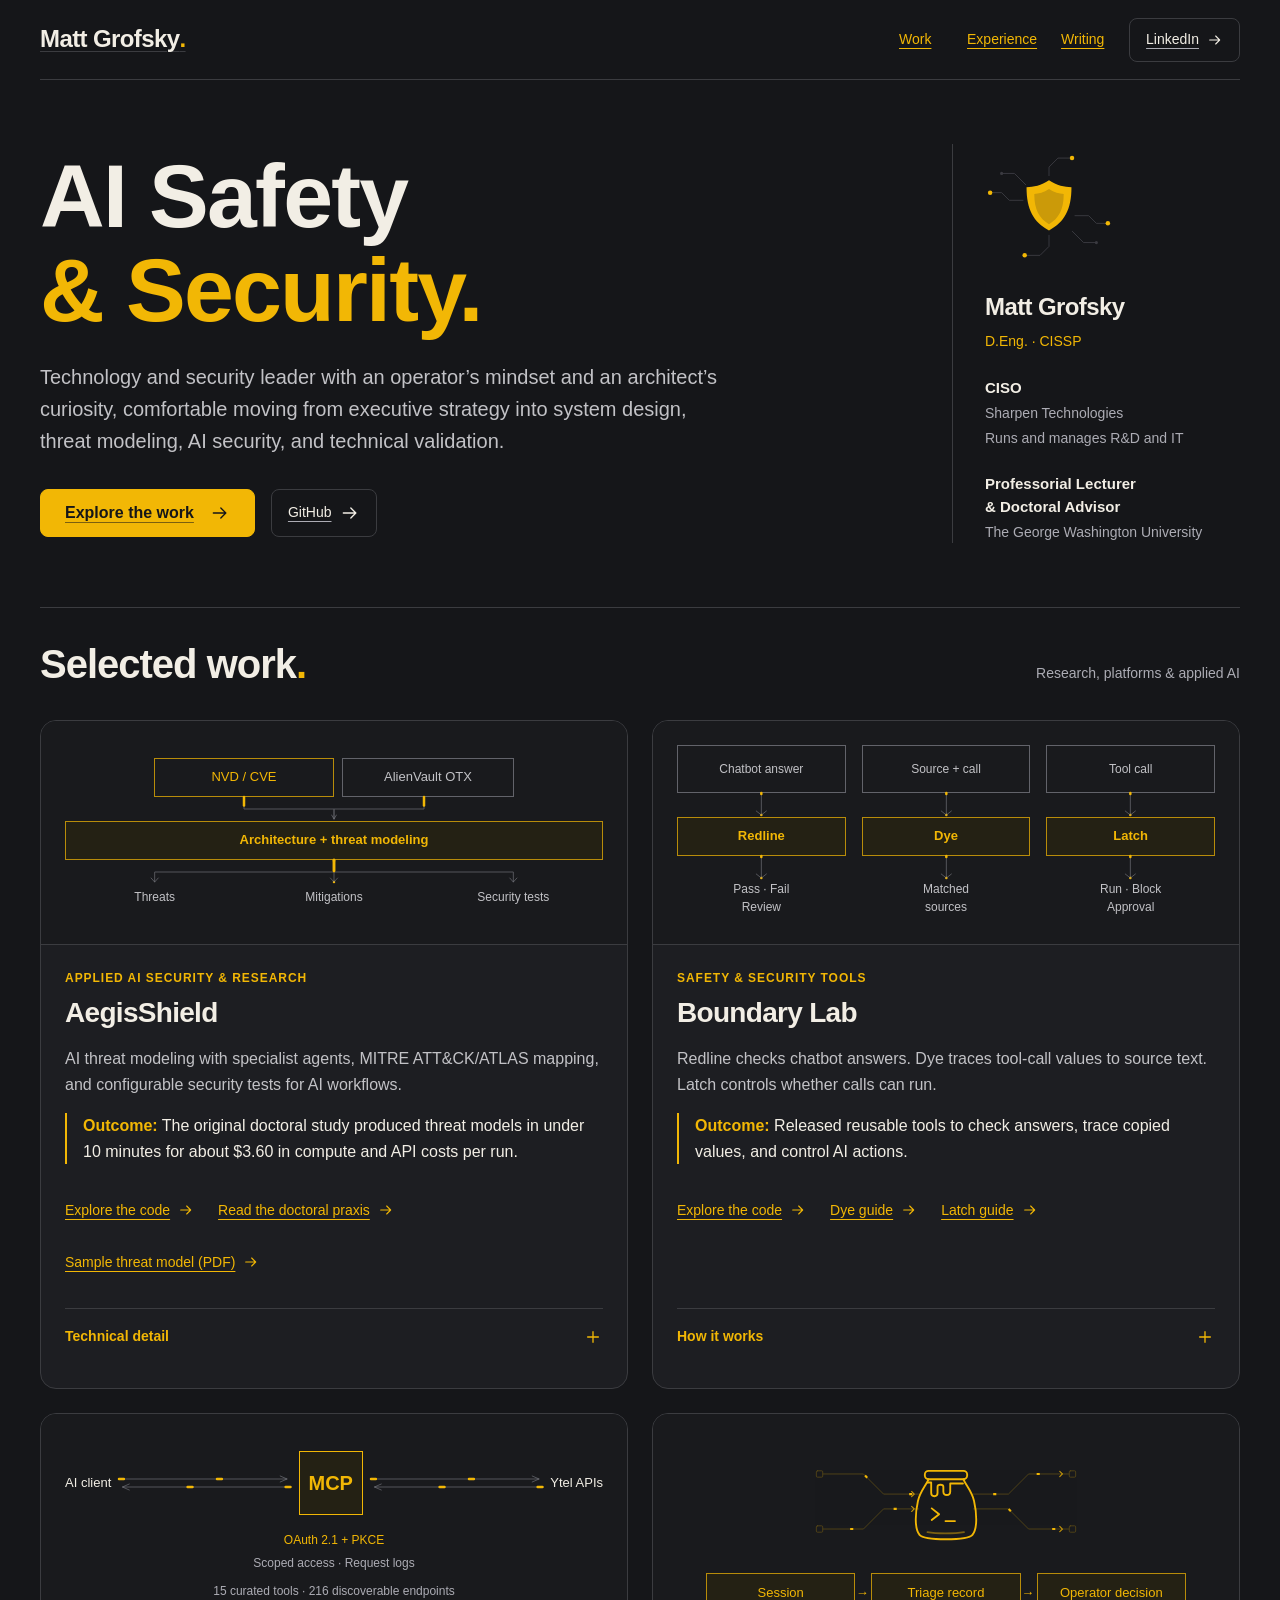
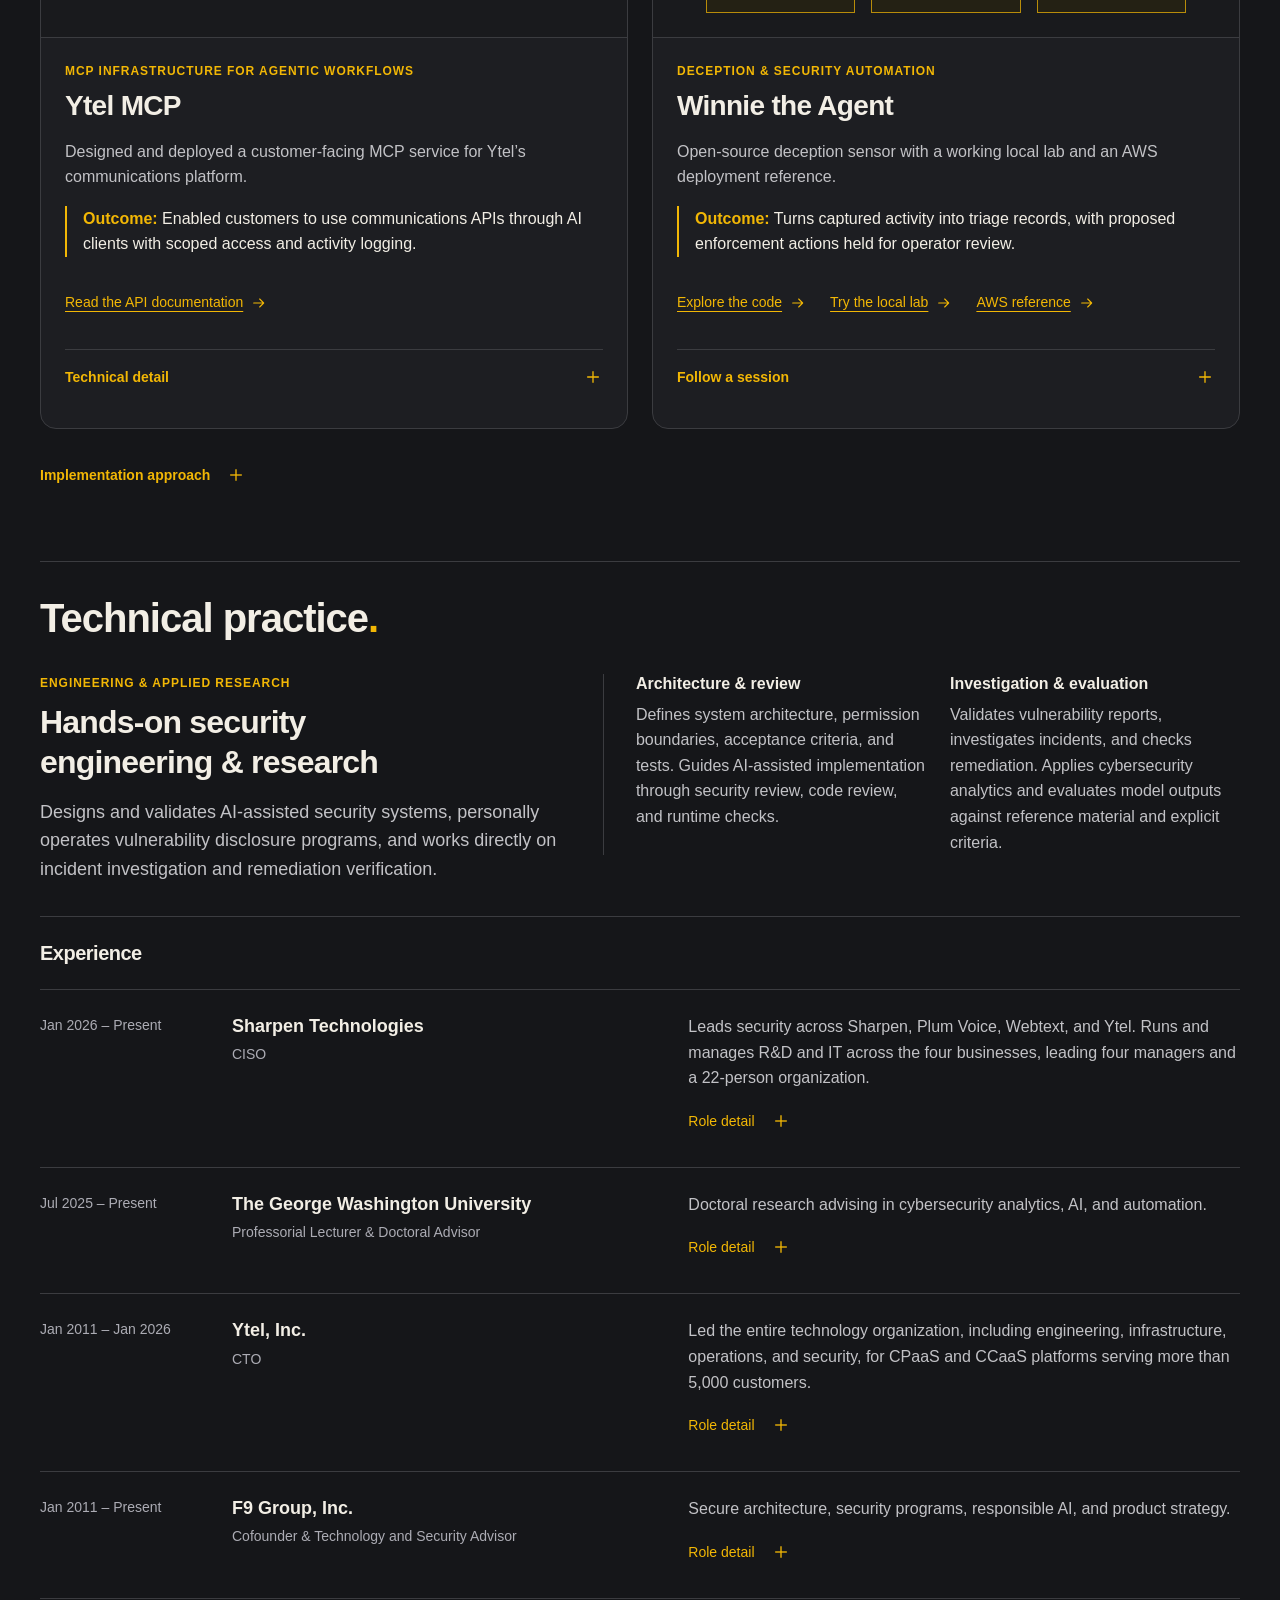
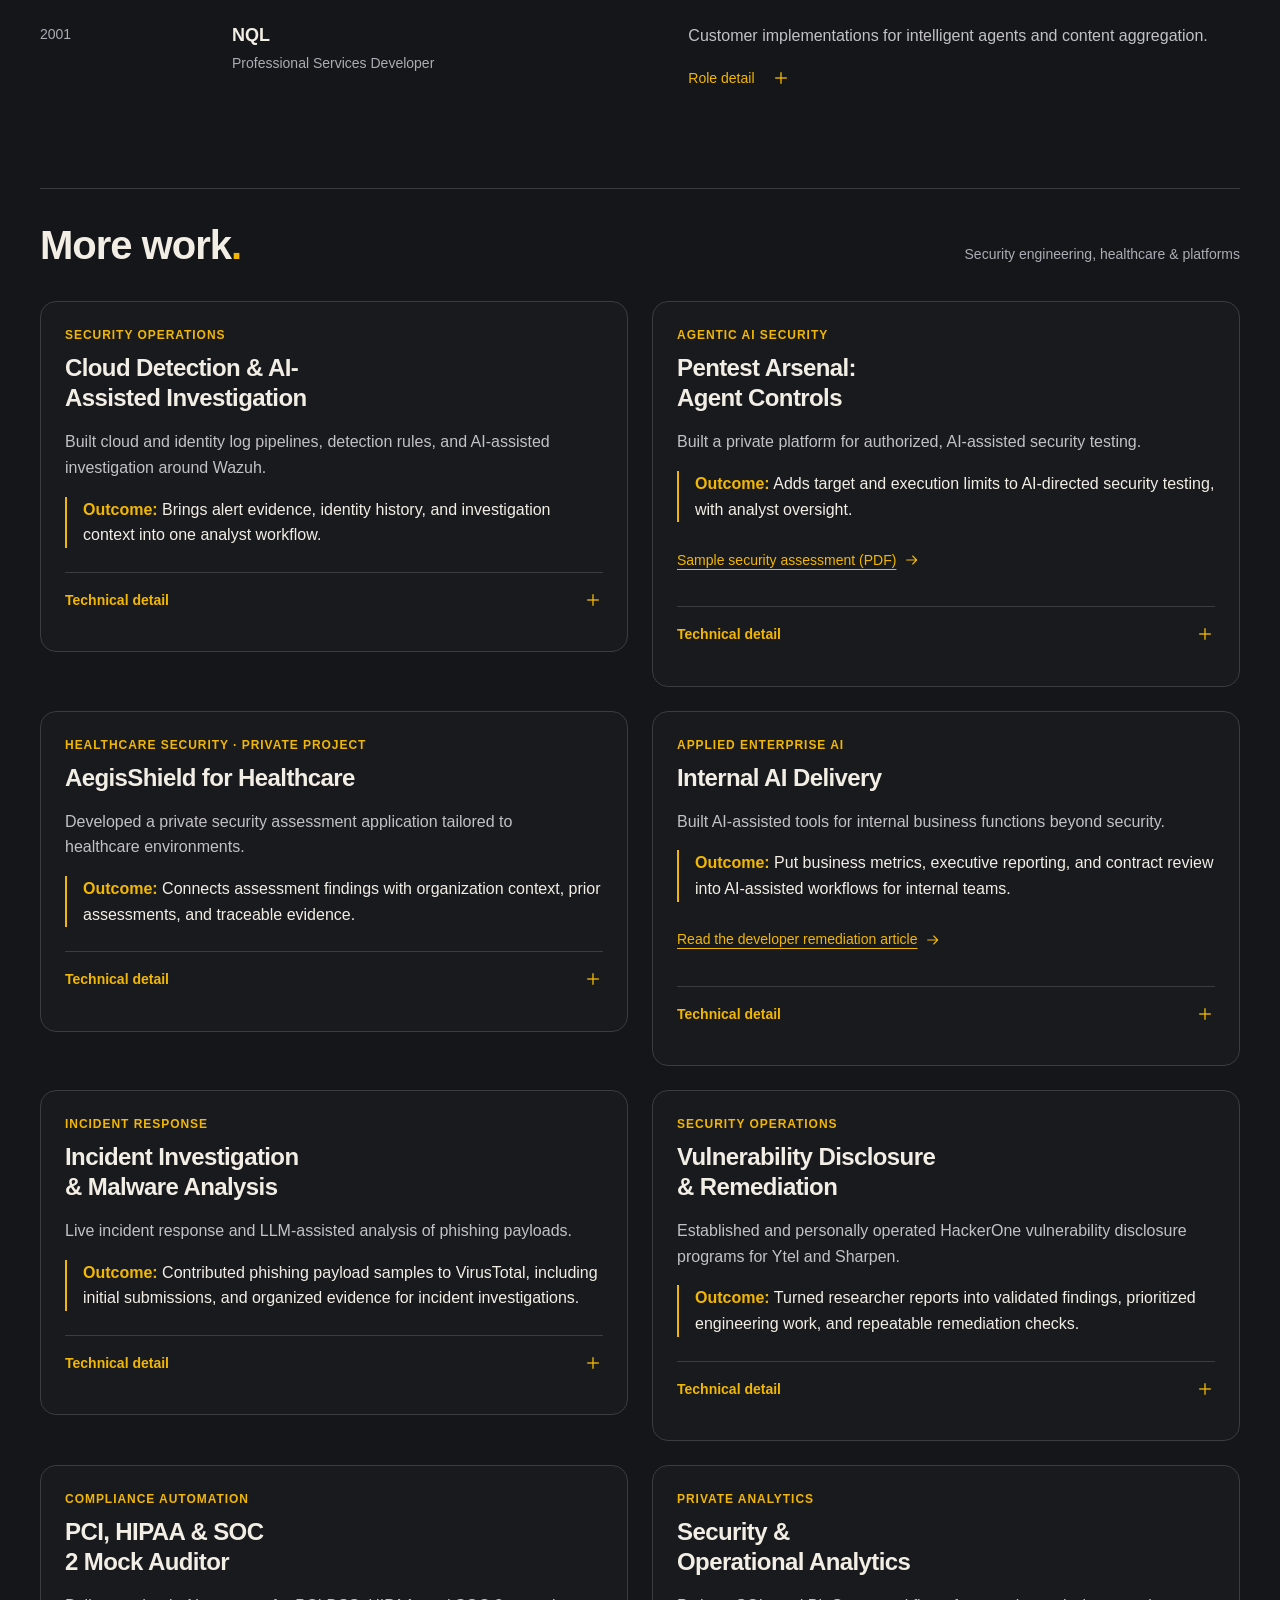
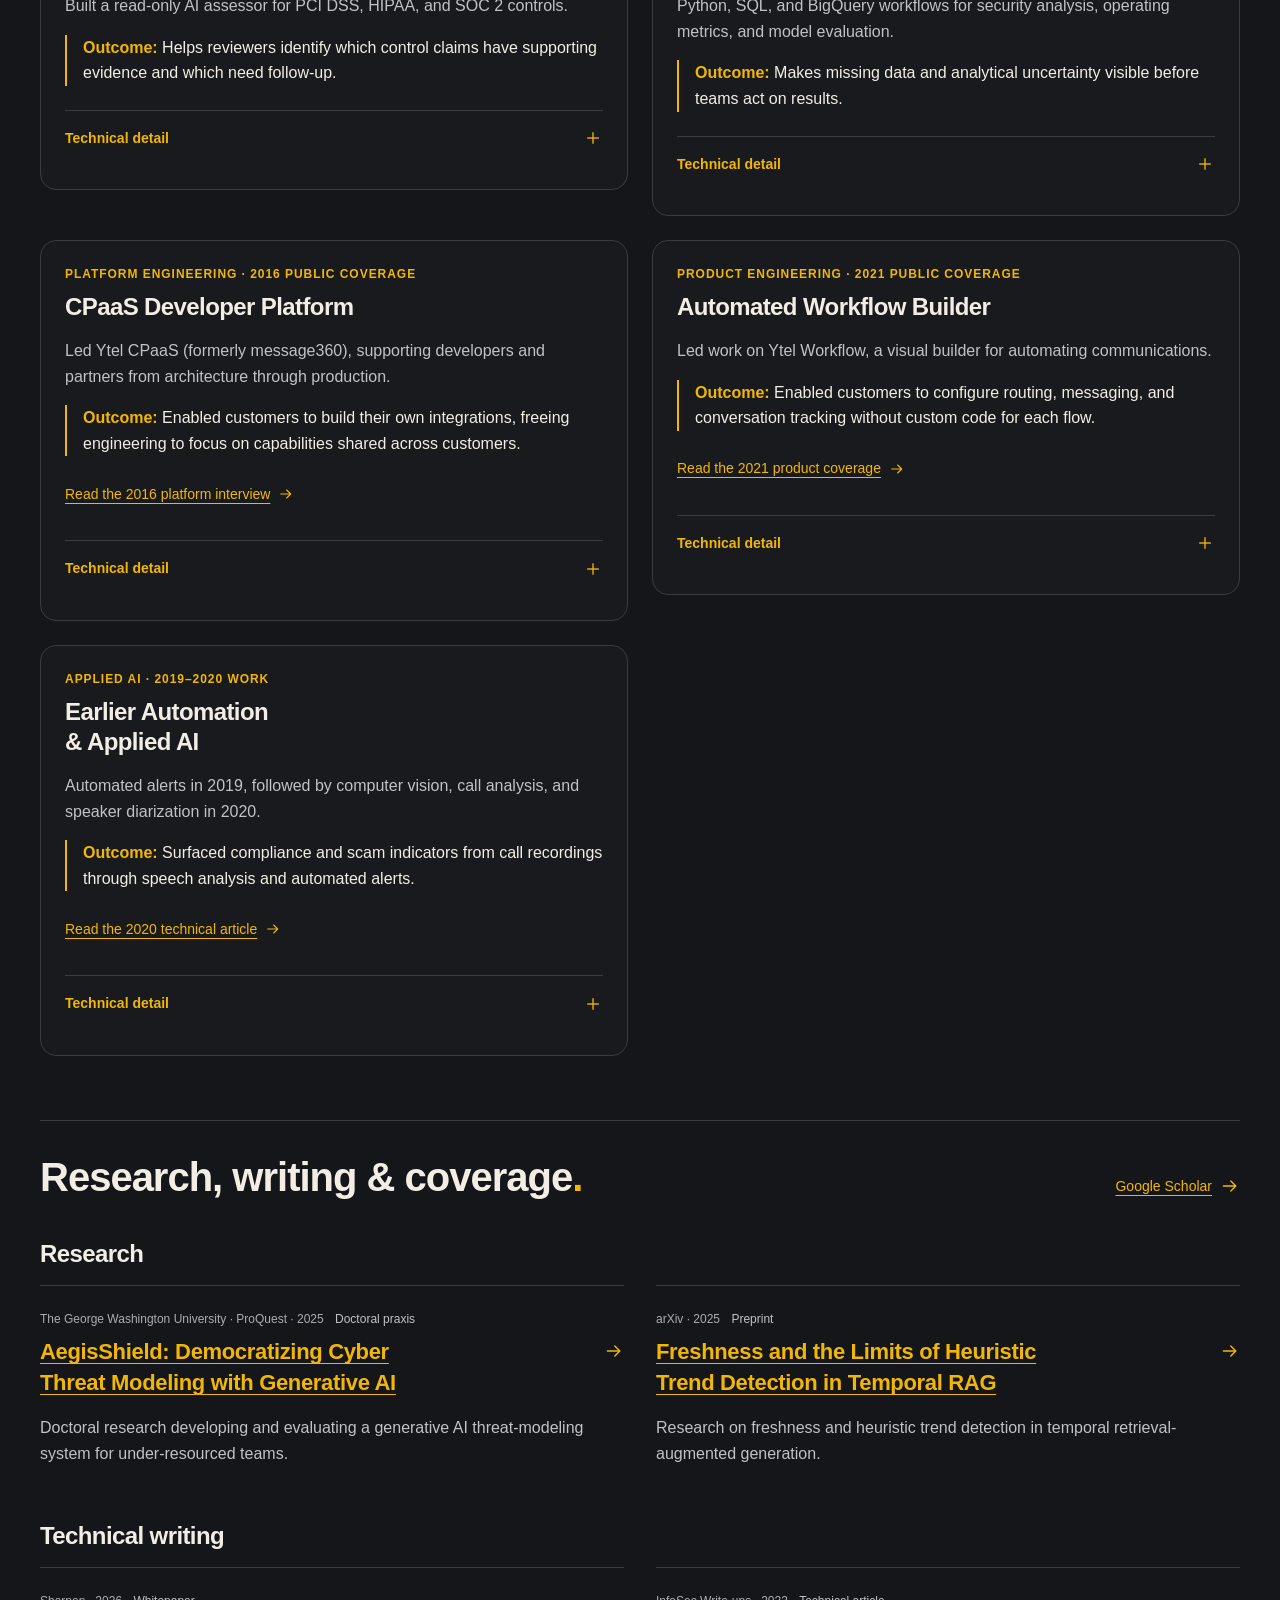
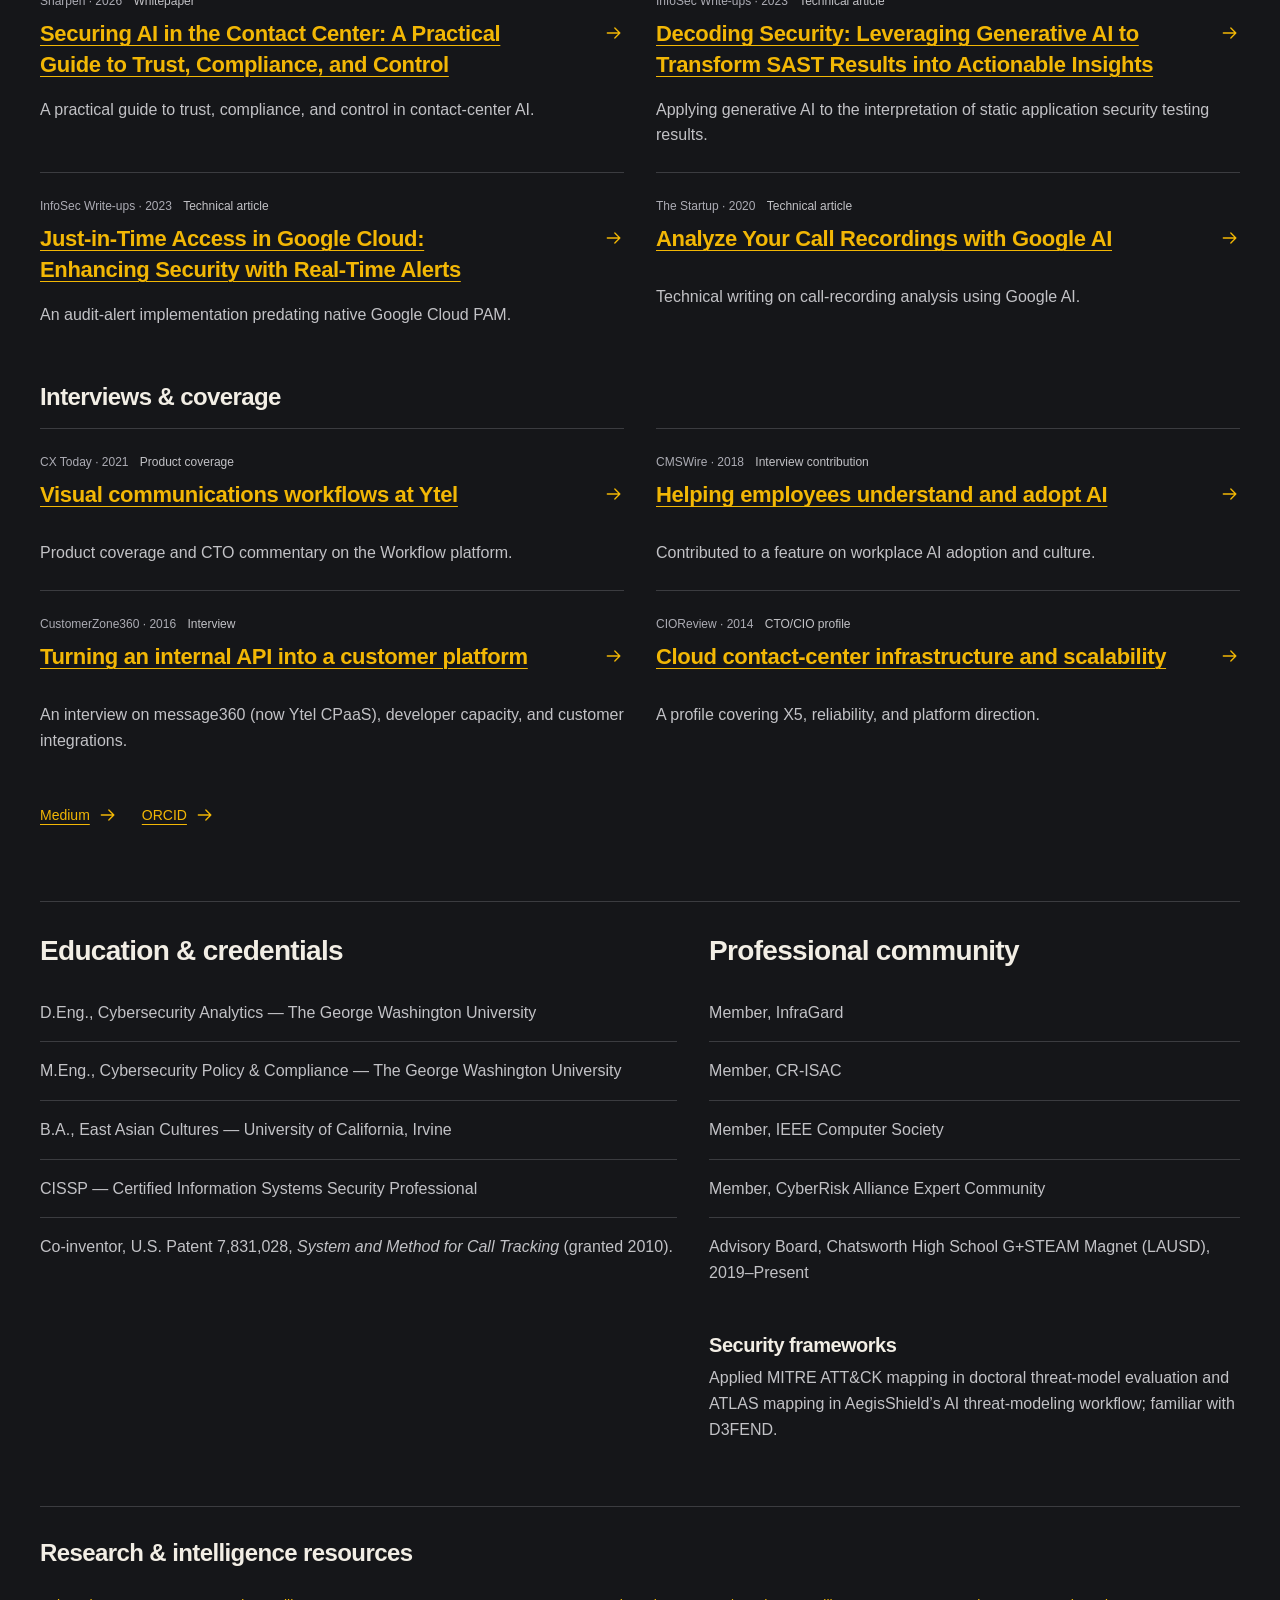
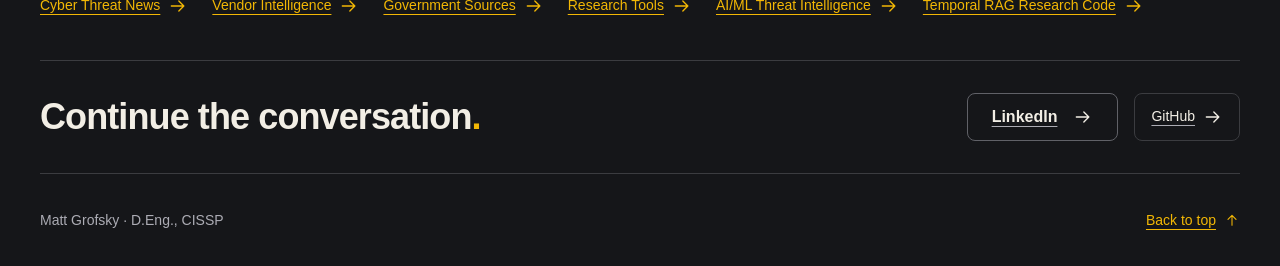
<file: index.html>
<!doctype html>
<html lang="en"><head><meta charset="utf-8"><meta name="viewport" content="width=device-width, initial-scale=1">
<meta name="robots" content="index, follow"><meta name="description" content="Matt Grofsky: CISO at Sharpen Technologies, leading security, R&amp;D, and IT across four businesses. AI safety, applied research, and secure developer platforms.">
<link rel="icon" href="favicon.svg" type="image/svg+xml"><link rel="stylesheet" href="style.css?v=618df9d779"><script src="site.js?v=edc79c3fe1" defer></script>
<title>AI Safety &amp; Security | Matt Grofsky</title>
<meta name="author" content="Matt Grofsky">
<meta name="keywords" content="Matt Grofsky, CISO, cybersecurity, AI security, developer platforms, application security, vulnerability management, threat modeling, AegisShield, NVD, CVE, AlienVault OTX, VirusTotal, malware analysis, MCP, agentic workflows, security automation, D.Eng, CISSP">
<meta property="og:title" content="Matt Grofsky, D.Eng., CISSP | AI Safety &amp; Security">
<meta property="og:description" content="CISO at Sharpen Technologies, running R&amp;D and IT across Sharpen, Plum Voice, Webtext, and Ytel. AI safety, security engineering, and applied research.">
<meta property="og:type" content="profile">
<meta property="og:site_name" content="Matt Grofsky">
<meta property="og:url" content="https://mgrofsky.github.io/">
<meta property="og:image" content="https://mgrofsky.github.io/og-card.png">
<meta property="og:image:width" content="1200">
<meta property="og:image:height" content="630">
<meta property="og:image:alt" content="Matt Grofsky, D.Eng., CISSP. Security, developer platforms, and AI-assisted operations. CISO, Sharpen Technologies.">
<meta property="profile:first_name" content="Matt">
<meta property="profile:last_name" content="Grofsky">
<meta name="twitter:card" content="summary_large_image">
<meta name="twitter:image" content="https://mgrofsky.github.io/og-card.png">
<meta name="twitter:image:alt" content="Matt Grofsky, D.Eng., CISSP. Security, developer platforms, and AI-assisted operations. CISO, Sharpen Technologies.">
<meta name="twitter:title" content="Matt Grofsky, D.Eng., CISSP | AI Safety &amp; Security">
<meta name="twitter:description" content="CISO at Sharpen Technologies, running R&amp;D and IT across Sharpen, Plum Voice, Webtext, and Ytel. AI safety, security engineering, and applied research.">
<link rel="canonical" href="https://mgrofsky.github.io/">
<meta name="theme-color" content="#151619">
<script type="application/ld+json">
{
  "@context": "https://schema.org",
  "@type": "ProfilePage",
  "@id": "https://mgrofsky.github.io/#profile-page",
  "url": "https://mgrofsky.github.io/",
  "name": "Matt Grofsky, D.Eng., CISSP | AI Safety and Security",
  "mainEntity": {
  "@type": "Person",
  "@id": "https://mgrofsky.github.io/#matt-grofsky",
  "name": "Matt Grofsky",
  "alternateName": "Matthew Grofsky",
  "honorificSuffix": "D.Eng., CISSP",
  "jobTitle": "Chief Information Security Officer",
  "worksFor": { "@type": "Organization", "name": "Sharpen Technologies", "url": "https://sharpencx.com/" },
  "alumniOf": [
    { "@type": "CollegeOrUniversity", "name": "The George Washington University" },
    { "@type": "CollegeOrUniversity", "name": "University of California, Irvine" }
  ],
  "knowsAbout": ["AI safety", "NVIDIA NeMo Guardrails", "garak workflow testing", "Agent security", "Cybersecurity", "AI-assisted security operations", "Application security", "Vulnerability management", "NVD and CVE retrieval", "AlienVault OTX threat intelligence", "Threat modeling", "Cloud security", "Incident response", "Malware analysis", "VirusTotal sample submission", "Developer platforms", "Engineering organization leadership"],
  "sameAs": [
    "https://www.linkedin.com/in/mattgrofsky",
    "https://github.com/mgrofsky",
    "https://scholar.google.com/citations?user=SQpoICUAAAAJ",
    "https://medium.com/@mgrofsky",
    "https://orcid.org/0009-0004-7540-391X"
  ]
  }
}
</script>
</head>
<body id="top"><a class="skip-link" href="#main">Skip to content</a>
<header class="site-header shell"><a class="brand" href="#top">Matt Grofsky<span>.</span></a><nav aria-label="Main navigation"><a class="nav-link" href="#selected-work">Work</a><a class="nav-link" href="#background">Experience</a><a class="nav-link" href="#writing">Writing</a><a class="nav-contact" href="https://www.linkedin.com/in/mattgrofsky" target="_blank" rel="noopener noreferrer">LinkedIn<svg viewBox="0 0 24 24" fill="none" aria-hidden="true"><path d="M4 12h15m-6-6 6 6-6 6" stroke="currentColor" stroke-width="1.6" stroke-linecap="round" stroke-linejoin="round"/></svg></a></nav></header>
<main id="main">
<section class="hero shell" aria-labelledby="hero-title"><div class="hero-copy"><h1 id="hero-title">AI Safety<br><span>&amp; Security.</span></h1>
<p class="hero-intro">Technology and security leader with an operator’s mindset and an architect’s curiosity, comfortable moving from executive strategy into system design, threat modeling, AI security, and technical validation.</p><div class="actions"><a class="button" href="#selected-work">Explore the work<svg viewBox="0 0 24 24" fill="none" aria-hidden="true"><path d="M4 12h15m-6-6 6 6-6 6" stroke="currentColor" stroke-width="1.6" stroke-linecap="round" stroke-linejoin="round"/></svg></a><a class="text-link" href="https://github.com/mgrofsky" target="_blank" rel="noopener noreferrer">GitHub<svg viewBox="0 0 24 24" fill="none" aria-hidden="true"><path d="M4 12h15m-6-6 6 6-6 6" stroke="currentColor" stroke-width="1.6" stroke-linecap="round" stroke-linejoin="round"/></svg></a></div></div>
<aside class="identity" aria-label="Professional background"><img class="identity-shield" src="hero-shield.svg" width="170" height="170" alt="" aria-hidden="true"><p class="identity-name">Matt Grofsky</p><p class="identity-credentials">D.Eng. · CISSP</p>
<div class="identity-role"><strong>CISO</strong><span>Sharpen Technologies</span><span>Runs and manages R&amp;D and IT</span></div><div class="identity-role"><strong>Professorial Lecturer<br>&amp; Doctoral Advisor</strong><span>The George Washington University</span></div></aside></section>
<section class="selected-work shell section" id="selected-work" aria-labelledby="work-title"><div class="section-heading"><h2 id="work-title">Selected work<span>.</span></h2><p>Research, platforms &amp; applied AI</p></div>
<div class="featured-grid"><article class="project-card featured-card" id="aegisshield">
      <div class="project-visual threat-visual" role="img" aria-label="NVD and CVE records, AlienVault OTX, and architecture context feed threat modeling to produce threats, mitigations, and security tests.">
          <div class="diagram-inputs"><span>NVD / CVE</span><span>AlienVault OTX</span></div>
          <svg class="flow-connector input-flow" viewBox="0 0 600 24" preserveAspectRatio="none" fill="none" aria-hidden="true" focusable="false"><g class="flow-tracks"><path d="M150 0V12H300V22"/><path d="M450 0V12H300V22"/></g><g><path class="flow-packet" pathLength="100" d="M150 0V12H300V22" style="animation-delay:0s"/><path class="flow-packet" pathLength="100" d="M450 0V12H300V22" style="animation-delay:-0.6s"/></g><g class="flow-arrows"><path d="M296 18L300 22L304 18"/></g></svg><div class="diagram-engine">Architecture + threat modeling</div><svg class="flow-connector " viewBox="0 0 600 24" preserveAspectRatio="none" fill="none" aria-hidden="true" focusable="false"><g class="flow-tracks"><path d="M300 0V12H100V22"/><path d="M300 0V22"/><path d="M300 0V12H500V22"/></g><g><path class="flow-packet" pathLength="100" d="M300 0V12H100V22" style="animation-delay:-2s"/><path class="flow-packet" pathLength="100" d="M300 0V22" style="animation-delay:-2.6s"/><path class="flow-packet" pathLength="100" d="M300 0V12H500V22" style="animation-delay:-3.2s"/></g><g class="flow-arrows"><path d="M96 18L100 22L104 18"/><path d="M296 18L300 22L304 18"/><path d="M496 18L500 22L504 18"/></g></svg>
          <div class="diagram-outputs"><span>Threats</span><span>Mitigations</span><span>Security tests</span></div>
        </div><div class="project-copy"><p class="category">Applied AI security &amp; research</p>
      <h3>AegisShield</h3><p class="project-summary">AI threat modeling with specialist agents, MITRE ATT&amp;CK/ATLAS mapping, and configurable security tests for AI workflows.</p><p class="project-outcome"><strong>Outcome:</strong> The original doctoral study produced threat models in under 10 minutes for about $3.60 in compute and API costs per run.</p>
      <div class="project-links"><a class="text-link" href="https://github.com/mgrofsky/AegisShield" target="_blank" rel="noopener noreferrer">Explore the code<svg viewBox="0 0 24 24" fill="none" aria-hidden="true"><path d="M4 12h15m-6-6 6 6-6 6" stroke="currentColor" stroke-width="1.6" stroke-linecap="round" stroke-linejoin="round"/></svg></a><a class="text-link" href="https://www.proquest.com/docview/3233915741" target="_blank" rel="noopener noreferrer">Read the doctoral praxis<svg viewBox="0 0 24 24" fill="none" aria-hidden="true"><path d="M4 12h15m-6-6 6 6-6 6" stroke="currentColor" stroke-width="1.6" stroke-linecap="round" stroke-linejoin="round"/></svg></a><a class="text-link" href="samples/sample-aegisshield-threat-model.pdf" target="_blank" rel="noopener noreferrer">Sample threat model (PDF)<svg viewBox="0 0 24 24" fill="none" aria-hidden="true"><path d="M4 12h15m-6-6 6 6-6 6" stroke="currentColor" stroke-width="1.6" stroke-linecap="round" stroke-linejoin="round"/></svg></a></div><details class="project-detail" id="aegisshield-details"><summary><span>Technical detail</span><svg class="disclosure-icon" viewBox="0 0 24 24" fill="none" aria-hidden="true"><path d="M5 12h14" stroke="currentColor" stroke-width="1.6"/><path class="plus-stem" d="M12 5v14" stroke="currentColor" stroke-width="1.6"/></svg></summary><div class="detail-copy"><div><h4>Threat modeling</h4><p>A lead coordinates specialist analysis and review, using NVD/CVE and AlienVault OTX context. ATT&amp;CK and ATLAS mappings are checked against their catalogs, with ATLAS mitigations and case studies linked to AI-system threats.</p></div><div><h4>AI workflow checks</h4><p>NeMo Guardrails runs custom checks for injected instructions, prompt leakage, sensitive output, and unsafe markup. garak tests a supplied system prompt and selected model, with safeguards on or off. These scans do not test deployed tools or retrieval.</p></div><div><h4>Supporting tools</h4><p>Adds vulnerability lookup with KEV and EPSS context, policy drafting, and packet-capture summaries. Supports Claude, Amazon Bedrock, OpenAI, and Gemini.</p></div><div><h4>Research &amp; evaluation</h4><p>Original doctoral research evaluated 8,100 generated threats across 15 case studies. The rewritten app has separate safeguard tests using a simulated model; real-model attack resistance has not been measured.</p></div><div><h4>Sample artifact</h4><p>Generated analysis of a non-production dialer using the standard AegisShield pipeline with NVD and AlienVault OTX context. Predicted threats require validation.</p></div></div></details></div></article><article class="project-card featured-card" id="guardrail-eval">
      <div class="project-visual boundary-visual" role="img" aria-label="Three independent data flows: chatbot answers through Redline, source and tool-call values through Dye, and tool calls through Latch for execution, blocking, or approval."><div class="boundary-path"><div class="boundary-input">Chatbot answer</div><svg class="flow-connector " viewBox="0 0 100 24" preserveAspectRatio="none" fill="none" aria-hidden="true" focusable="false"><g class="flow-tracks"><path d="M50 0V22"/></g><g><path class="flow-packet" pathLength="100" d="M50 0V22" style="animation-delay:0s"/></g><g class="flow-arrows"><path d="M47 18L50 22L53 18"/></g></svg><div class="diagram-engine">Redline</div><svg class="flow-connector " viewBox="0 0 100 24" preserveAspectRatio="none" fill="none" aria-hidden="true" focusable="false"><g class="flow-tracks"><path d="M50 0V22"/></g><g><path class="flow-packet" pathLength="100" d="M50 0V22" style="animation-delay:-2s"/></g><g class="flow-arrows"><path d="M47 18L50 22L53 18"/></g></svg><div class="boundary-result">Pass · Fail<br>Review</div></div><div class="boundary-path"><div class="boundary-input">Source + call</div><svg class="flow-connector " viewBox="0 0 100 24" preserveAspectRatio="none" fill="none" aria-hidden="true" focusable="false"><g class="flow-tracks"><path d="M50 0V22"/></g><g><path class="flow-packet" pathLength="100" d="M50 0V22" style="animation-delay:-0.8s"/></g><g class="flow-arrows"><path d="M47 18L50 22L53 18"/></g></svg><div class="diagram-engine">Dye</div><svg class="flow-connector " viewBox="0 0 100 24" preserveAspectRatio="none" fill="none" aria-hidden="true" focusable="false"><g class="flow-tracks"><path d="M50 0V22"/></g><g><path class="flow-packet" pathLength="100" d="M50 0V22" style="animation-delay:-2.8s"/></g><g class="flow-arrows"><path d="M47 18L50 22L53 18"/></g></svg><div class="boundary-result">Matched<br>sources</div></div><div class="boundary-path"><div class="boundary-input">Tool call</div><svg class="flow-connector " viewBox="0 0 100 24" preserveAspectRatio="none" fill="none" aria-hidden="true" focusable="false"><g class="flow-tracks"><path d="M50 0V22"/></g><g><path class="flow-packet" pathLength="100" d="M50 0V22" style="animation-delay:-1.6s"/></g><g class="flow-arrows"><path d="M47 18L50 22L53 18"/></g></svg><div class="diagram-engine">Latch</div><svg class="flow-connector " viewBox="0 0 100 24" preserveAspectRatio="none" fill="none" aria-hidden="true" focusable="false"><g class="flow-tracks"><path d="M50 0V22"/></g><g><path class="flow-packet" pathLength="100" d="M50 0V22" style="animation-delay:-3.6s"/></g><g class="flow-arrows"><path d="M47 18L50 22L53 18"/></g></svg><div class="boundary-result">Run · Block<br>Approval</div></div></div><div class="project-copy"><p class="category">Safety &amp; security tools</p>
      <h3>Boundary Lab</h3><p class="project-summary">Redline checks chatbot answers. Dye traces tool-call values to source text. Latch controls whether calls can run.</p>
      <p class="project-outcome"><strong>Outcome:</strong> Released reusable tools to check answers, trace copied values, and control AI actions.</p>
      <div class="project-links"><a class="text-link" href="https://github.com/mgrofsky/boundary-lab" target="_blank" rel="noopener noreferrer">Explore the code<svg viewBox="0 0 24 24" fill="none" aria-hidden="true"><path d="M4 12h15m-6-6 6 6-6 6" stroke="currentColor" stroke-width="1.6" stroke-linecap="round" stroke-linejoin="round"/></svg></a><a class="text-link" href="https://github.com/mgrofsky/boundary-lab/tree/main/tools/dye" target="_blank" rel="noopener noreferrer">Dye guide<svg viewBox="0 0 24 24" fill="none" aria-hidden="true"><path d="M4 12h15m-6-6 6 6-6 6" stroke="currentColor" stroke-width="1.6" stroke-linecap="round" stroke-linejoin="round"/></svg></a><a class="text-link" href="https://github.com/mgrofsky/boundary-lab/tree/main/tools/latch" target="_blank" rel="noopener noreferrer">Latch guide<svg viewBox="0 0 24 24" fill="none" aria-hidden="true"><path d="M4 12h15m-6-6 6 6-6 6" stroke="currentColor" stroke-width="1.6" stroke-linecap="round" stroke-linejoin="round"/></svg></a></div><details class="project-detail" id="guardrail-eval-details"><summary><span>How it works</span><svg class="disclosure-icon" viewBox="0 0 24 24" fill="none" aria-hidden="true"><path d="M5 12h14" stroke="currentColor" stroke-width="1.6"/><path class="plus-stem" d="M12 5v14" stroke="currentColor" stroke-width="1.6"/></svg></summary><div class="detail-copy"><div><h4>Redline</h4><p>Tests chatbot answers against written rules and reports missed problems and false alarms.</p></div><div><h4>Dye</h4><p>Matches tool-call values to marked source text, such as tickets, emails, and web pages. These matches help an app review copied values; they do not detect every form of prompt injection.</p></div><div><h4>Latch</h4><p>Checks permissions, approvals, and action limits before a tool call runs. It can also use Dye&#x27;s report to block calls that act on copied values.</p></div></div></details></div></article><article class="project-card featured-card" id="secure-mcp">
      <div class="project-visual mcp-visual" role="img" aria-label="Requests and responses flow between an AI client, the Ytel MCP service, and communications APIs, with OAuth 2.1 and PKCE controlling access.">
          <div class="mcp-flow"><span>AI client</span><svg class="flow-connector mcp-connector" viewBox="0 0 100 16" preserveAspectRatio="none" fill="none" aria-hidden="true" focusable="false"><g class="flow-tracks"><path d="M0 4H98"/><path d="M100 12H2"/></g><g><path class="flow-packet" pathLength="100" d="M0 4H98" style="animation-delay:0s"/><path class="flow-packet" pathLength="100" d="M100 12H2" style="animation-delay:-0.6s"/></g><g class="flow-arrows"><path d="M94 1L98 4L94 7"/><path d="M6 9L2 12L6 15"/></g></svg><strong>MCP</strong><svg class="flow-connector mcp-connector" viewBox="0 0 100 16" preserveAspectRatio="none" fill="none" aria-hidden="true" focusable="false"><g class="flow-tracks"><path d="M0 4H98"/><path d="M100 12H2"/></g><g><path class="flow-packet" pathLength="100" d="M0 4H98" style="animation-delay:-2s"/><path class="flow-packet" pathLength="100" d="M100 12H2" style="animation-delay:-2.6s"/></g><g class="flow-arrows"><path d="M94 1L98 4L94 7"/><path d="M6 9L2 12L6 15"/></g></svg><span>Ytel APIs</span></div>
          <div class="control-boundary"><span>OAuth 2.1 + PKCE</span><span>Scoped access · Request logs</span></div>
          <p class="diagram-caption">15 curated tools · 216 discoverable endpoints</p>
        </div><div class="project-copy"><p class="category">MCP infrastructure for agentic workflows</p>
      <h3>Ytel MCP</h3><p class="project-summary">Designed and deployed a customer-facing MCP service for Ytel’s communications platform.</p>
      <p class="project-outcome"><strong>Outcome:</strong> Enabled customers to use communications APIs through AI clients with scoped access and activity logging.</p>
      <div class="project-links"><a class="text-link" href="https://api-docs.ytel.com/" target="_blank" rel="noopener noreferrer">Read the API documentation<svg viewBox="0 0 24 24" fill="none" aria-hidden="true"><path d="M4 12h15m-6-6 6 6-6 6" stroke="currentColor" stroke-width="1.6" stroke-linecap="round" stroke-linejoin="round"/></svg></a></div><details class="project-detail" id="secure-mcp-details"><summary><span>Technical detail</span><svg class="disclosure-icon" viewBox="0 0 24 24" fill="none" aria-hidden="true"><path d="M5 12h14" stroke="currentColor" stroke-width="1.6"/><path class="plus-stem" d="M12 5v14" stroke="currentColor" stroke-width="1.6"/></svg></summary><div class="detail-copy"><div><h4>Reach</h4><p>Designed and deployed an MCP service with 15 curated tools and discovery across 216 REST endpoints.</p></div><div><h4>Controls</h4><p>OAuth 2.1, PKCE, encrypted tokens, scoped permissions, request logging, automated tests, and stateless cloud deployment.</p></div></div></details></div></article><article class="project-card featured-card" id="winnie-the-agent">
      <div class="project-visual winnie-visual"><svg xmlns="http://www.w3.org/2000/svg" class="honeypot-scene" viewBox="0 0 560 240" fill="none" role="img" aria-labelledby="honeypot-title honeypot-description">
  <title id="honeypot-title">Winnie the Agent honeypot</title>
  <desc id="honeypot-description">A small yellow honey pot with data flowing into it from the left and back out on the right.</desc>
  <g aria-hidden="true" stroke="#f2b705" stroke-linecap="round" stroke-linejoin="round">
    <g stroke-width="1.5" opacity=".3">
      <path d="M48 68h76l38 38h66"/>
      <path d="M48 172h76l38-38h66"/>
      <path d="M332 106h66l38-38h76"/>
      <path d="M332 134h66l38 38h76"/>
      <rect x="35" y="62" width="12" height="12" rx="2"/>
      <rect x="35" y="166" width="12" height="12" rx="2"/>
      <rect x="513" y="62" width="12" height="12" rx="2"/>
      <rect x="513" y="166" width="12" height="12" rx="2"/>
    </g>
    <g class="data-streams" stroke-width="4" stroke-linecap="butt">
      <path class="stream-packet packet-one" pathLength="100" stroke-dasharray="3 47" stroke-dashoffset="9" d="M48 68h76l38 38h66"/>
      <path class="stream-packet packet-two" pathLength="100" stroke-dasharray="3 47" stroke-dashoffset="24" d="M48 172h76l38-38h66"/>
      <path class="stream-packet packet-three" pathLength="100" stroke-dasharray="3 47" stroke-dashoffset="31" d="M332 106h66l38-38h76"/>
      <path class="stream-packet packet-four" pathLength="100" stroke-dasharray="3 47" stroke-dashoffset="16" d="M332 134h66l38 38h76"/>
    </g>
    <g stroke-width="2" opacity=".8">
      <path d="m215 101 5 5-5 5m0 18 5 5-5 5"/>
      <path d="m495 63 5 5-5 5m0 94 5 5-5 5"/>
    </g>
    <g stroke-width="3.5">
      <path d="M247 78c-5 12-16 23-20 41-5 22-7 52 3 64 9 11 91 11 100 0 10-12 8-42 3-64-4-18-15-29-20-41"/>
      <rect x="240" y="62" width="80" height="16" rx="7"/>
      <path d="M245 84h7v20c0 8 12 8 12 0V92c0-5 11-5 11 0v9c0 9 13 9 13 0V86h24"/>
      <path d="m253 133 14 11-14 11m26 2h18"/>
      <path d="M245 178c17 3 51 3 69 0" opacity=".45"/>
    </g>
  </g>
</svg><ol class="winnie-flow" aria-label="Session review workflow"><li>Session</li><li>Triage record</li><li>Operator decision</li></ol></div><div class="project-copy"><p class="category">Deception &amp; security automation</p>
      <h3>Winnie the Agent</h3><p class="project-summary">Open-source deception sensor with a working local lab and an AWS deployment reference.</p><p class="project-outcome"><strong>Outcome:</strong> Turns captured activity into triage records, with proposed enforcement actions held for operator review.</p>
      <div class="project-links"><a class="text-link" href="https://github.com/mgrofsky/winnie-the-agent" target="_blank" rel="noopener noreferrer">Explore the code<svg viewBox="0 0 24 24" fill="none" aria-hidden="true"><path d="M4 12h15m-6-6 6 6-6 6" stroke="currentColor" stroke-width="1.6" stroke-linecap="round" stroke-linejoin="round"/></svg></a><a class="text-link" href="https://github.com/mgrofsky/winnie-the-agent/releases/tag/v0.1.0" target="_blank" rel="noopener noreferrer">Try the local lab<svg viewBox="0 0 24 24" fill="none" aria-hidden="true"><path d="M4 12h15m-6-6 6 6-6 6" stroke="currentColor" stroke-width="1.6" stroke-linecap="round" stroke-linejoin="round"/></svg></a><a class="text-link" href="https://github.com/mgrofsky/winnie-the-agent/blob/main/deploy/aws/README.md" target="_blank" rel="noopener noreferrer">AWS reference<svg viewBox="0 0 24 24" fill="none" aria-hidden="true"><path d="M4 12h15m-6-6 6 6-6 6" stroke="currentColor" stroke-width="1.6" stroke-linecap="round" stroke-linejoin="round"/></svg></a></div><details class="project-detail" id="winnie-the-agent-details"><summary><span>Follow a session</span><svg class="disclosure-icon" viewBox="0 0 24 24" fill="none" aria-hidden="true"><path d="M5 12h14" stroke="currentColor" stroke-width="1.6"/><path class="plus-stem" d="M12 5v14" stroke="currentColor" stroke-width="1.6"/></svg></summary><div class="detail-copy"><div><h4>1. SSH session</h4><p>Inspect logins, commands, and the decoy&#x27;s recorded replies.</p></div><div><h4>2. Triage record</h4><p>Review what happened, the supporting signals, the assessment, and what was not observed.</p></div><div><h4>3. Operator decision</h4><p>Approve or reject a queued response. Decisions are recorded; enforcement requires approval. Local decoy reactions can run automatically.</p></div><div><h4>Built on DECEIVE</h4><p>Extended Cisco Talos&#x27;s DECEIVE SSH honeypot into a multi-protocol deception platform with six configurable environments, session triage, and human-approved response workflows.</p></div><div><h4>Run it locally or explore AWS</h4><p>The Docker lab runs without model credentials. The isolated AWS deployment reference shows how to contain the sensor, constrain network access, and export events.</p></div></div></details></div></article></div>
<details class="project-detail build-approach" id="implementation-details"><summary><span>Implementation approach</span><svg class="disclosure-icon" viewBox="0 0 24 24" fill="none" aria-hidden="true"><path d="M5 12h14" stroke="currentColor" stroke-width="1.6"/><path class="plus-stem" d="M12 5v14" stroke="currentColor" stroke-width="1.6"/></svg></summary><div class="detail-copy"><p>Human-led architecture, planning, security review, and QA; LLM-assisted implementation.</p></div></details></section>
<section class="leadership section shell" id="background" aria-labelledby="leadership-title"><div class="section-heading"><h2 id="leadership-title">Technical practice<span>.</span></h2></div>
<div class="leadership-grid"><div class="leadership-practice"><p class="category">Engineering &amp; applied research</p><h3>Hands-on security engineering &amp; research</h3><p class="leadership-opening">Designs and validates AI-assisted security systems, personally operates vulnerability disclosure programs, and works directly on incident investigation and remediation verification.</p></div>
<div class="leadership-notes"><div><h4>Architecture &amp; review</h4><p>Defines system architecture, permission boundaries, acceptance criteria, and tests. Guides AI-assisted implementation through security review, code review, and runtime checks.</p></div><div><h4>Investigation &amp; evaluation</h4><p>Validates vulnerability reports, investigates incidents, and checks remediation. Applies cybersecurity analytics and evaluates model outputs against reference material and explicit criteria.</p></div></div>
</div>
<section class="experience" id="background-details" aria-labelledby="experience-title"><h3 id="experience-title">Experience</h3><article class="role"><p class="role-dates">Jan 2026 – Present</p><div class="role-identity"><h4>Sharpen Technologies</h4><p>CISO</p></div>
      <div class="role-description"><p>Leads security across Sharpen, Plum Voice, Webtext, and Ytel. Runs and manages R&amp;D and IT across the four businesses, leading four managers and a 22-person organization.</p><details class="role-detail"><summary>Role detail <svg class="disclosure-icon" viewBox="0 0 24 24" fill="none" aria-hidden="true"><path d="M5 12h14" stroke="currentColor" stroke-width="1.6"/><path class="plus-stem" d="M12 5v14" stroke="currentColor" stroke-width="1.6"/></svg></summary><div class="detail-copy"><p>Chief Information Security Officer</p><p>Leads security across Sharpen, Plum Voice, Webtext, and Ytel. Runs and manages R&amp;D and IT across the four businesses, with responsibility for engineering, CloudOps, and product management. Following Sharpen&#x27;s acquisition of Ytel, established a shared security operating model and maturity rubric across the four businesses, separating documented controls from operating effectiveness and turning findings into prioritized engineering and integration roadmaps.</p><p>Runs the security function as its sole dedicated practitioner under PCI DSS, HIPAA, and SOC 2 obligations. Leads secure design review, SAST, SCA, secrets and container scanning, external penetration testing, SIEM and endpoint security, incident response, risk acceptance, and verified remediation.</p><p>Uses concurrent traffic-split tests to evaluate reliability changes. Requires clear metric definitions, sources, time windows, and missing-data handling before acting on operating data.</p><p>Reports to the CEO and manages four managers and a 22-person organization across Sharpen, Ytel, Plum Voice, and Webtext.</p><p>Product management sets delivery priorities. Matt makes the final call when priorities conflict, requiring options to clear risk and reuse standards before weighing cost-benefit return, impact against complexity, and mission alignment.</p><p>Coaches engineers to own SLOs, SLIs, and error budgets. Across the career: roughly 200 hires over 20 years, with organizations of up to 40 people.</p></div></details></div></article><article class="role"><p class="role-dates">Jul 2025 – Present</p><div class="role-identity"><h4>The George Washington University</h4><p>Professorial Lecturer &amp; Doctoral Advisor</p></div>
      <div class="role-description"><p>Doctoral research advising in cybersecurity analytics, AI, and automation.</p><details class="role-detail"><summary>Role detail <svg class="disclosure-icon" viewBox="0 0 24 24" fill="none" aria-hidden="true"><path d="M5 12h14" stroke="currentColor" stroke-width="1.6"/><path class="plus-stem" d="M12 5v14" stroke="currentColor" stroke-width="1.6"/></svg></summary><div class="detail-copy"><p>Professorial Lecturer in Engineering and Applied Science; Doctoral Advisor, Cybersecurity Analytics</p><p>Advises Doctor of Engineering candidates conducting applied cybersecurity research at the intersection of analytics, AI, and automation. Guides problem framing, methodology, evaluation, and practical application, and serves as a voting member on praxis defense committees.</p></div></details></div></article><article class="role"><p class="role-dates">Jan 2011 – Jan 2026</p><div class="role-identity"><h4>Ytel, Inc.</h4><p>CTO</p></div>
      <div class="role-description"><p>Led the entire technology organization, including engineering, infrastructure, operations, and security, for CPaaS and CCaaS platforms serving more than 5,000 customers.</p><details class="role-detail"><summary>Role detail <svg class="disclosure-icon" viewBox="0 0 24 24" fill="none" aria-hidden="true"><path d="M5 12h14" stroke="currentColor" stroke-width="1.6"/><path class="plus-stem" d="M12 5v14" stroke="currentColor" stroke-width="1.6"/></svg></summary><div class="detail-copy"><p>Chief Technology Officer</p><p>Led the entire technology organization, including software engineering, platform architecture, infrastructure, operations, and security. Built and led multidisciplinary teams supporting CPaaS and CCaaS platforms serving more than 5,000 customers. Established the platform&#x27;s security and trust foundation across cloud architecture, incident response, STIR/SHAKEN, TCPA, and protection of PII and CPNI.</p></div></details></div></article><article class="role"><p class="role-dates">Jan 2011 – Present</p><div class="role-identity"><h4>F9 Group, Inc.</h4><p>Cofounder &amp; Technology and Security Advisor</p></div>
      <div class="role-description"><p>Secure architecture, security programs, responsible AI, and product strategy.</p><details class="role-detail"><summary>Role detail <svg class="disclosure-icon" viewBox="0 0 24 24" fill="none" aria-hidden="true"><path d="M5 12h14" stroke="currentColor" stroke-width="1.6"/><path class="plus-stem" d="M12 5v14" stroke="currentColor" stroke-width="1.6"/></svg></summary><div class="detail-copy"><p>Cofounder &amp; Technology and Security Advisor</p><p>Advises SaaS, contact-center, and cloud organizations on secure architecture, security programs, incident preparedness, responsible AI, and product strategy through a two-officer consulting company.</p></div></details></div></article><article class="role"><p class="role-dates">2001</p><div class="role-identity"><h4>NQL</h4><p>Professional Services Developer</p></div>
      <div class="role-description"><p>Customer implementations for intelligent agents and content aggregation.</p><details class="role-detail"><summary>Role detail <svg class="disclosure-icon" viewBox="0 0 24 24" fill="none" aria-hidden="true"><path d="M5 12h14" stroke="currentColor" stroke-width="1.6"/><path class="plus-stem" d="M12 5v14" stroke="currentColor" stroke-width="1.6"/></svg></summary><div class="detail-copy"><p>Professional Services Developer</p><p>Delivered customer implementations using Network Query Language, an early purpose-built language for developing intelligent agents and content aggregation applications.</p></div></details></div></article></section>
</section>
<section class="more-work section shell" id="more-work" aria-labelledby="more-work-title"><div class="section-heading"><h2 id="more-work-title">More work<span>.</span></h2><p>Security engineering, healthcare &amp; platforms</p></div>
<div class="work-grid"><article class="project-card work-card" id="alert-triage"><p class="category">Security operations</p>
      <h3>Cloud Detection &amp; AI-Assisted Investigation</h3><p class="project-summary">Built cloud and identity log pipelines, detection rules, and AI-assisted investigation around Wazuh.</p>
      <p class="project-outcome"><strong>Outcome:</strong> Brings alert evidence, identity history, and investigation context into one analyst workflow.</p>
      <details class="project-detail" id="alert-triage-details"><summary><span>Technical detail</span><svg class="disclosure-icon" viewBox="0 0 24 24" fill="none" aria-hidden="true"><path d="M5 12h14" stroke="currentColor" stroke-width="1.6"/><path class="plus-stem" d="M12 5v14" stroke="currentColor" stroke-width="1.6"/></svg></summary><div class="detail-copy"><div><h4>Detection &amp; context</h4><p>Custom cloud, Google Workspace, and Okta collectors normalize activity for detection and identity correlation. Person-specific network baselines help distinguish familiar activity from new behavior.</p></div><div><h4>AI-assisted investigation</h4><p>Claude on Amazon Bedrock combines event evidence, actor history, related signals, and IP intelligence. Analyst-triggered n8n and Slack workflows support deeper read-only investigation; response decisions remain with the analyst.</p></div><div><h4>Operations</h4><p>Experience spans Sumo Logic, Wazuh, and Shuffle/Orborus. Source-health checks flag missing logs, disabled monitors, and notification failures. Detection tuning and rule migration continue as coverage expands.</p></div></div></details></article><article class="project-card work-card" id="pentest-arsenal"><p class="category">Agentic AI security</p>
      <h3>Pentest Arsenal: Agent Controls</h3><p class="project-summary">Built a private platform for authorized, AI-assisted security testing.</p>
      <p class="project-outcome"><strong>Outcome:</strong> Adds target and execution limits to AI-directed security testing, with analyst oversight.</p>
      <div class="project-links"><a class="text-link" href="samples/sample-security-assessment.pdf" target="_blank" rel="noopener noreferrer">Sample security assessment (PDF)<svg viewBox="0 0 24 24" fill="none" aria-hidden="true"><path d="M4 12h15m-6-6 6 6-6 6" stroke="currentColor" stroke-width="1.6" stroke-linecap="round" stroke-linejoin="round"/></svg></a></div><details class="project-detail" id="pentest-arsenal-details"><summary><span>Technical detail</span><svg class="disclosure-icon" viewBox="0 0 24 24" fill="none" aria-hidden="true"><path d="M5 12h14" stroke="currentColor" stroke-width="1.6"/><path class="plus-stem" d="M12 5v14" stroke="currentColor" stroke-width="1.6"/></svg></summary><div class="detail-copy"><div><p>Supports vulnerability validation, API fuzzing, packet analysis, defensive verification, and ranked findings for red-team and blue-team work.</p></div><div><p>Constrains AI-generated actions through target validation, phase-specific allowlists, execution budgets, shell-free execution, audit records, and analyst review.</p></div><div><p>Sample artifact: A related, human-directed AI assessment of a non-production dialer, with test evidence, controls that held, and prioritized fixes.</p></div></div></details></article><article class="project-card work-card" id="aegisshield-healthcare"><p class="category">Healthcare security · Private project</p>
      <h3>AegisShield for Healthcare</h3><p class="project-summary">Developed a private security assessment application tailored to healthcare environments.</p>
      <p class="project-outcome"><strong>Outcome:</strong> Connects assessment findings with organization context, prior assessments, and traceable evidence.</p>
      <details class="project-detail" id="aegisshield-healthcare-details"><summary><span>Technical detail</span><svg class="disclosure-icon" viewBox="0 0 24 24" fill="none" aria-hidden="true"><path d="M5 12h14" stroke="currentColor" stroke-width="1.6"/><path class="plus-stem" d="M12 5v14" stroke="currentColor" stroke-width="1.6"/></svg></summary><div class="detail-copy"><div><h4>Healthcare application</h4><p>A separate healthcare-focused application with organization-specific assessment workflows. The implementation and operational details remain private.</p></div><div><h4>Context &amp; evidence</h4><p>Organization-scoped memory carries context between assessments. Evidence records include assessment-scope fingerprints and pipeline versions, connecting findings to the inputs and workflow that produced them.</p></div></div></details></article><article class="project-card work-card" id="internal-ai-delivery"><p class="category">Applied enterprise AI</p>
      <h3>Internal AI Delivery</h3><p class="project-summary">Built AI-assisted tools for internal business functions beyond security.</p>
      <p class="project-outcome"><strong>Outcome:</strong> Put business metrics, executive reporting, and contract review into AI-assisted workflows for internal teams.</p>
      <div class="project-links"><a class="text-link" href="https://infosecwriteups.com/decoding-security-leveraging-generative-ai-to-transform-sast-results-into-actionable-insights-d3669efa4858" target="_blank" rel="noopener noreferrer">Read the developer remediation article<svg viewBox="0 0 24 24" fill="none" aria-hidden="true"><path d="M4 12h15m-6-6 6 6-6 6" stroke="currentColor" stroke-width="1.6" stroke-linecap="round" stroke-linejoin="round"/></svg></a></div><details class="project-detail" id="internal-ai-delivery-details"><summary><span>Technical detail</span><svg class="disclosure-icon" viewBox="0 0 24 24" fill="none" aria-hidden="true"><path d="M5 12h14" stroke="currentColor" stroke-width="1.6"/><path class="plus-stem" d="M12 5v14" stroke="currentColor" stroke-width="1.6"/></svg></summary><div class="detail-copy"><div><h4>Support</h4><p>MCP access to operational data for support and customer care.</p></div><div><h4>Goals Dashboard</h4><p>An internal MCP service for read-only financial, operational, and engineering metrics, with role-based access and data-freshness information.</p></div><div><h4>Executive reporting</h4><p>AI-assisted R&amp;D reporting for executives and the board.</p></div><div><h4>Governance</h4><p>A governance and compliance platform with single sign-on.</p></div><div><h4>Engineering</h4><p>A published 2023 prototype assessing static-analysis findings, suggesting fixes, and delivering guidance to Slack through an event-driven workflow.</p></div><div><h4>Legal</h4><p>AI-assisted contract review.</p></div></div></details></article><article class="project-card work-card" id="incident-investigator"><p class="category">Incident response</p>
      <h3>Incident Investigation &amp; Malware Analysis</h3><p class="project-summary">Live incident response and LLM-assisted analysis of phishing payloads.</p>
      <p class="project-outcome"><strong>Outcome:</strong> Contributed phishing payload samples to VirusTotal, including initial submissions, and organized evidence for incident investigations.</p>
      <details class="project-detail" id="incident-investigator-details"><summary><span>Technical detail</span><svg class="disclosure-icon" viewBox="0 0 24 24" fill="none" aria-hidden="true"><path d="M5 12h14" stroke="currentColor" stroke-width="1.6"/><path class="plus-stem" d="M12 5v14" stroke="currentColor" stroke-width="1.6"/></svg></summary><div class="detail-copy"><div><h4>Incident response</h4><p>Built an AI workspace for evidence collection, persistence hunting, containment checks, control-gap analysis, remediation tracking, and reporting. Analysts control high-impact actions and final conclusions.</p></div><div><h4>Malware analysis</h4><p>Used LLMs to assist with decompiling phishing payloads and submitted samples to VirusTotal, in some cases as the initial reporter.</p></div></div></details></article><article class="project-card work-card" id="vulnerability-disclosure"><p class="category">Security operations</p>
      <h3>Vulnerability Disclosure &amp; Remediation</h3><p class="project-summary">Established and personally operated HackerOne vulnerability disclosure programs for Ytel and Sharpen.</p>
      <p class="project-outcome"><strong>Outcome:</strong> Turned researcher reports into validated findings, prioritized engineering work, and repeatable remediation checks.</p>
      <details class="project-detail" id="vulnerability-disclosure-details"><summary><span>Technical detail</span><svg class="disclosure-icon" viewBox="0 0 24 24" fill="none" aria-hidden="true"><path d="M5 12h14" stroke="currentColor" stroke-width="1.6"/><path class="plus-stem" d="M12 5v14" stroke="currentColor" stroke-width="1.6"/></svg></summary><div class="detail-copy"><div><p>Reviewed researcher submissions, reproduced or validated reported issues, and assessed reachability, likelihood, and business impact. Aligned priorities with engineering and created Jira remediation work.</p></div><div><p>Maintained researcher communication through disposition and engineering follow-through. Turned validated findings into AI-assisted remediation and regression tests that other engineers could run.</p></div></div></details></article><article class="project-card work-card" id="mock-auditor"><p class="category">Compliance automation</p>
      <h3>PCI, HIPAA &amp; SOC 2 Mock Auditor</h3><p class="project-summary">Built a read-only AI assessor for PCI DSS, HIPAA, and SOC 2 controls.</p>
      <p class="project-outcome"><strong>Outcome:</strong> Helps reviewers identify which control claims have supporting evidence and which need follow-up.</p>
      <details class="project-detail" id="mock-auditor-details"><summary><span>Technical detail</span><svg class="disclosure-icon" viewBox="0 0 24 24" fill="none" aria-hidden="true"><path d="M5 12h14" stroke="currentColor" stroke-width="1.6"/><path class="plus-stem" d="M12 5v14" stroke="currentColor" stroke-width="1.6"/></svg></summary><div class="detail-copy"><div><p>Examines live cloud environments, infrastructure as code, and application repositories against PCI DSS, HIPAA, and SOC 2.</p></div></div></details></article><article class="project-card work-card" id="security-analytics"><p class="category">Private analytics</p>
      <h3>Security &amp; Operational Analytics</h3><p class="project-summary">Python, SQL, and BigQuery workflows for security analysis, operating metrics, and model evaluation.</p>
      <p class="project-outcome"><strong>Outcome:</strong> Makes missing data and analytical uncertainty visible before teams act on results.</p>
      <details class="project-detail" id="security-analytics-details"><summary><span>Technical detail</span><svg class="disclosure-icon" viewBox="0 0 24 24" fill="none" aria-hidden="true"><path d="M5 12h14" stroke="currentColor" stroke-width="1.6"/><path class="plus-stem" d="M12 5v14" stroke="currentColor" stroke-width="1.6"/></svg></summary><div class="detail-copy"><div><h4>Operating data</h4><p>Python, SQL, and BigQuery workflows with weighted weekday baselines, two-proportion tests, and effect-size thresholds. Separate application and network denominators; explicit flags for low volume, insufficient history, missing data, and failed sources.</p></div><div><h4>Model evaluation</h4><p>Designed an MLP workflow with AI-assisted implementation: feature preparation, scaling, cross-validation, and held-out evaluation. Used call duration as an engagement proxy; owned analytical design, validation, and interpretation.</p></div></div></details></article><article class="project-card work-card" id="message360"><p class="category">Platform engineering · 2016 public coverage</p>
      <h3>CPaaS Developer Platform</h3><p class="project-summary">Led Ytel CPaaS (formerly message360), supporting developers and partners from architecture through production.</p>
      <p class="project-outcome"><strong>Outcome:</strong> Enabled customers to build their own integrations, freeing engineering to focus on capabilities shared across customers.</p>
      <div class="project-links"><a class="text-link" href="https://www.customerzone360.com/inside-every-issue/articles/424537-apis-making-customer-engagement-easier-than-ever.htm" target="_blank" rel="noopener noreferrer">Read the 2016 platform interview<svg viewBox="0 0 24 24" fill="none" aria-hidden="true"><path d="M4 12h15m-6-6 6 6-6 6" stroke="currentColor" stroke-width="1.6" stroke-linecap="round" stroke-linejoin="round"/></svg></a></div><details class="project-detail" id="message360-details"><summary><span>Technical detail</span><svg class="disclosure-icon" viewBox="0 0 24 24" fill="none" aria-hidden="true"><path d="M5 12h14" stroke="currentColor" stroke-width="1.6"/><path class="plus-stem" d="M12 5v14" stroke="currentColor" stroke-width="1.6"/></svg></summary><div class="detail-copy"><div><p>Custom integrations were consuming engineering capacity. A shared API platform gave customers more room to build and the engineering team more room to work on capabilities shared across customers.</p></div><div><p>Across Ytel&#x27;s developer platform, guided developers, customers, and partners from architecture discovery through API integration and production rollout. Feedback informed documentation, reusable examples, platform capabilities, and roadmap priorities.</p></div><div><p>Ytel&#x27;s wider developer platform spanned voice, messaging, email, customer integrations, and developer tooling, supported by documentation, code examples, and SDK patterns across 19 programming languages.</p></div></div></details></article><article class="project-card work-card" id="ytel-workflow"><p class="category">Product engineering · 2021 public coverage</p>
      <h3>Automated Workflow Builder</h3><p class="project-summary">Led work on Ytel Workflow, a visual builder for automating communications.</p>
      <p class="project-outcome"><strong>Outcome:</strong> Enabled customers to configure routing, messaging, and conversation tracking without custom code for each flow.</p>
      <div class="project-links"><a class="text-link" href="https://www.cxtoday.com/contact-center/ytel-launches-first-of-its-kind-cpaas-workflow-solution/" target="_blank" rel="noopener noreferrer">Read the 2021 product coverage<svg viewBox="0 0 24 24" fill="none" aria-hidden="true"><path d="M4 12h15m-6-6 6 6-6 6" stroke="currentColor" stroke-width="1.6" stroke-linecap="round" stroke-linejoin="round"/></svg></a></div><details class="project-detail" id="ytel-workflow-details"><summary><span>Technical detail</span><svg class="disclosure-icon" viewBox="0 0 24 24" fill="none" aria-hidden="true"><path d="M5 12h14" stroke="currentColor" stroke-width="1.6"/><path class="plus-stem" d="M12 5v14" stroke="currentColor" stroke-width="1.6"/></svg></summary><div class="detail-copy"><div><p>Enabled customers to configure call routing, messaging, and conversation tracking without custom code for each flow.</p></div><div><p>Combined visual orchestration, webhooks, routing, and communications APIs.</p></div></div></details></article><article class="project-card work-card" id="earlier-applied-ai"><p class="category">Applied AI · 2019–2020 work</p>
      <h3>Earlier Automation &amp; Applied AI</h3><p class="project-summary">Automated alerts in 2019, followed by computer vision, call analysis, and speaker diarization in 2020.</p>
      <p class="project-outcome"><strong>Outcome:</strong> Surfaced compliance and scam indicators from call recordings through speech analysis and automated alerts.</p>
      <div class="project-links"><a class="text-link" href="https://medium.com/swlh/analyze-your-call-recordings-with-google-ai-6e15ddcdac1d" target="_blank" rel="noopener noreferrer">Read the 2020 technical article<svg viewBox="0 0 24 24" fill="none" aria-hidden="true"><path d="M4 12h15m-6-6 6 6-6 6" stroke="currentColor" stroke-width="1.6" stroke-linecap="round" stroke-linejoin="round"/></svg></a></div><details class="project-detail" id="earlier-applied-ai-details"><summary><span>Technical detail</span><svg class="disclosure-icon" viewBox="0 0 24 24" fill="none" aria-hidden="true"><path d="M5 12h14" stroke="currentColor" stroke-width="1.6"/><path class="plus-stem" d="M12 5v14" stroke="currentColor" stroke-width="1.6"/></svg></summary><div class="detail-copy"><div><p>Call analysis combined speech recognition, speaker diarization, keyword detection, and automated alerts to surface compliance and scam indicators. Worked with engineering and operations teams to make call data useful for investigation and service improvement.</p></div></div></details></article></div></section>
<section class="writing section shell" id="writing" aria-labelledby="writing-title"><div class="section-heading"><h2 id="writing-title">Research, writing &amp; coverage<span>.</span></h2><a class="text-link" href="https://scholar.google.com/citations?user=SQpoICUAAAAJ" target="_blank" rel="noopener noreferrer">Google Scholar<svg viewBox="0 0 24 24" fill="none" aria-hidden="true"><path d="M4 12h15m-6-6 6 6-6 6" stroke="currentColor" stroke-width="1.6" stroke-linecap="round" stroke-linejoin="round"/></svg></a></div>
<div id="more-writing"><section class="writing-group" id="research" aria-labelledby="research-title"><h3 id="research-title">Research</h3>
      <div class="writing-grid"><article class="publication"><p class="publication-meta">The George Washington University · ProQuest · 2025 <span>Doctoral praxis</span></p>
      <h4><a class="publication-link" href="https://www.proquest.com/docview/3233915741" target="_blank" rel="noopener noreferrer">AegisShield: Democratizing Cyber Threat Modeling with Generative AI<svg viewBox="0 0 24 24" fill="none" aria-hidden="true"><path d="M4 12h15m-6-6 6 6-6 6" stroke="currentColor" stroke-width="1.6" stroke-linecap="round" stroke-linejoin="round"/></svg></a></h4><p>Doctoral research developing and evaluating a generative AI threat-modeling system for under-resourced teams.</p></article><article class="publication"><p class="publication-meta">arXiv · 2025 <span>Preprint</span></p>
      <h4><a class="publication-link" href="https://arxiv.org/abs/2509.19376" target="_blank" rel="noopener noreferrer">Freshness and the Limits of Heuristic Trend Detection in Temporal RAG<svg viewBox="0 0 24 24" fill="none" aria-hidden="true"><path d="M4 12h15m-6-6 6 6-6 6" stroke="currentColor" stroke-width="1.6" stroke-linecap="round" stroke-linejoin="round"/></svg></a></h4><p>Research on freshness and heuristic trend detection in temporal retrieval-augmented generation.</p></article></div></section><section class="writing-group" id="technical-writing" aria-labelledby="technical-writing-title"><h3 id="technical-writing-title">Technical writing</h3>
      <div class="writing-grid"><article class="publication"><p class="publication-meta">Sharpen · 2026 <span>Whitepaper</span></p>
      <h4><a class="publication-link" href="https://mgrofsky.github.io/securing-ai-in-the-contact-center.pdf" target="_blank" rel="noopener noreferrer">Securing AI in the Contact Center: A Practical Guide to Trust, Compliance, and Control<svg viewBox="0 0 24 24" fill="none" aria-hidden="true"><path d="M4 12h15m-6-6 6 6-6 6" stroke="currentColor" stroke-width="1.6" stroke-linecap="round" stroke-linejoin="round"/></svg></a></h4><p>A practical guide to trust, compliance, and control in contact-center AI.</p></article><article class="publication"><p class="publication-meta">InfoSec Write-ups · 2023 <span>Technical article</span></p>
      <h4><a class="publication-link" href="https://infosecwriteups.com/decoding-security-leveraging-generative-ai-to-transform-sast-results-into-actionable-insights-d3669efa4858" target="_blank" rel="noopener noreferrer">Decoding Security: Leveraging Generative AI to Transform SAST Results into Actionable Insights<svg viewBox="0 0 24 24" fill="none" aria-hidden="true"><path d="M4 12h15m-6-6 6 6-6 6" stroke="currentColor" stroke-width="1.6" stroke-linecap="round" stroke-linejoin="round"/></svg></a></h4><p>Applying generative AI to the interpretation of static application security testing results.</p></article><article class="publication"><p class="publication-meta">InfoSec Write-ups · 2023 <span>Technical article</span></p>
      <h4><a class="publication-link" href="https://infosecwriteups.com/just-in-time-access-in-google-cloud-enhancing-security-with-real-time-alerts-935de53cb8d3" target="_blank" rel="noopener noreferrer">Just-in-Time Access in Google Cloud: Enhancing Security with Real-Time Alerts<svg viewBox="0 0 24 24" fill="none" aria-hidden="true"><path d="M4 12h15m-6-6 6 6-6 6" stroke="currentColor" stroke-width="1.6" stroke-linecap="round" stroke-linejoin="round"/></svg></a></h4><p>An audit-alert implementation predating native Google Cloud PAM.</p></article><article class="publication"><p class="publication-meta">The Startup · 2020 <span>Technical article</span></p>
      <h4><a class="publication-link" href="https://medium.com/swlh/analyze-your-call-recordings-with-google-ai-6e15ddcdac1d" target="_blank" rel="noopener noreferrer">Analyze Your Call Recordings with Google AI<svg viewBox="0 0 24 24" fill="none" aria-hidden="true"><path d="M4 12h15m-6-6 6 6-6 6" stroke="currentColor" stroke-width="1.6" stroke-linecap="round" stroke-linejoin="round"/></svg></a></h4><p>Technical writing on call-recording analysis using Google AI.</p></article></div></section><section class="writing-group" id="coverage" aria-labelledby="coverage-title"><h3 id="coverage-title">Interviews &amp; coverage</h3>
      <div class="writing-grid"><article class="publication"><p class="publication-meta">CX Today · 2021 <span>Product coverage</span></p>
      <h4><a class="publication-link" href="https://www.cxtoday.com/contact-center/ytel-launches-first-of-its-kind-cpaas-workflow-solution/" target="_blank" rel="noopener noreferrer">Visual communications workflows at Ytel<svg viewBox="0 0 24 24" fill="none" aria-hidden="true"><path d="M4 12h15m-6-6 6 6-6 6" stroke="currentColor" stroke-width="1.6" stroke-linecap="round" stroke-linejoin="round"/></svg></a></h4><p>Product coverage and CTO commentary on the Workflow platform.</p></article><article class="publication"><p class="publication-meta">CMSWire · 2018 <span>Interview contribution</span></p>
      <h4><a class="publication-link" href="https://www.cmswire.com/digital-workplace/getting-your-workers-and-culture-ready-for-ai-in-the-workplace/" target="_blank" rel="noopener noreferrer">Helping employees understand and adopt AI<svg viewBox="0 0 24 24" fill="none" aria-hidden="true"><path d="M4 12h15m-6-6 6 6-6 6" stroke="currentColor" stroke-width="1.6" stroke-linecap="round" stroke-linejoin="round"/></svg></a></h4><p>Contributed to a feature on workplace AI adoption and culture.</p></article><article class="publication"><p class="publication-meta">CustomerZone360 · 2016 <span>Interview</span></p>
      <h4><a class="publication-link" href="https://www.customerzone360.com/inside-every-issue/articles/424537-apis-making-customer-engagement-easier-than-ever.htm" target="_blank" rel="noopener noreferrer">Turning an internal API into a customer platform<svg viewBox="0 0 24 24" fill="none" aria-hidden="true"><path d="M4 12h15m-6-6 6 6-6 6" stroke="currentColor" stroke-width="1.6" stroke-linecap="round" stroke-linejoin="round"/></svg></a></h4><p>An interview on message360 (now Ytel CPaaS), developer capacity, and customer integrations.</p></article><article class="publication"><p class="publication-meta">CIOReview · 2014 <span>CTO/CIO profile</span></p>
      <h4><a class="publication-link" href="https://contact-center.cioreview.com/vendor/2014/ytel" target="_blank" rel="noopener noreferrer">Cloud contact-center infrastructure and scalability<svg viewBox="0 0 24 24" fill="none" aria-hidden="true"><path d="M4 12h15m-6-6 6 6-6 6" stroke="currentColor" stroke-width="1.6" stroke-linecap="round" stroke-linejoin="round"/></svg></a></h4><p>A profile covering X5, reliability, and platform direction.</p></article></div></section></div>
<div class="profile-links"><a class="text-link" href="https://medium.com/@mgrofsky" target="_blank" rel="noopener noreferrer">Medium<svg viewBox="0 0 24 24" fill="none" aria-hidden="true"><path d="M4 12h15m-6-6 6 6-6 6" stroke="currentColor" stroke-width="1.6" stroke-linecap="round" stroke-linejoin="round"/></svg></a><a class="text-link" href="https://orcid.org/0009-0004-7540-391X" target="_blank" rel="noopener noreferrer">ORCID<svg viewBox="0 0 24 24" fill="none" aria-hidden="true"><path d="M4 12h15m-6-6 6 6-6 6" stroke="currentColor" stroke-width="1.6" stroke-linecap="round" stroke-linejoin="round"/></svg></a></div></section>
<section class="foundation section shell" id="credentials" aria-labelledby="credentials-title"><div class="credentials"><h2 id="credentials-title">Education &amp; credentials</h2><ul class="plain-list"><li>D.Eng., Cybersecurity Analytics — The George Washington University</li><li>M.Eng., Cybersecurity Policy &amp; Compliance — The George Washington University</li><li>B.A., East Asian Cultures — University of California, Irvine</li><li>CISSP — Certified Information Systems Security Professional</li><li>Co-inventor, U.S. Patent 7,831,028, <em>System and Method for Call Tracking</em> (granted 2010).</li></ul></div>
<div class="community"><h3>Professional community</h3><ul class="plain-list"><li>Member, InfraGard</li><li>Member, CR-ISAC</li><li>Member, IEEE Computer Society</li><li>Member, CyberRisk Alliance Expert Community</li><li>Advisory Board, Chatsworth High School G+STEAM Magnet (LAUSD), 2019–Present</li></ul><div class="frameworks"><h3>Security frameworks</h3><p>Applied MITRE ATT&amp;CK mapping in doctoral threat-model evaluation and ATLAS mapping in AegisShield’s AI threat-modeling workflow; familiar with D3FEND.</p></div></div></section>
<section class="resources shell" id="resources" aria-labelledby="resources-title"><h2 id="resources-title">Research &amp; intelligence resources</h2><div class="resource-links"><a class="text-link" href="https://start.me/p/aNr8d0/cyber-threat-news" target="_blank" rel="noopener noreferrer">Cyber Threat News<svg viewBox="0 0 24 24" fill="none" aria-hidden="true"><path d="M4 12h15m-6-6 6 6-6 6" stroke="currentColor" stroke-width="1.6" stroke-linecap="round" stroke-linejoin="round"/></svg></a><a class="text-link" href="https://start.me/p/ARqK5R/cyber-threat-vendor-news" target="_blank" rel="noopener noreferrer">Vendor Intelligence<svg viewBox="0 0 24 24" fill="none" aria-hidden="true"><path d="M4 12h15m-6-6 6 6-6 6" stroke="currentColor" stroke-width="1.6" stroke-linecap="round" stroke-linejoin="round"/></svg></a><a class="text-link" href="https://start.me/p/bprrP8/cyber-threat-government" target="_blank" rel="noopener noreferrer">Government Sources<svg viewBox="0 0 24 24" fill="none" aria-hidden="true"><path d="M4 12h15m-6-6 6 6-6 6" stroke="currentColor" stroke-width="1.6" stroke-linecap="round" stroke-linejoin="round"/></svg></a><a class="text-link" href="https://start.me/p/n7OBjD/cyber-threat-research-tools" target="_blank" rel="noopener noreferrer">Research Tools<svg viewBox="0 0 24 24" fill="none" aria-hidden="true"><path d="M4 12h15m-6-6 6 6-6 6" stroke="currentColor" stroke-width="1.6" stroke-linecap="round" stroke-linejoin="round"/></svg></a><a class="text-link" href="https://start.me/p/kv9qQE/ai-ml-threat-intelligence" target="_blank" rel="noopener noreferrer">AI/ML Threat Intelligence<svg viewBox="0 0 24 24" fill="none" aria-hidden="true"><path d="M4 12h15m-6-6 6 6-6 6" stroke="currentColor" stroke-width="1.6" stroke-linecap="round" stroke-linejoin="round"/></svg></a><a class="text-link" href="https://github.com/mgrofsky/rag-time" target="_blank" rel="noopener noreferrer">Temporal RAG Research Code<svg viewBox="0 0 24 24" fill="none" aria-hidden="true"><path d="M4 12h15m-6-6 6 6-6 6" stroke="currentColor" stroke-width="1.6" stroke-linecap="round" stroke-linejoin="round"/></svg></a></div></section>
<section class="contact shell" aria-labelledby="contact-title"><h2 id="contact-title">Continue the conversation<span>.</span></h2><div class="actions"><a class="button" href="https://www.linkedin.com/in/mattgrofsky" target="_blank" rel="noopener noreferrer">LinkedIn<svg viewBox="0 0 24 24" fill="none" aria-hidden="true"><path d="M4 12h15m-6-6 6 6-6 6" stroke="currentColor" stroke-width="1.6" stroke-linecap="round" stroke-linejoin="round"/></svg></a><a class="text-link" href="https://github.com/mgrofsky" target="_blank" rel="noopener noreferrer">GitHub<svg viewBox="0 0 24 24" fill="none" aria-hidden="true"><path d="M4 12h15m-6-6 6 6-6 6" stroke="currentColor" stroke-width="1.6" stroke-linecap="round" stroke-linejoin="round"/></svg></a></div></section>
</main><footer class="site-footer shell"><p>Matt Grofsky · D.Eng., CISSP</p><a class="back-top" href="#top">Back to top<svg viewBox="0 0 24 24" fill="none" aria-hidden="true"><path d="M4 12h15m-6-6 6 6-6 6" stroke="currentColor" stroke-width="1.6" stroke-linecap="round" stroke-linejoin="round"/></svg></a></footer>

<nav class="mobile-actions" aria-label="Quick actions"><a class="button" href="#selected-work">Explore the work<svg viewBox="0 0 24 24" fill="none" aria-hidden="true"><path d="M4 12h15m-6-6 6 6-6 6" stroke="currentColor" stroke-width="1.6"/></svg></a><a class="button button-neutral" href="https://www.linkedin.com/in/mattgrofsky" target="_blank" rel="noopener noreferrer">LinkedIn</a></nav><script type='module' src='https://static.cloudflareinsights.com/beacon.min.js' data-cf-beacon='{"token": "1a159aa0f4534e4cbbb9e56f16d5509e"}'></script>
</body></html>
</file>
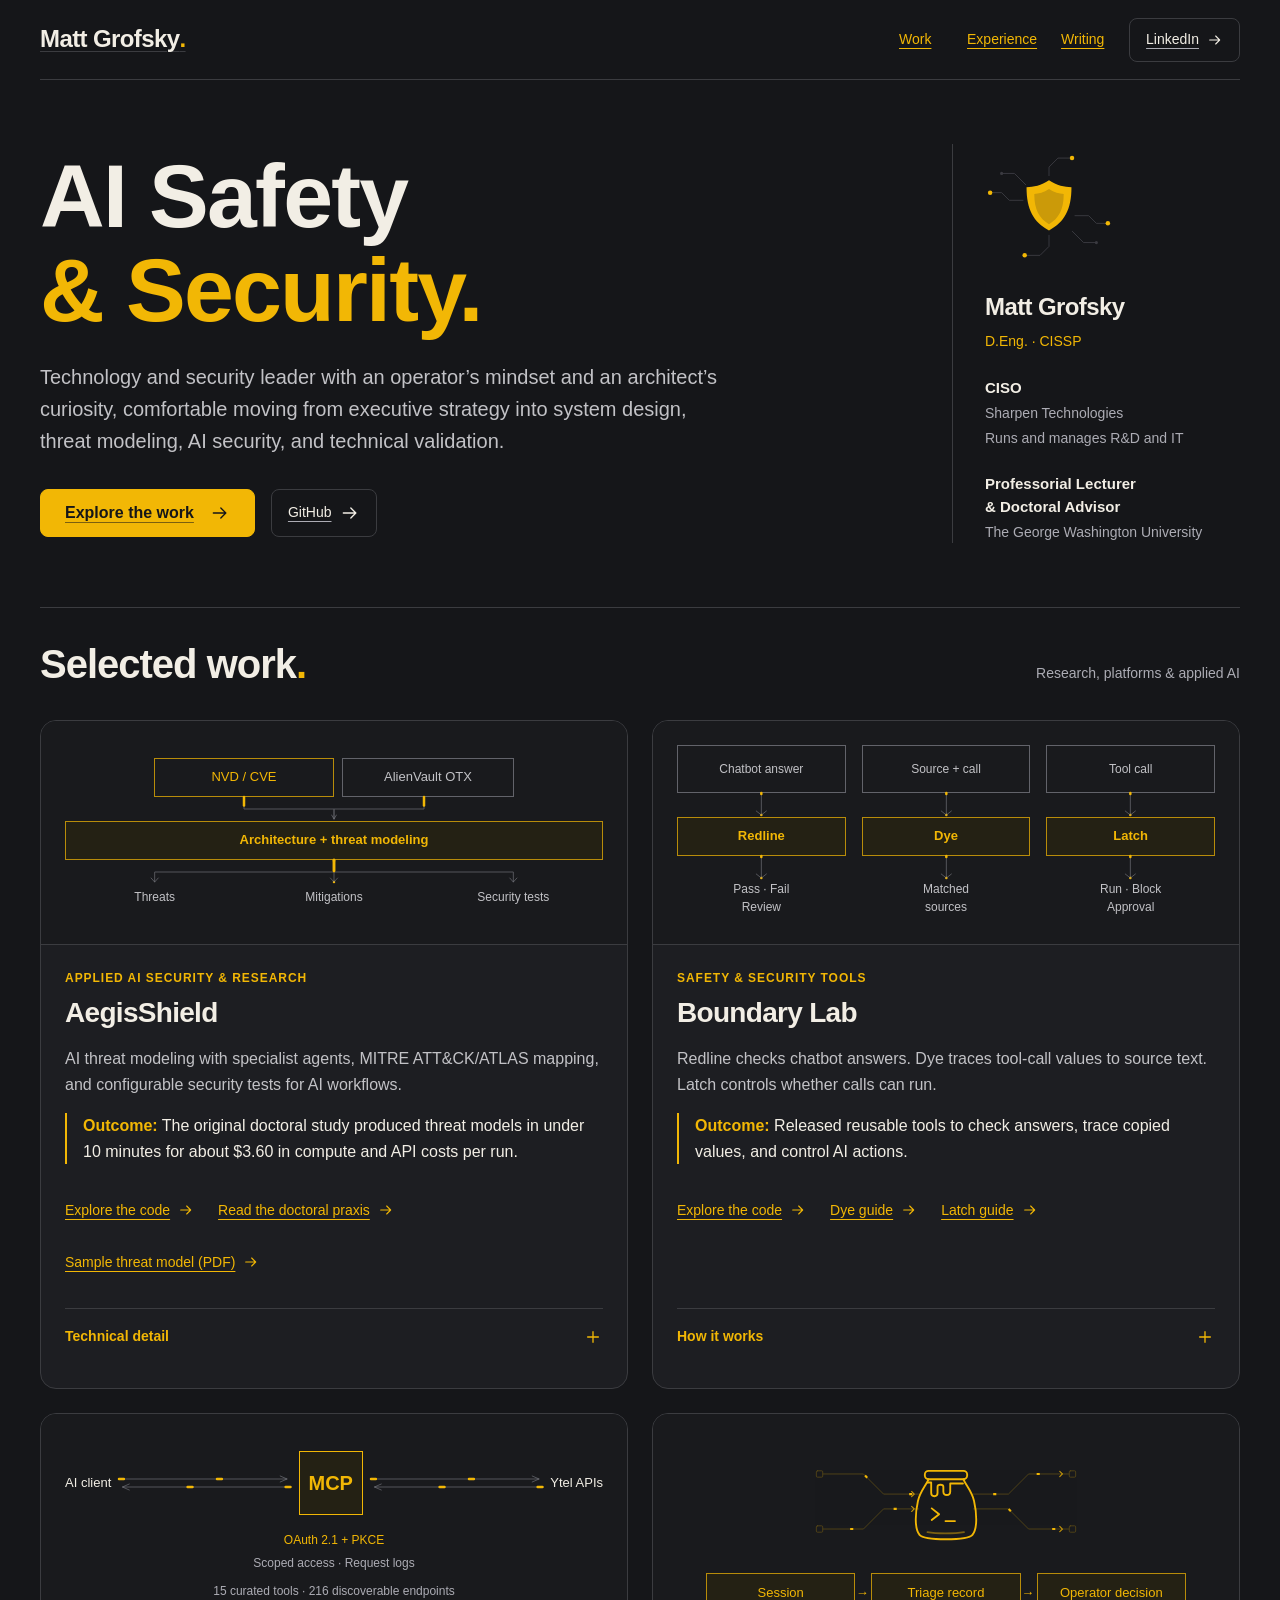
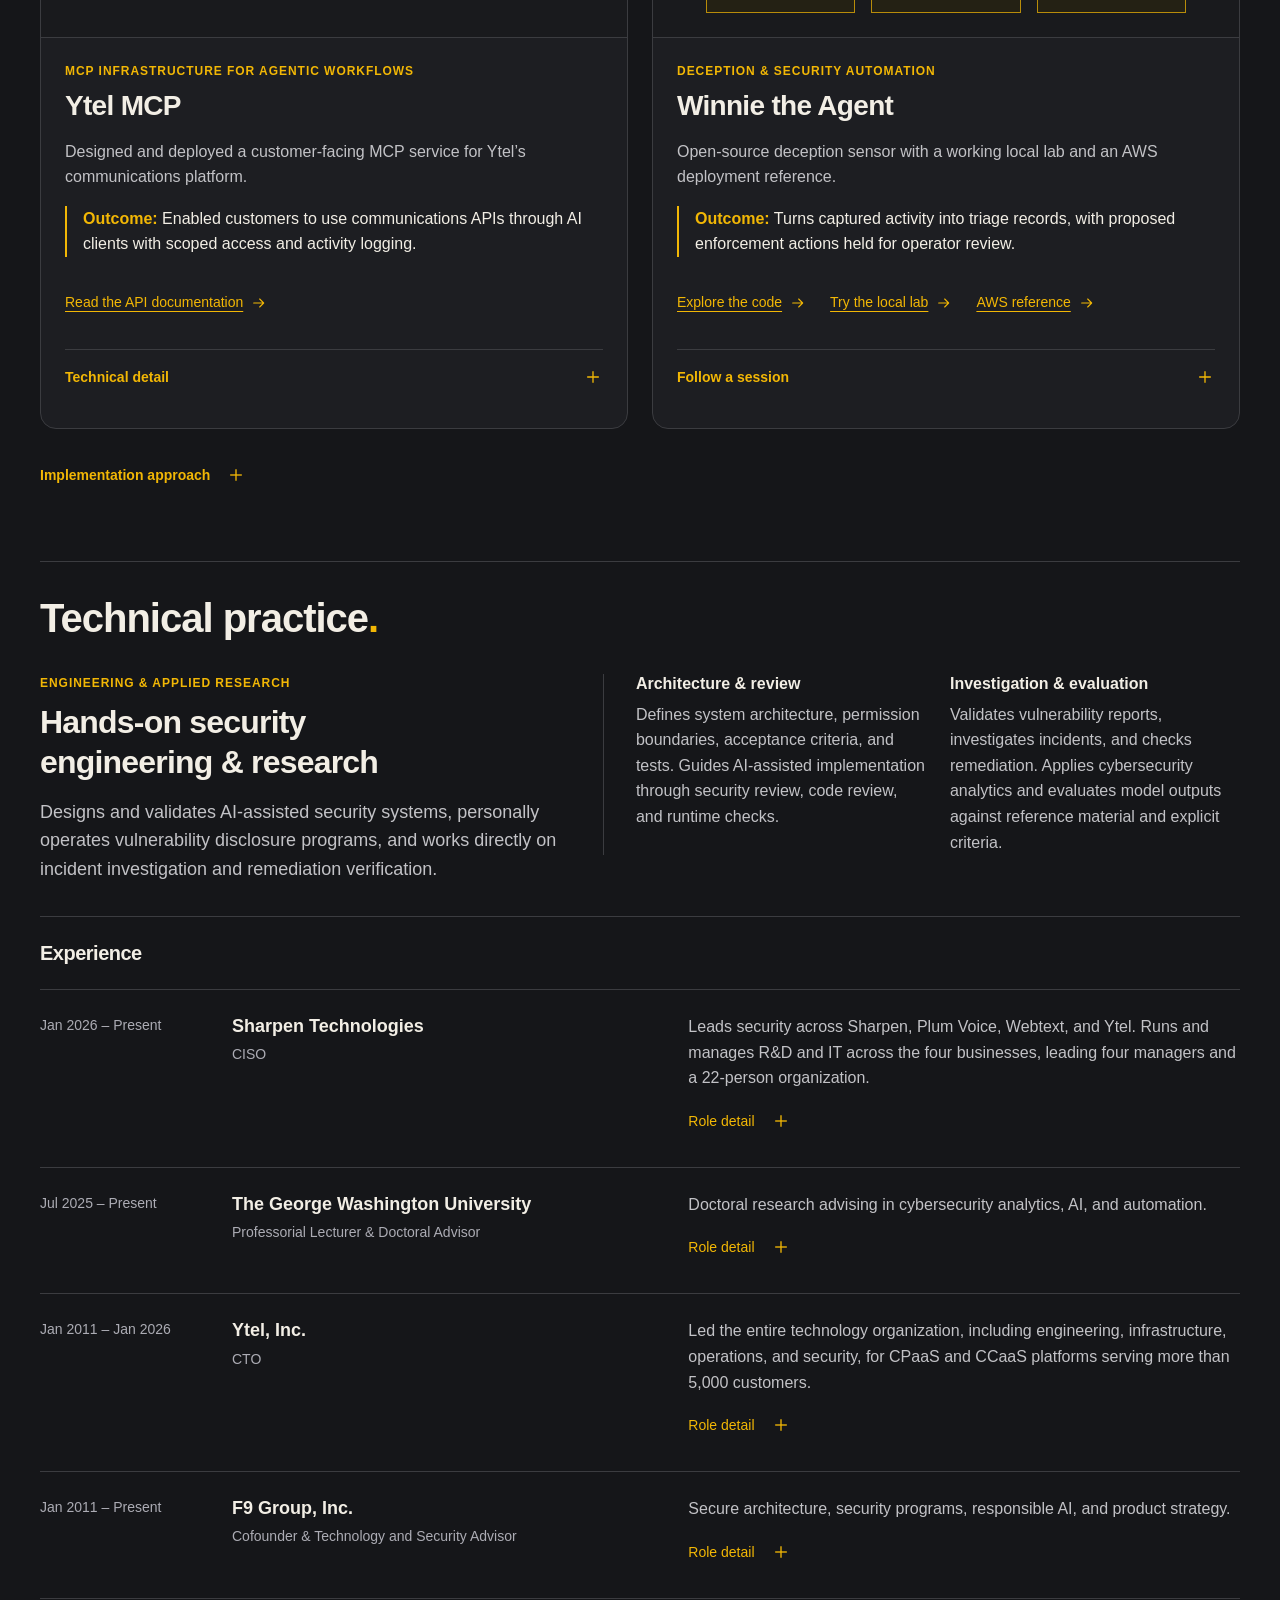
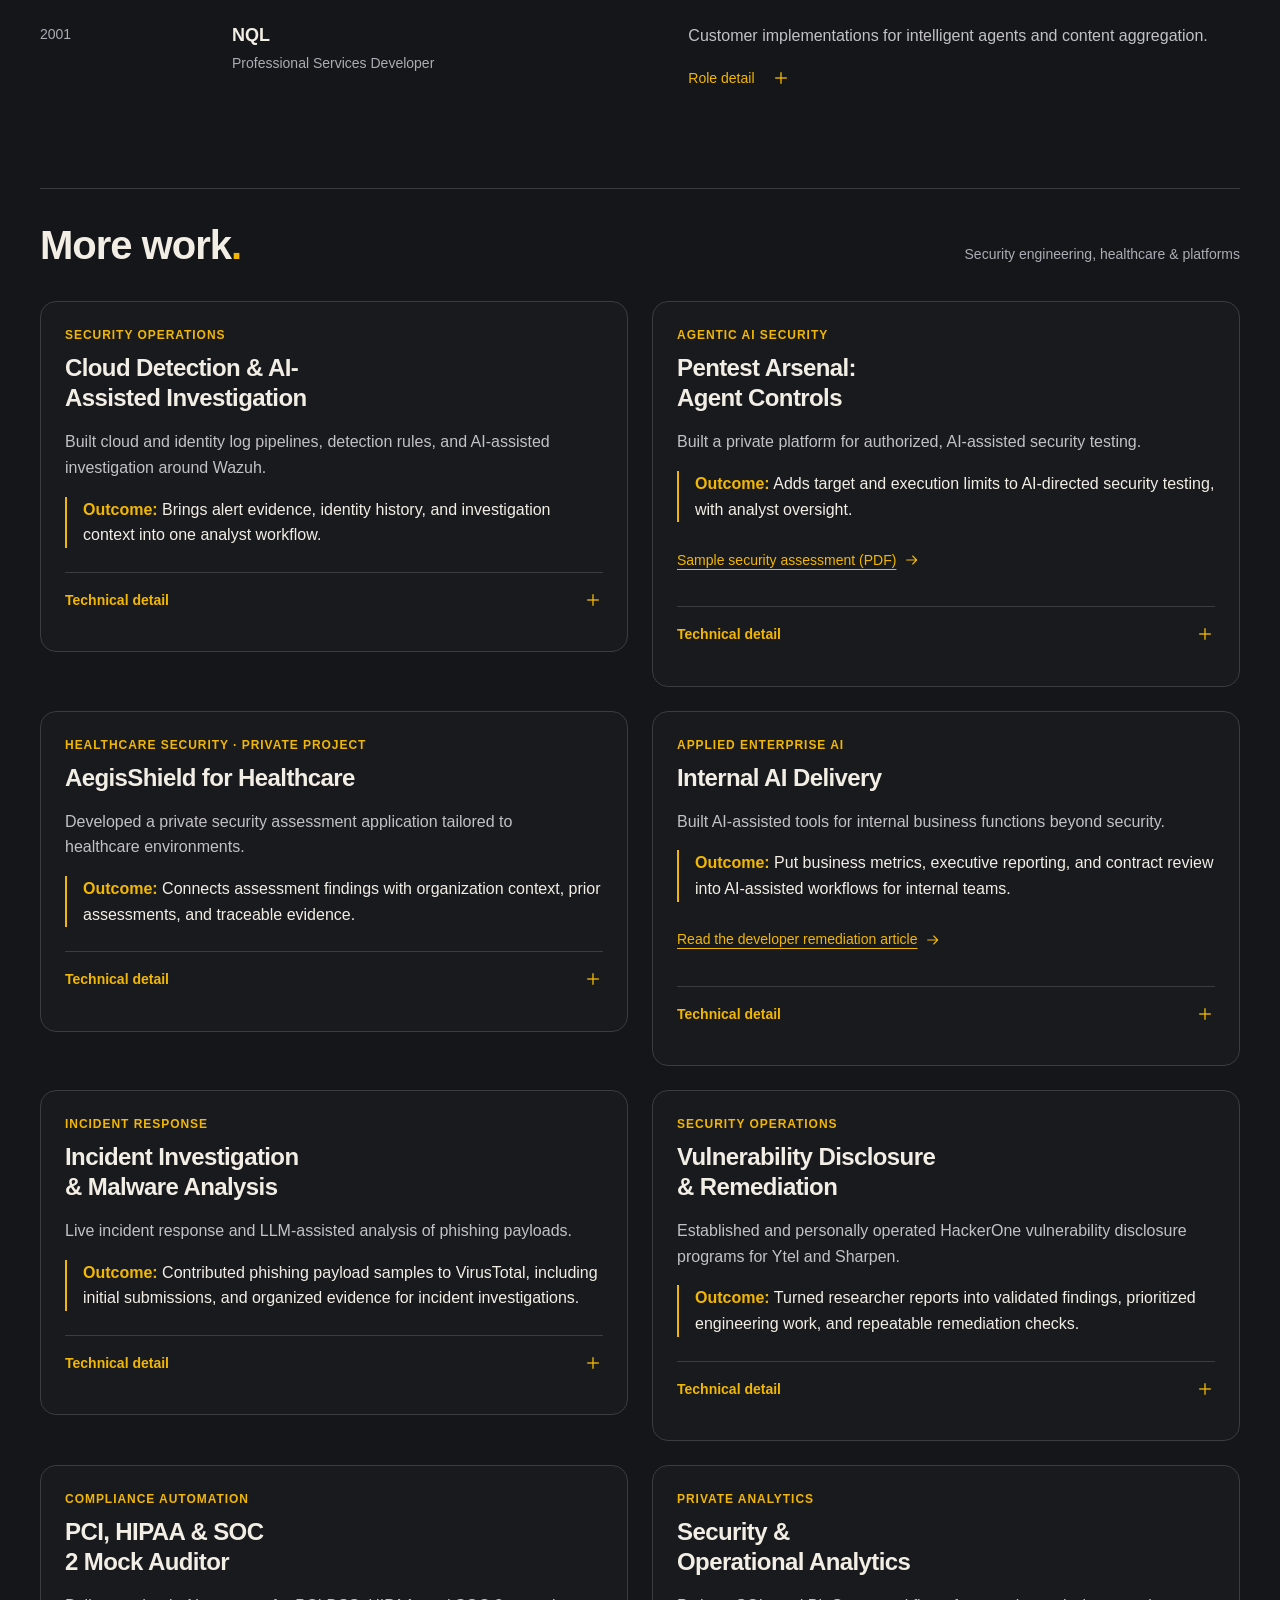
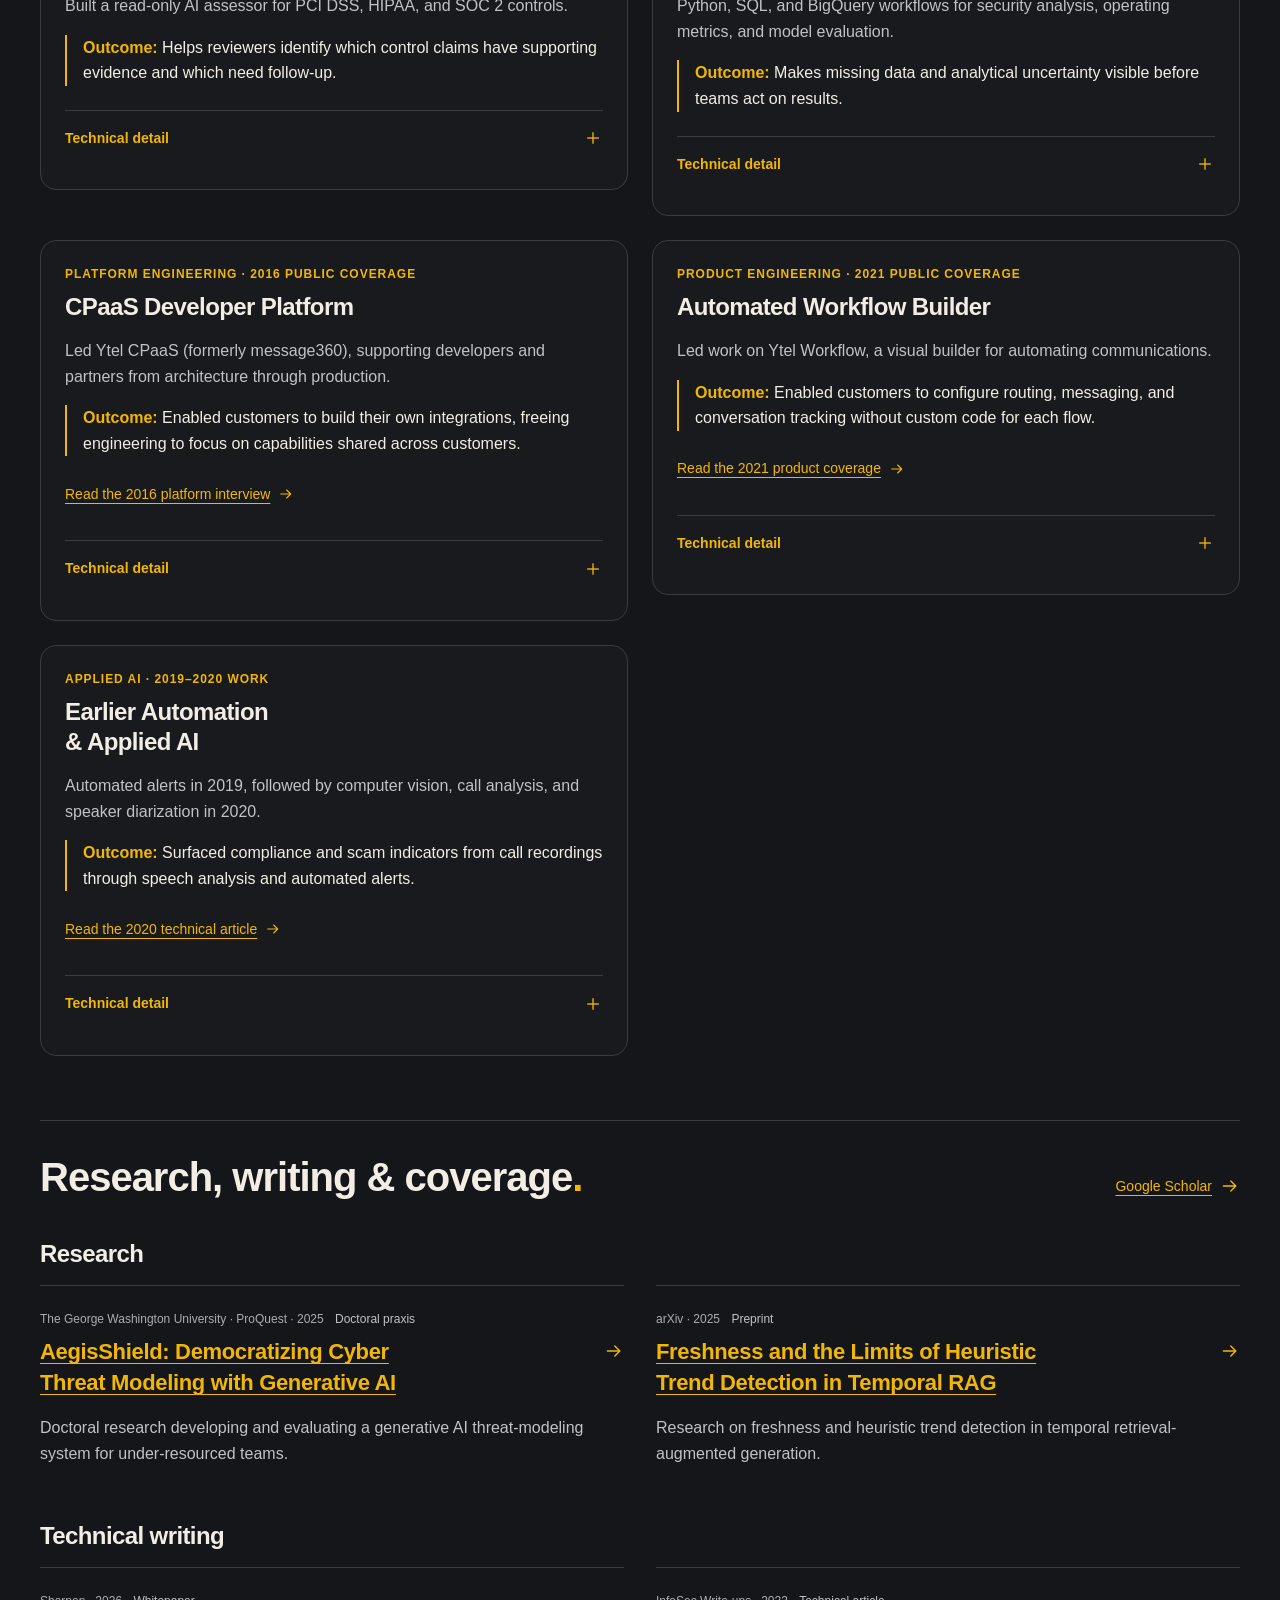
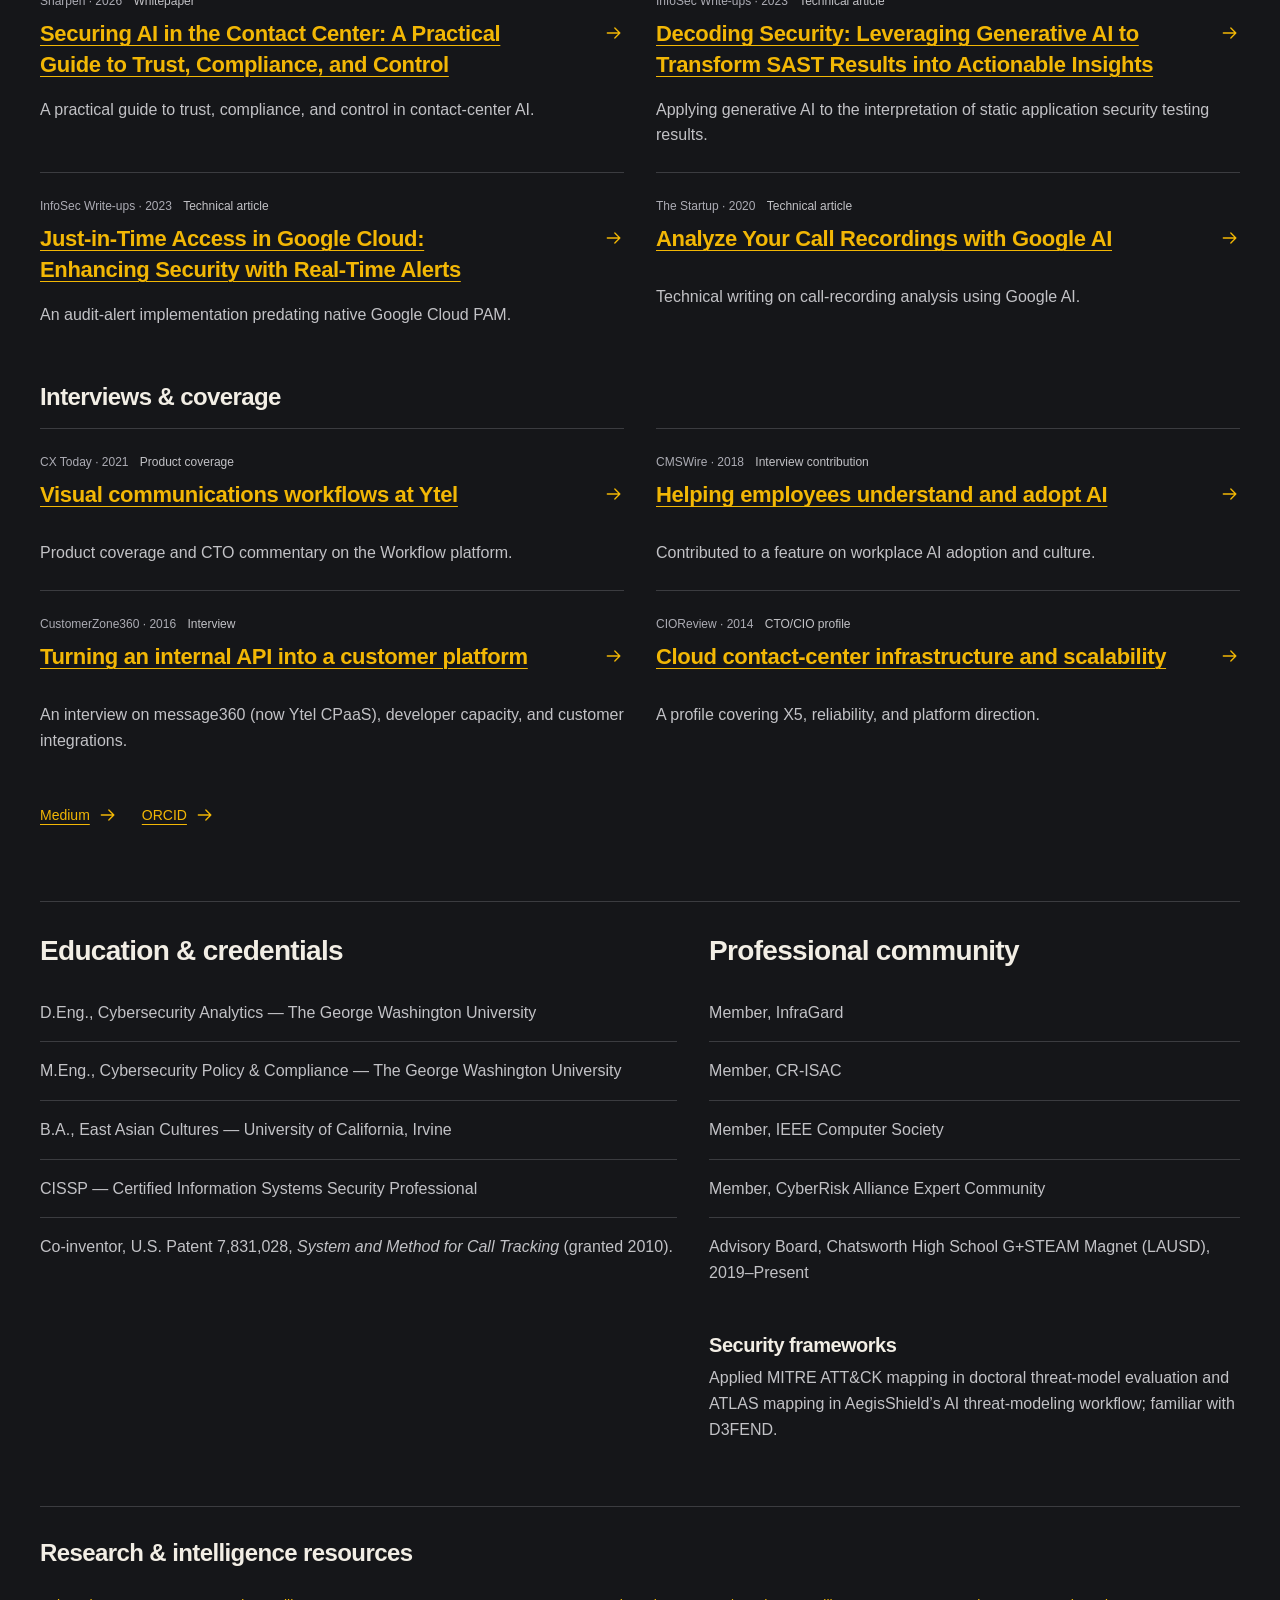
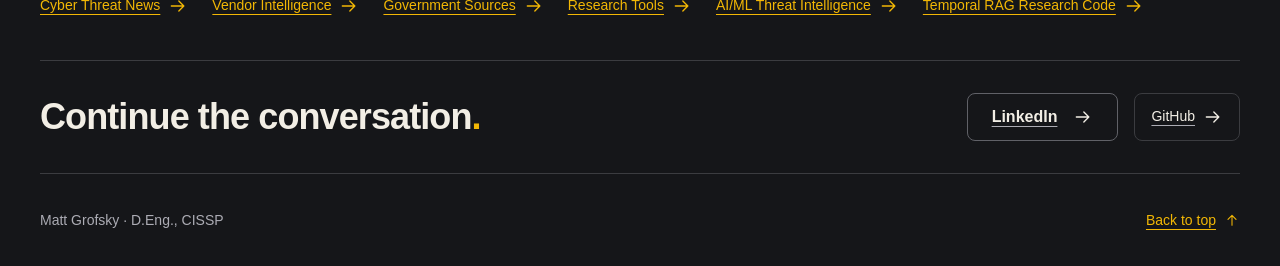
<file: background.html>
<!doctype html><html lang="en"><head><meta charset="utf-8"><meta name="viewport" content="width=device-width, initial-scale=1"><meta name="robots" content="noindex, nofollow"><title>Matt Grofsky</title><script>const target = location.hash === "#ai-security" ? "#selected-work" : location.hash; location.replace("index.html" + location.search + (target || "#background-details"));</script><noscript><meta http-equiv="refresh" content="0;url=index.html#background-details"></noscript></head><body><a href="index.html#background-details">Continue to Matt Grofsky’s portfolio</a></body></html>
</file>
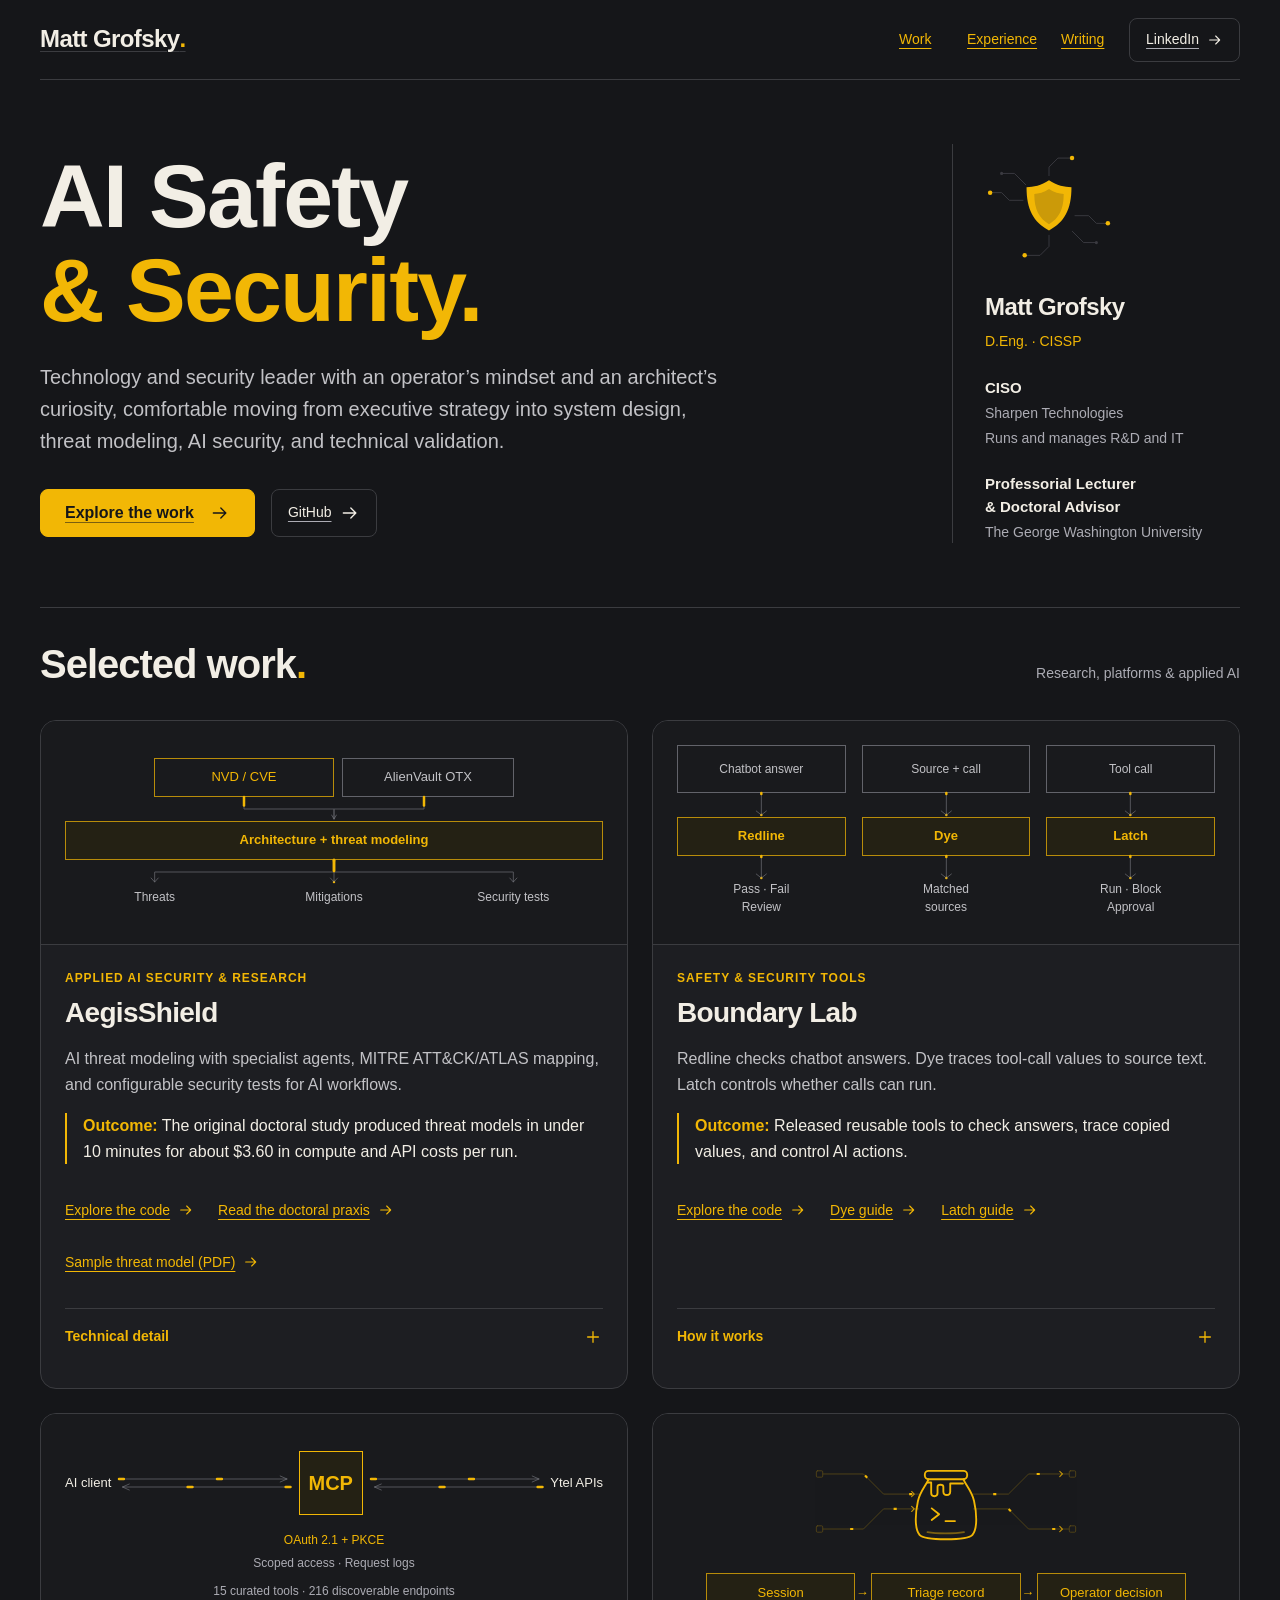
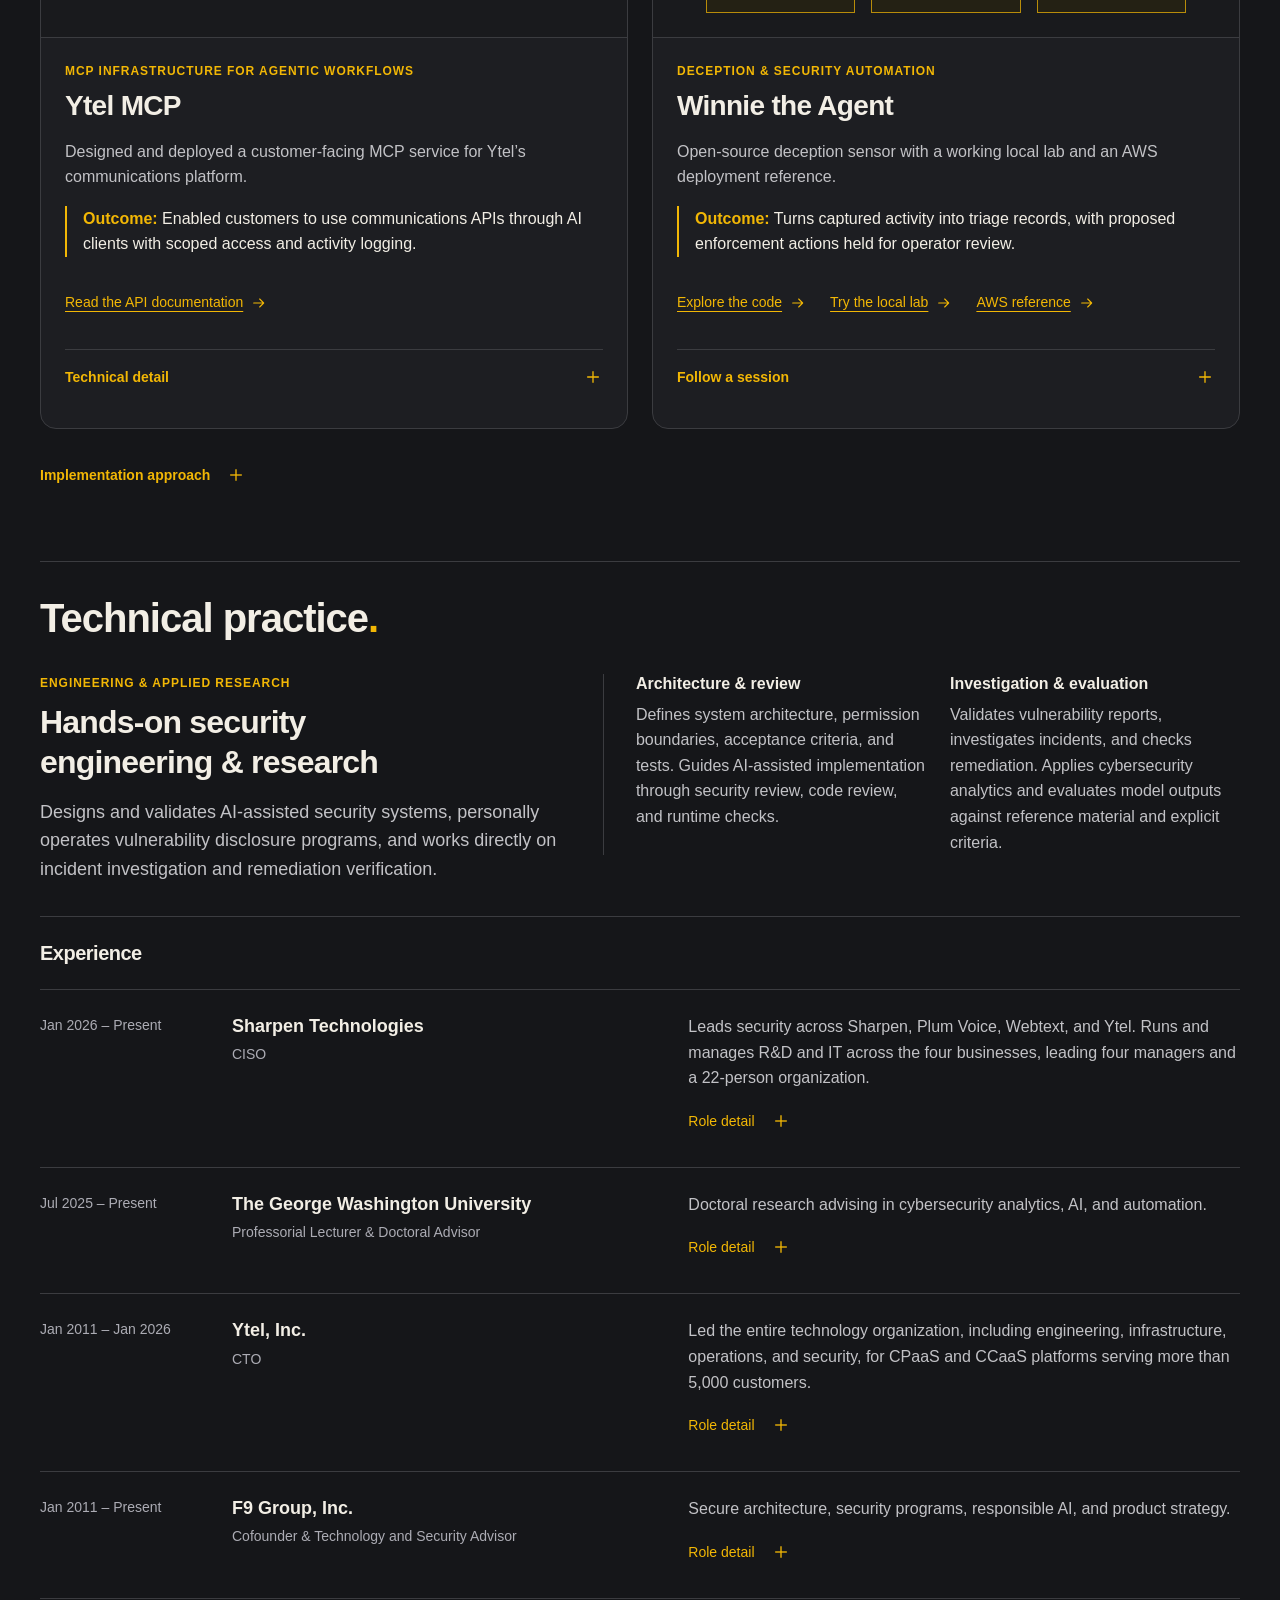
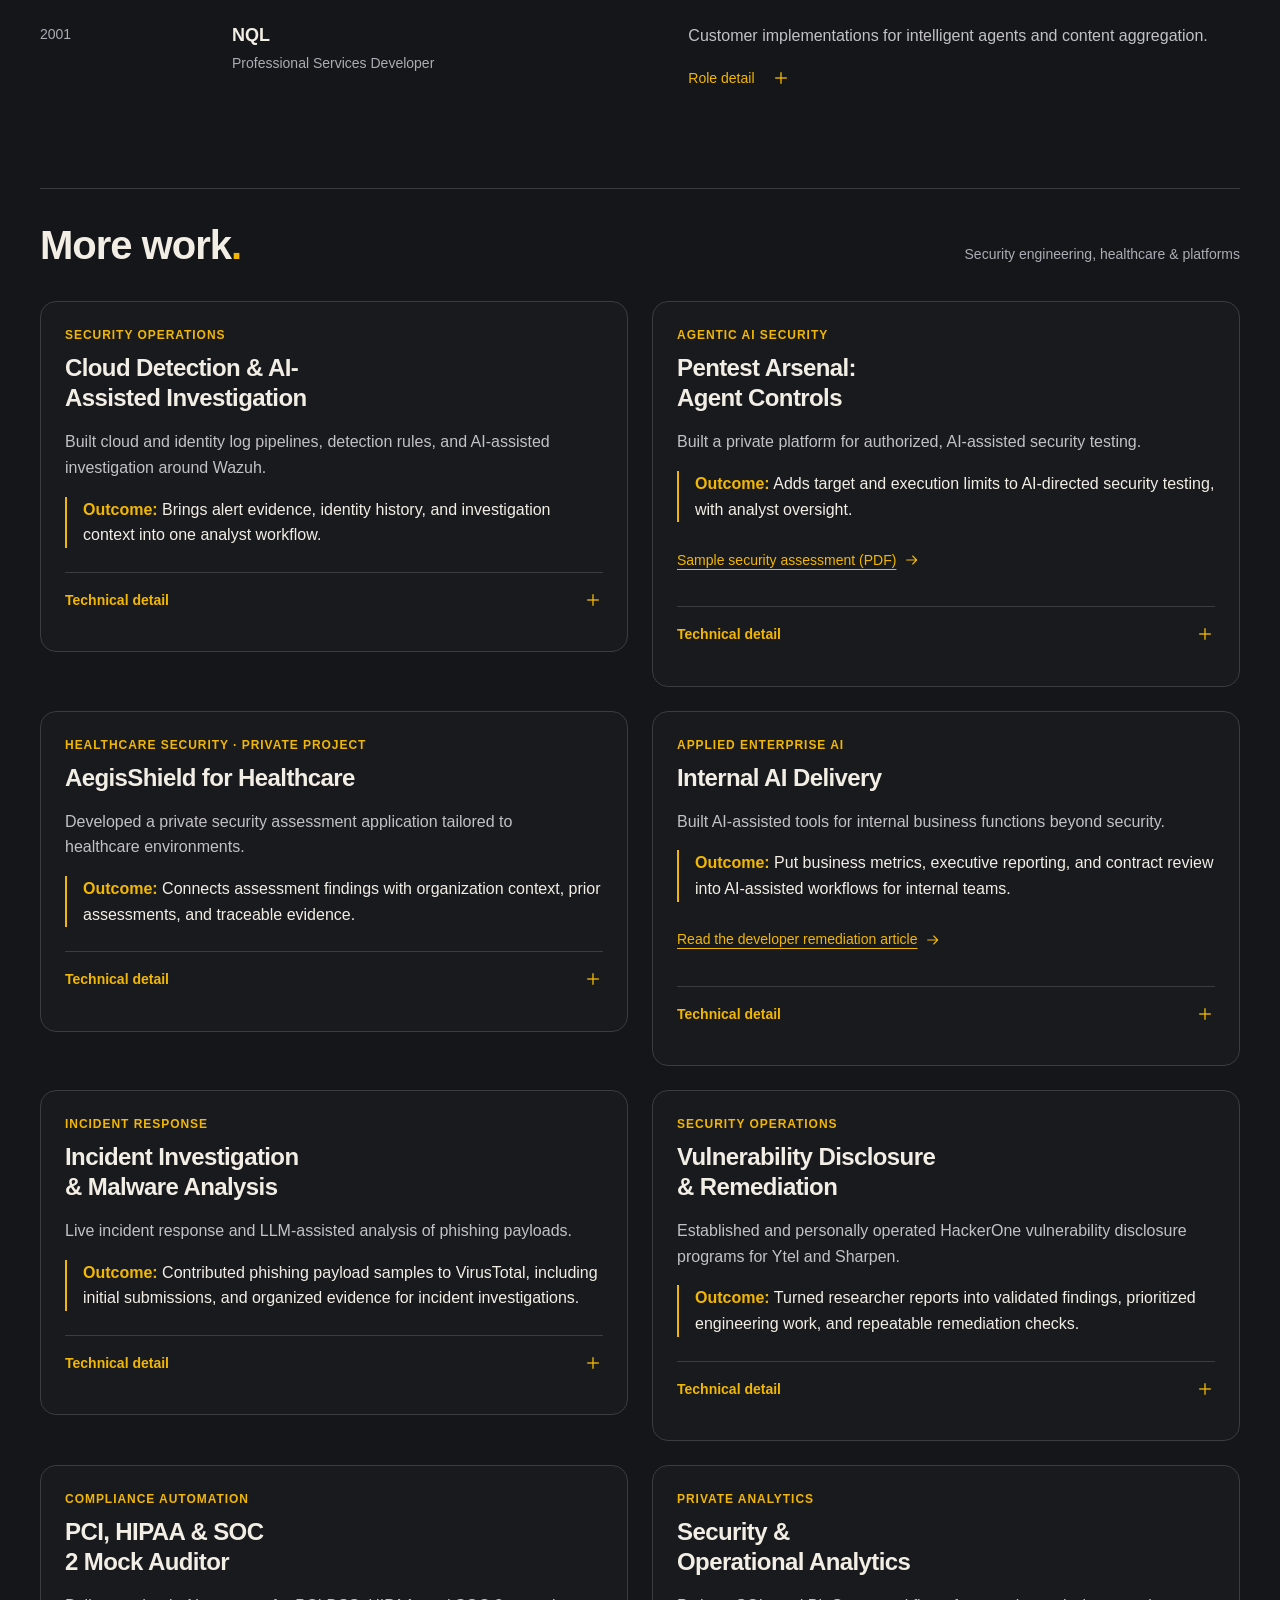
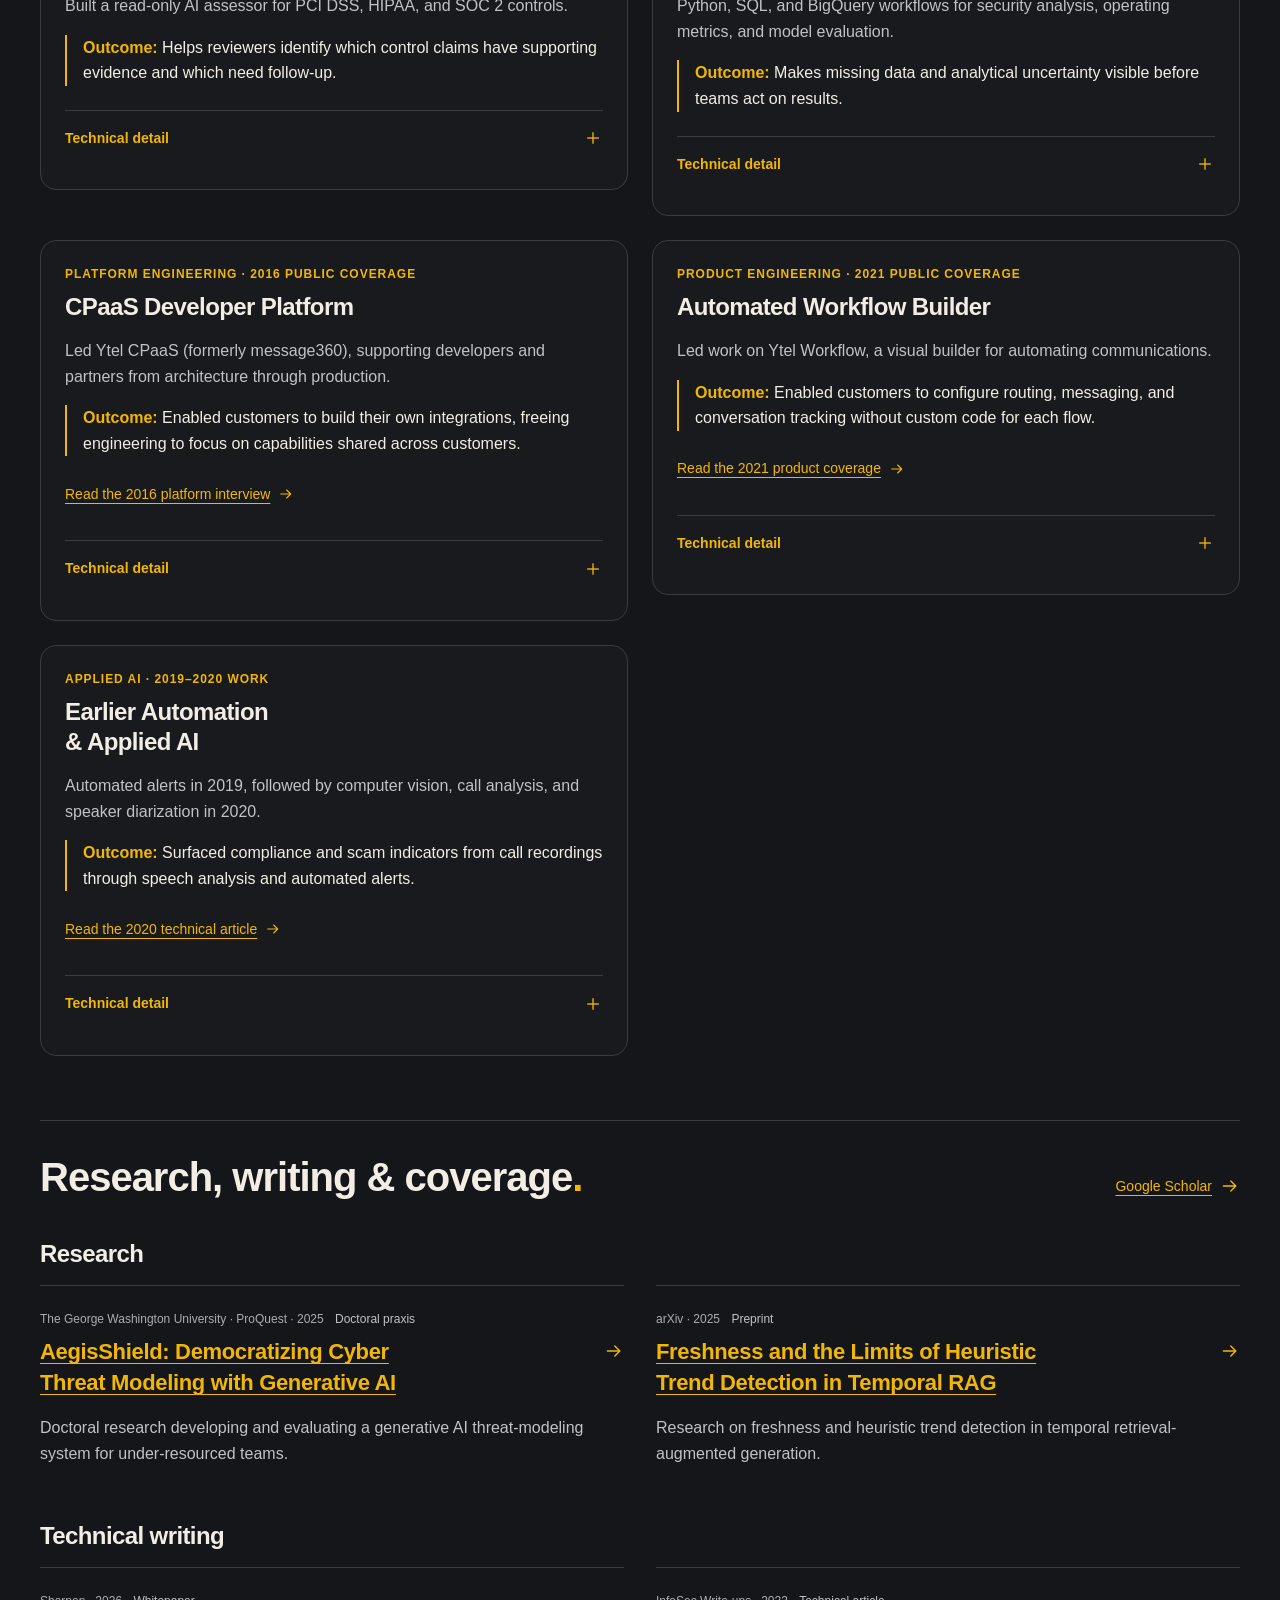
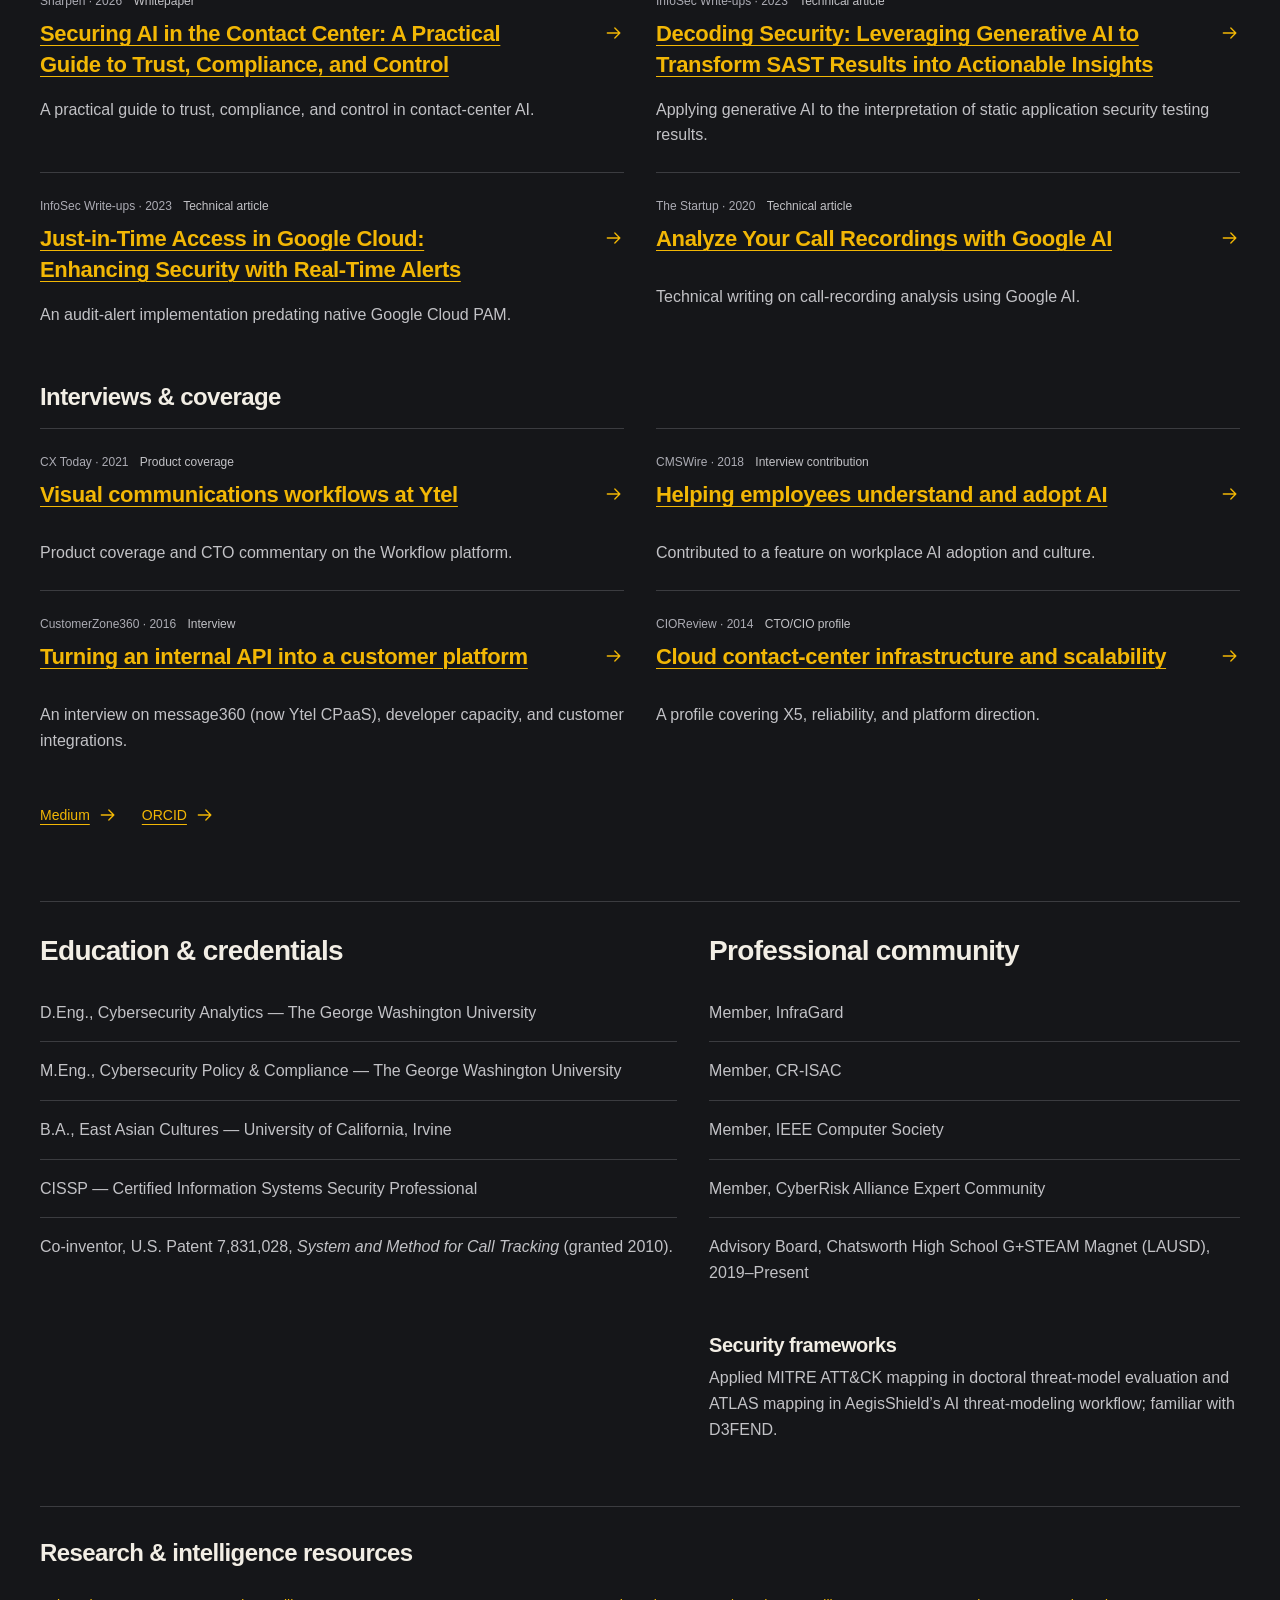
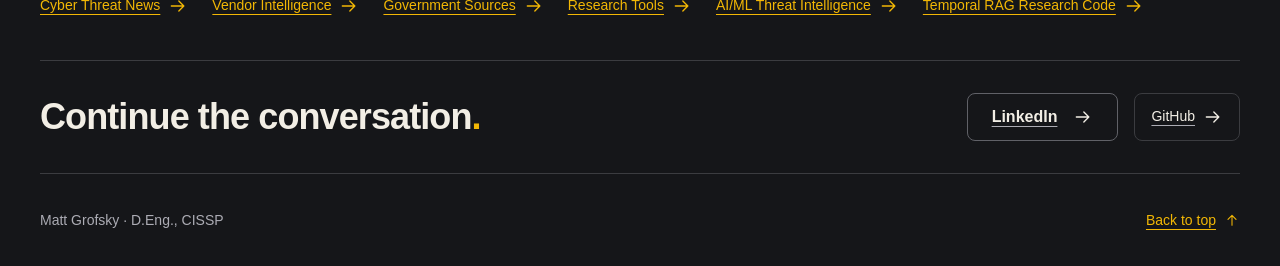
<file: work.html>
<!doctype html><html lang="en"><head><meta charset="utf-8"><meta name="viewport" content="width=device-width, initial-scale=1"><meta name="robots" content="noindex, nofollow"><title>Matt Grofsky</title><script>const target = location.hash === "#ai-security" ? "#selected-work" : location.hash; location.replace("index.html" + location.search + (target || "#selected-work"));</script><noscript><meta http-equiv="refresh" content="0;url=index.html#selected-work"></noscript></head><body><a href="index.html#selected-work">Continue to Matt Grofsky’s portfolio</a></body></html>
</file>
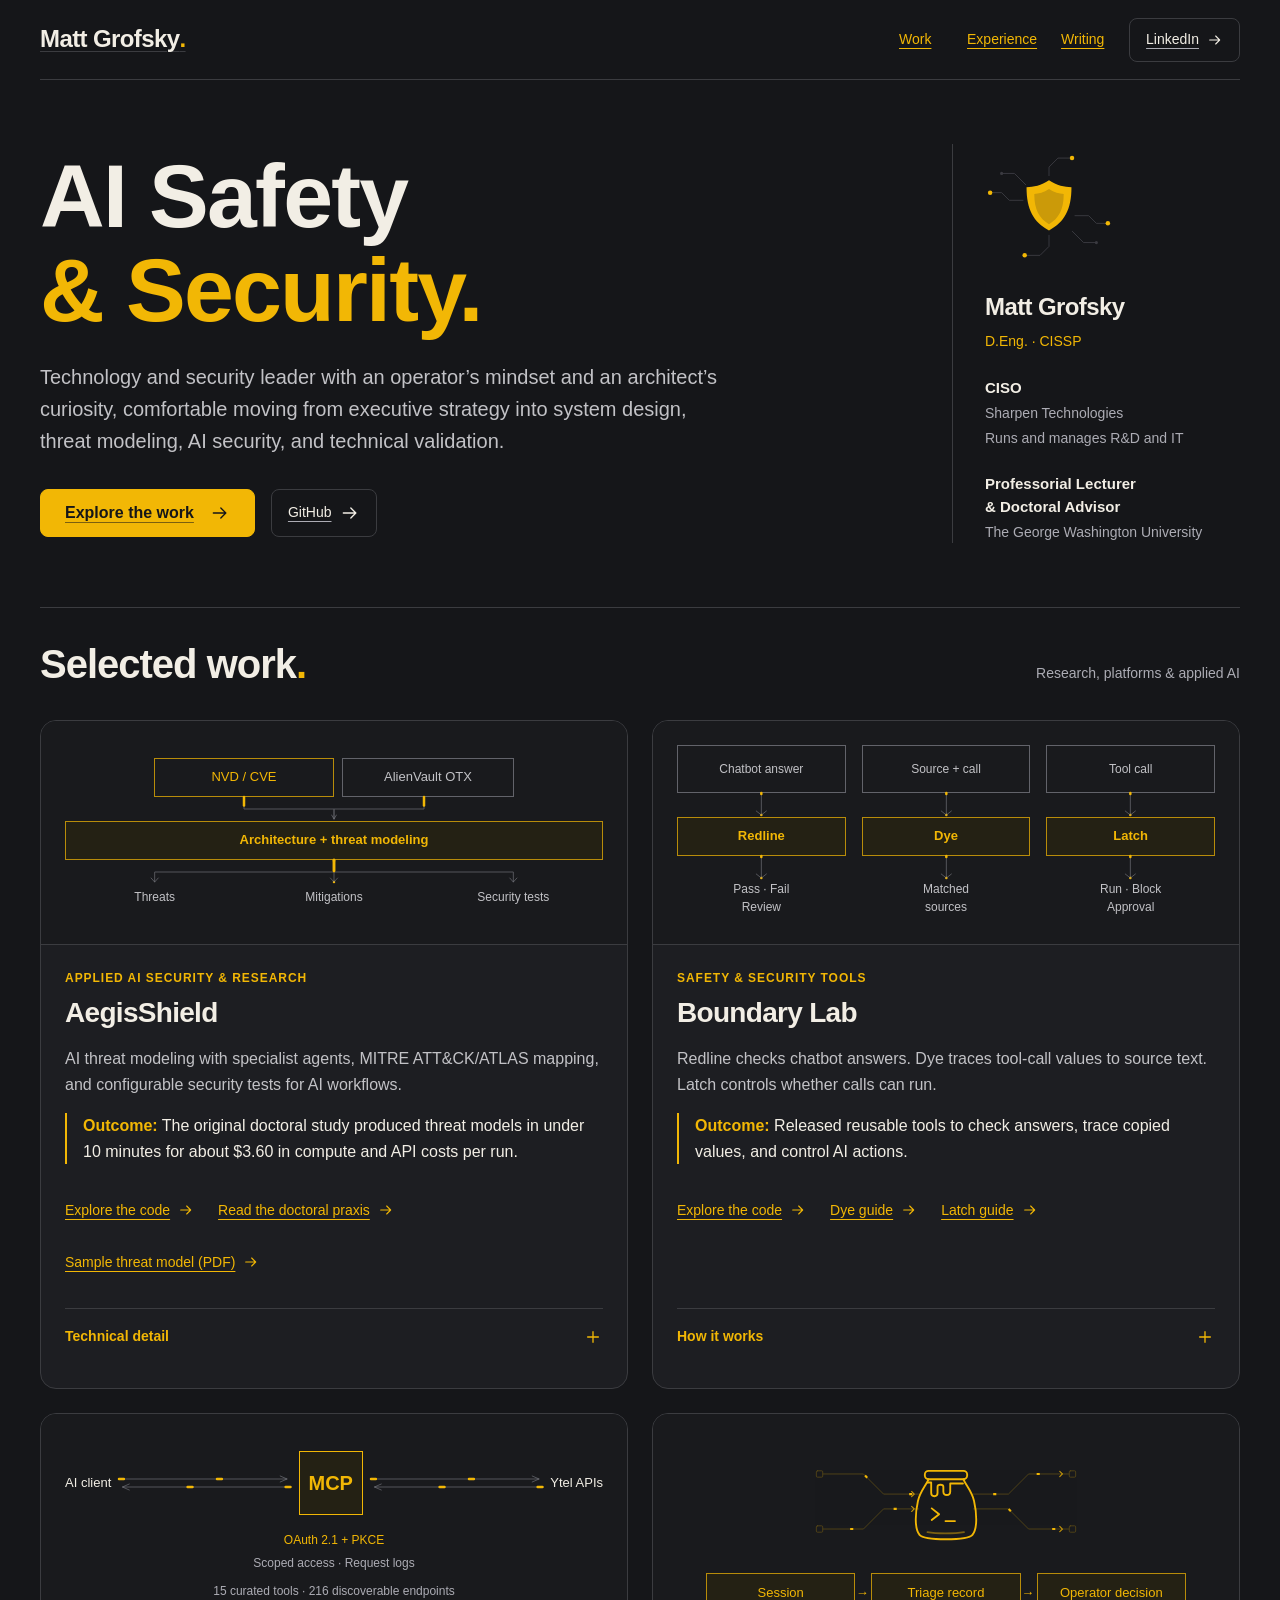
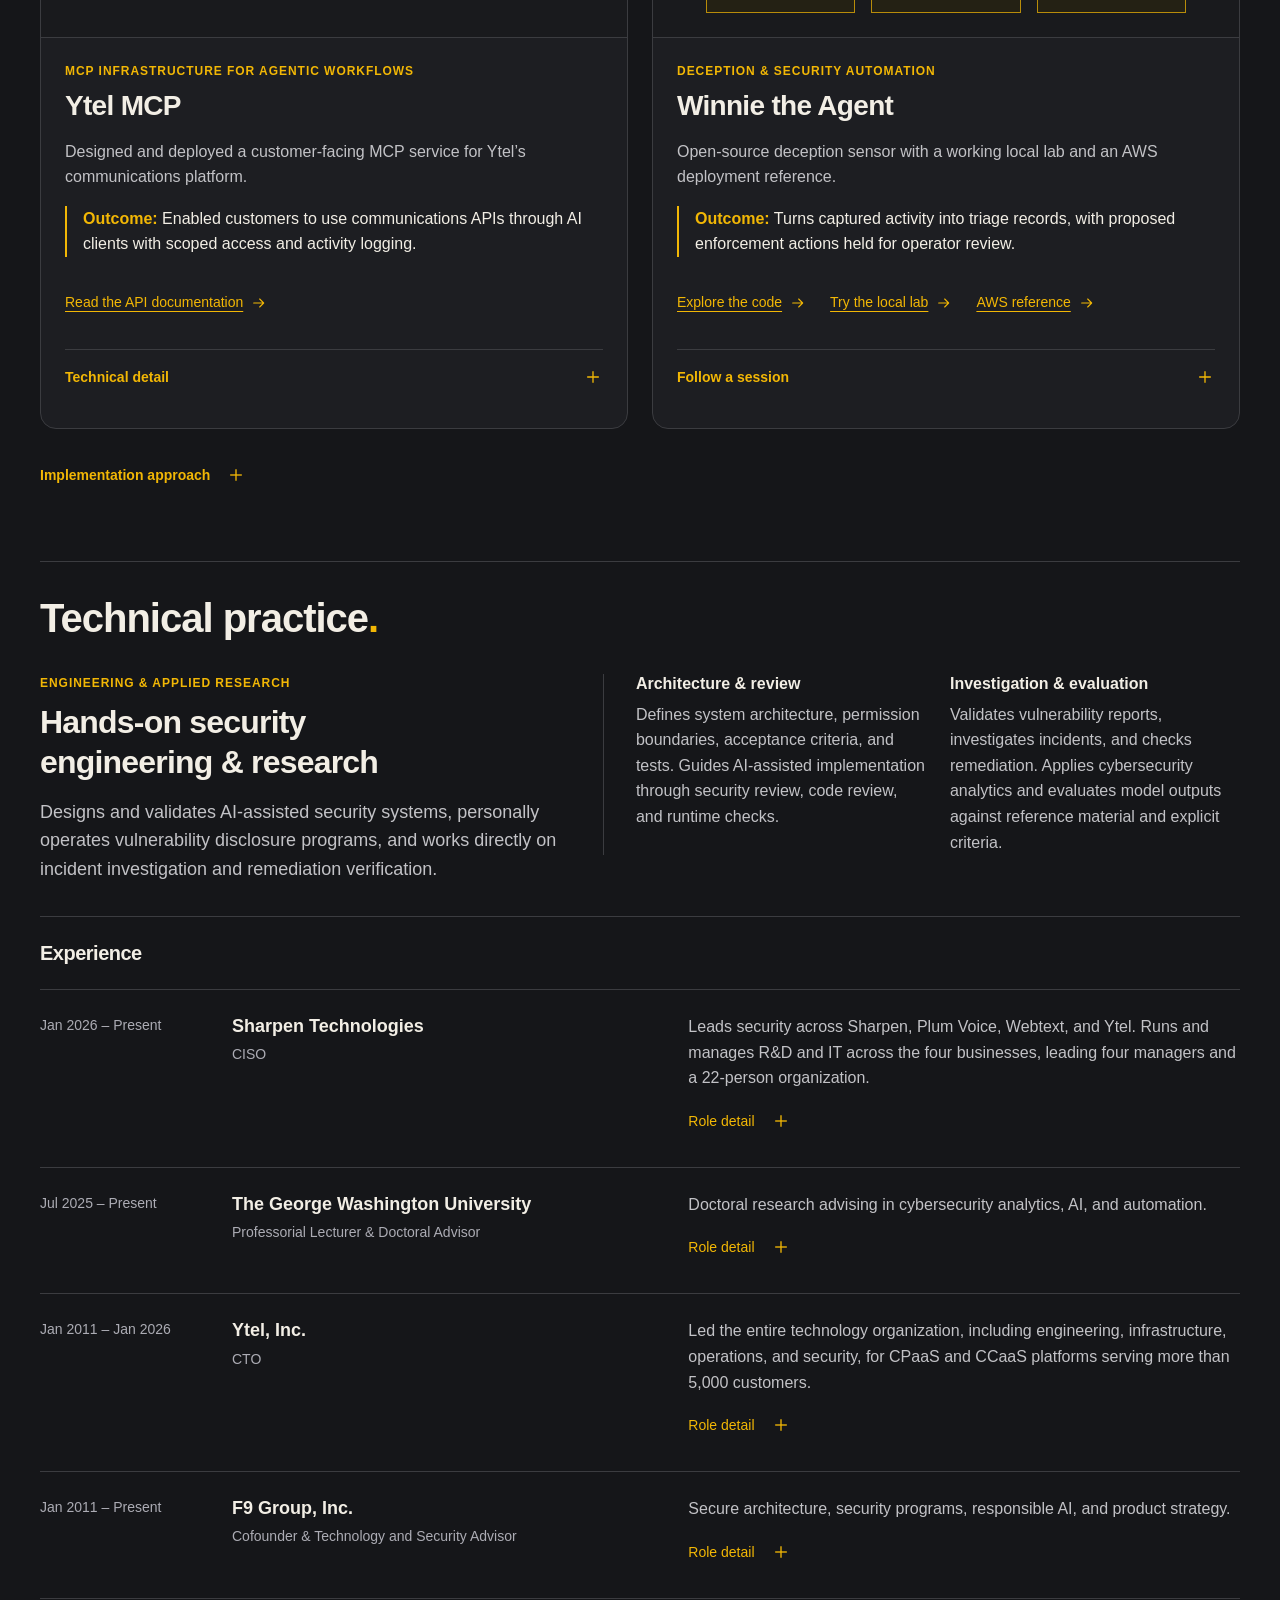
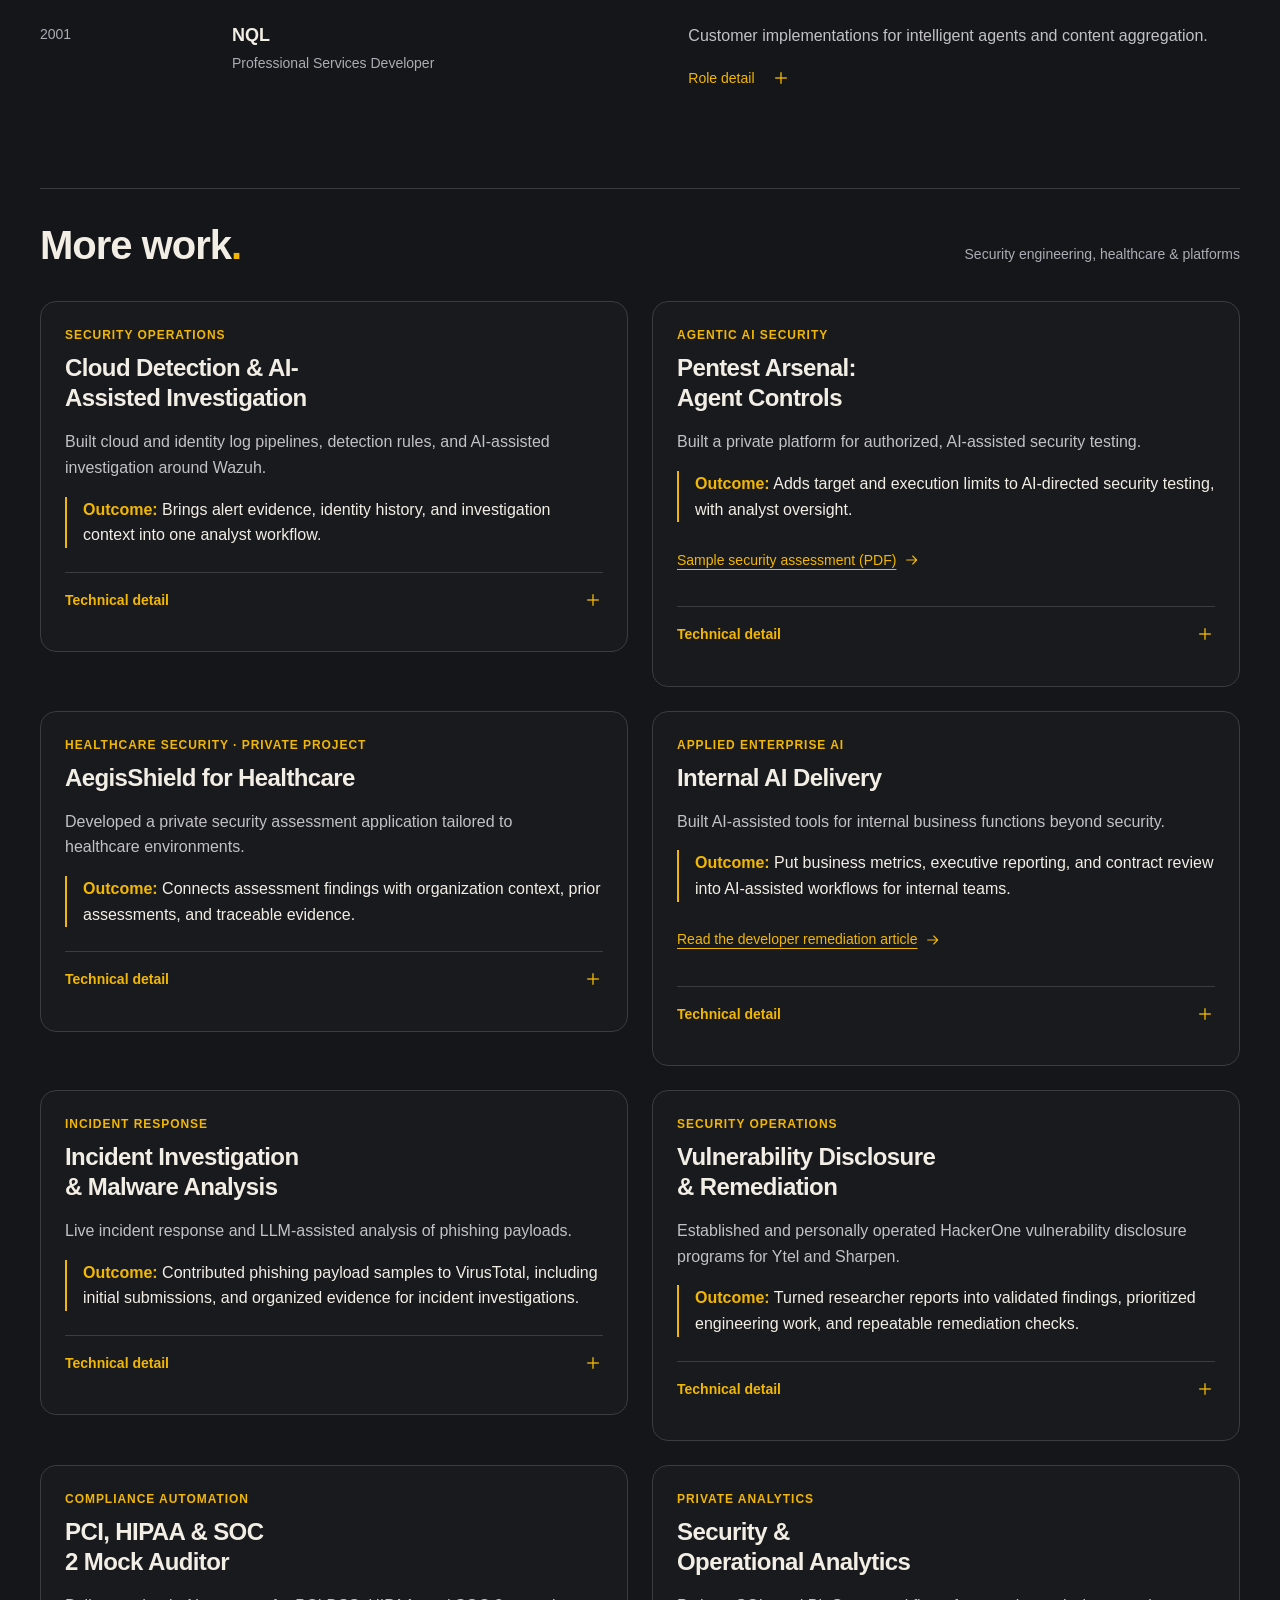
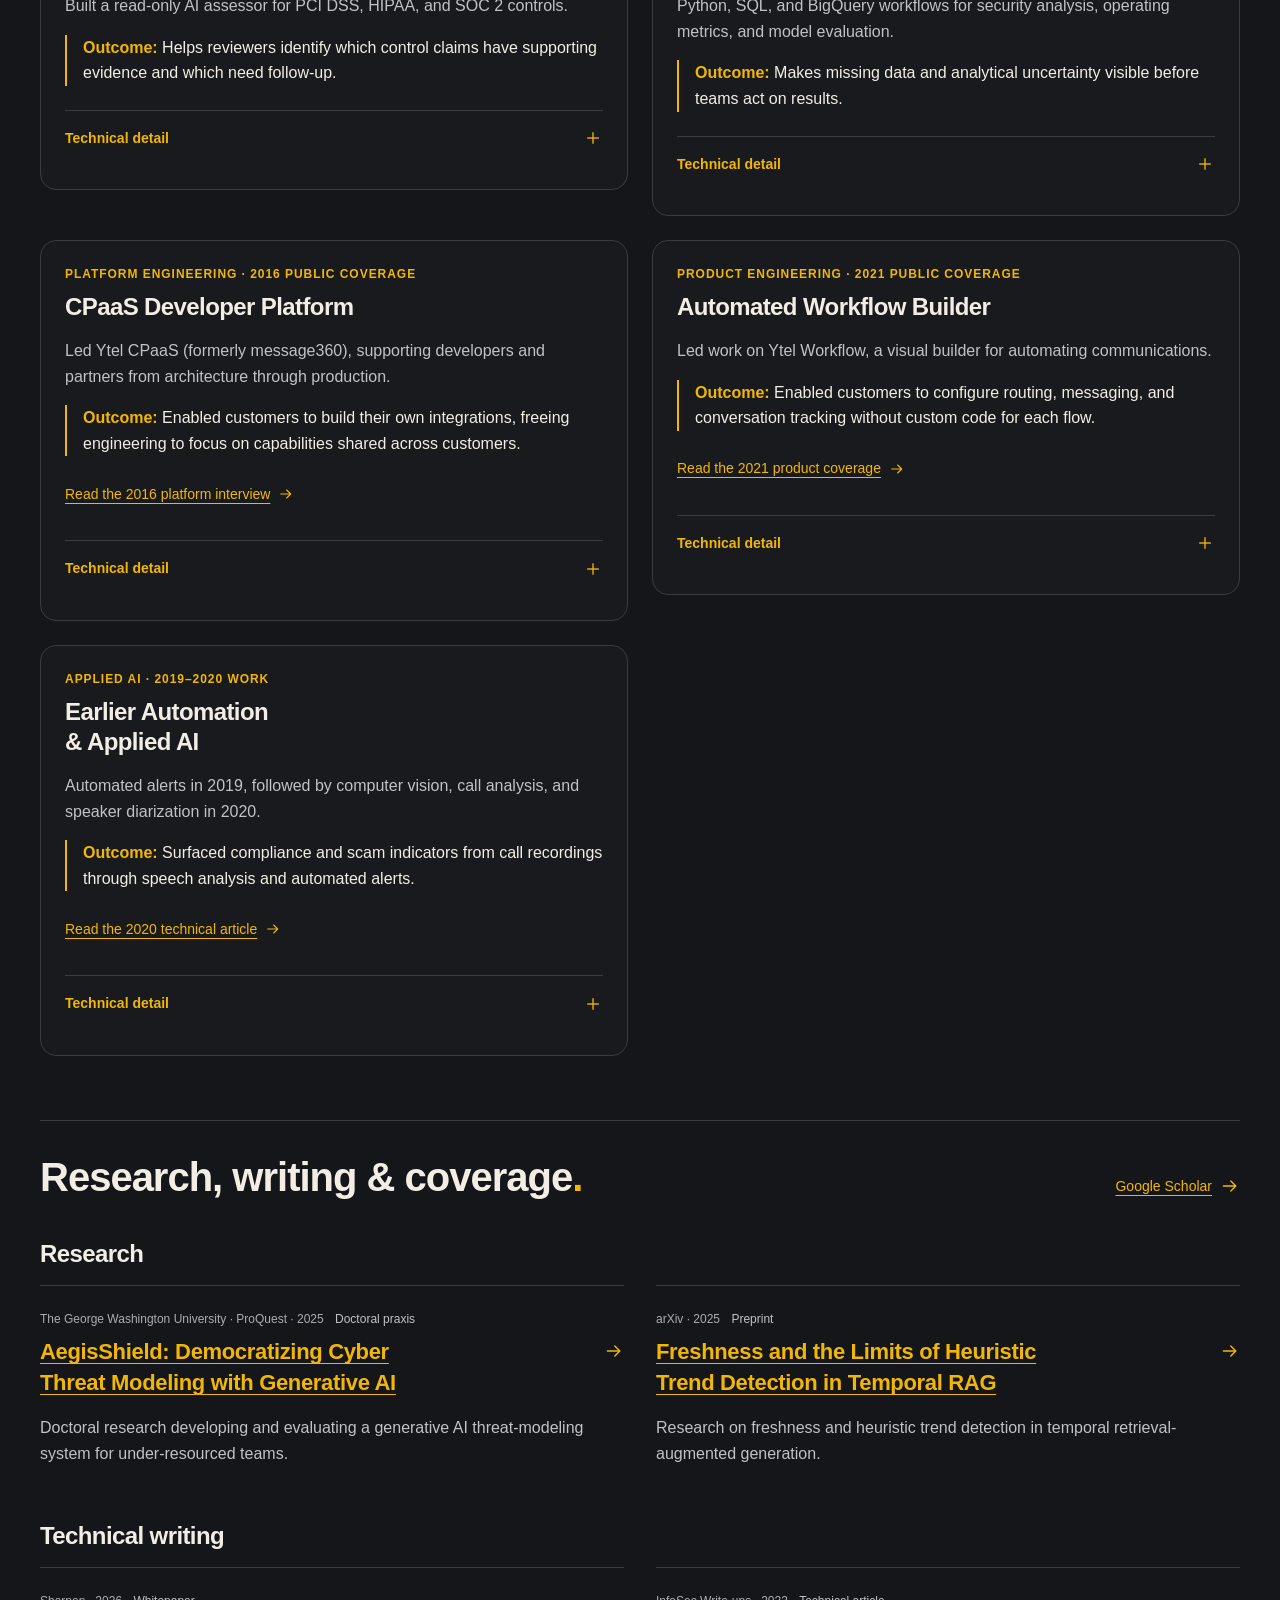
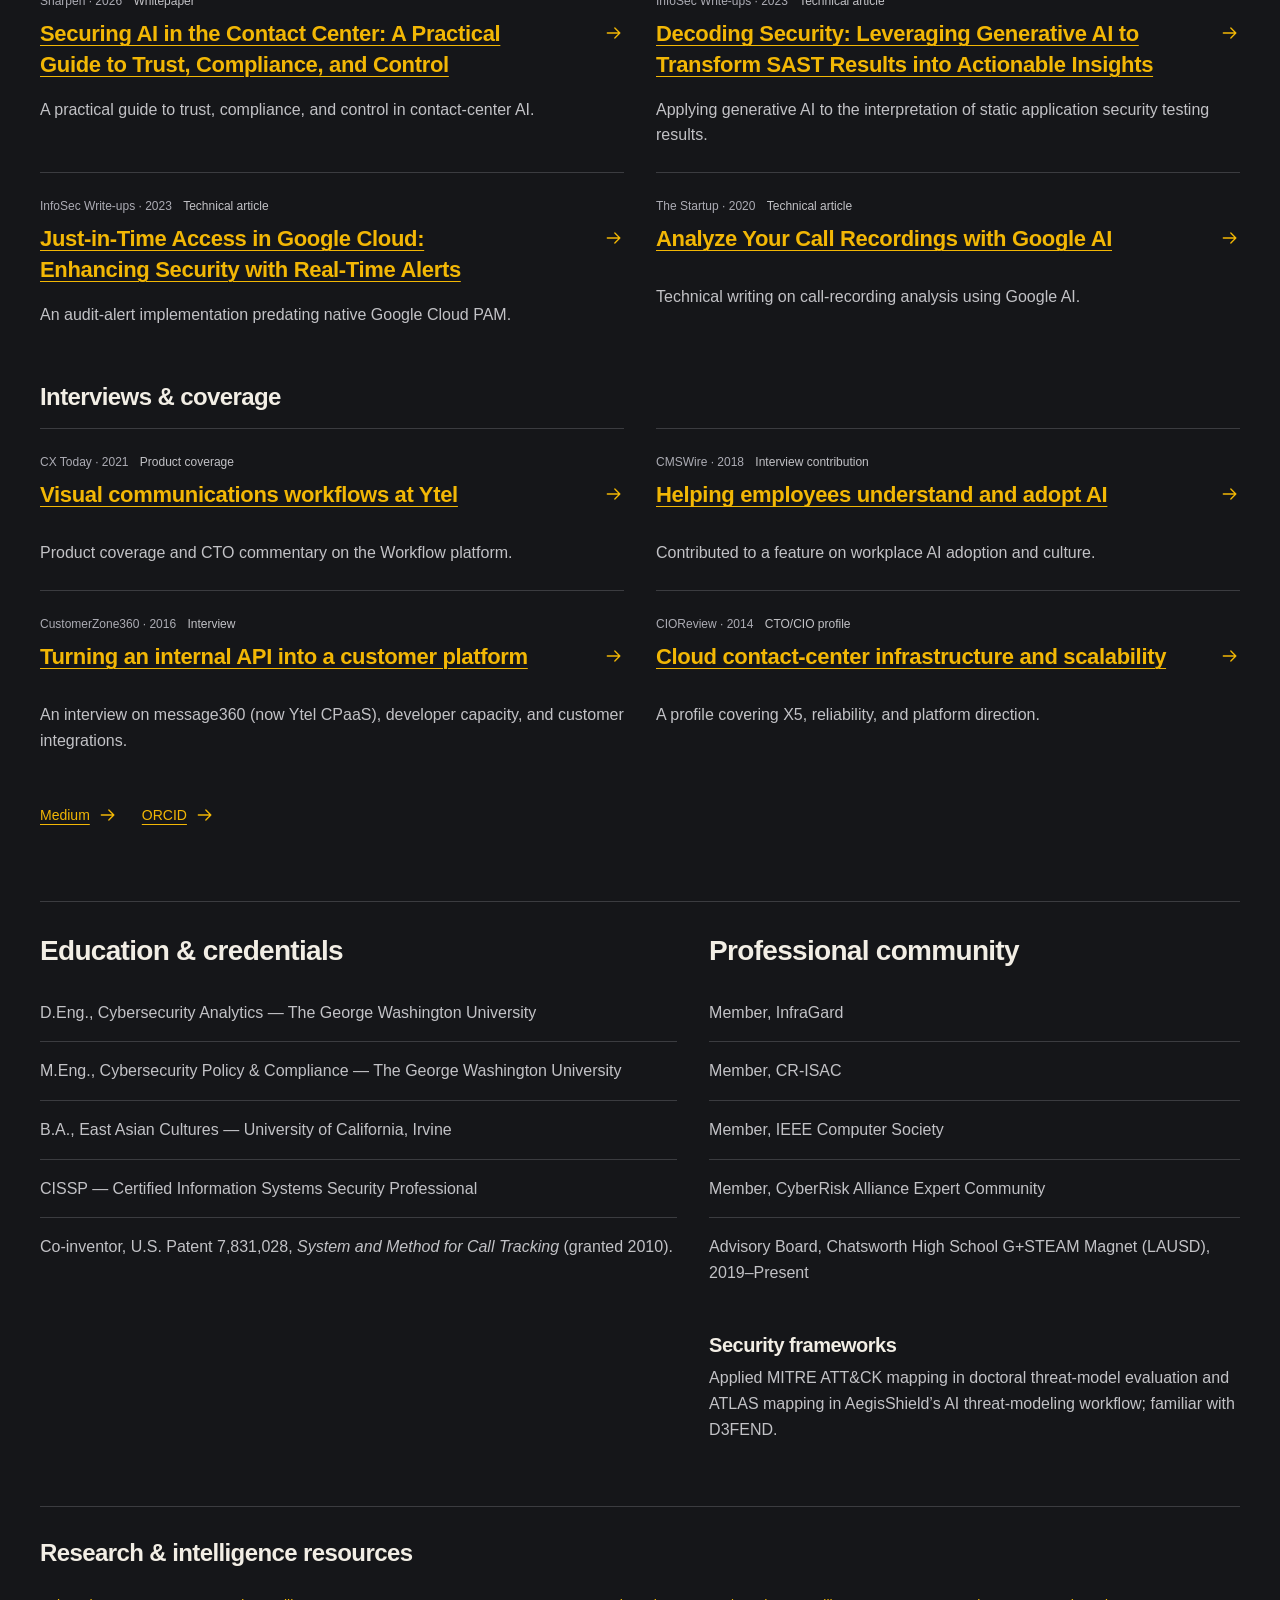
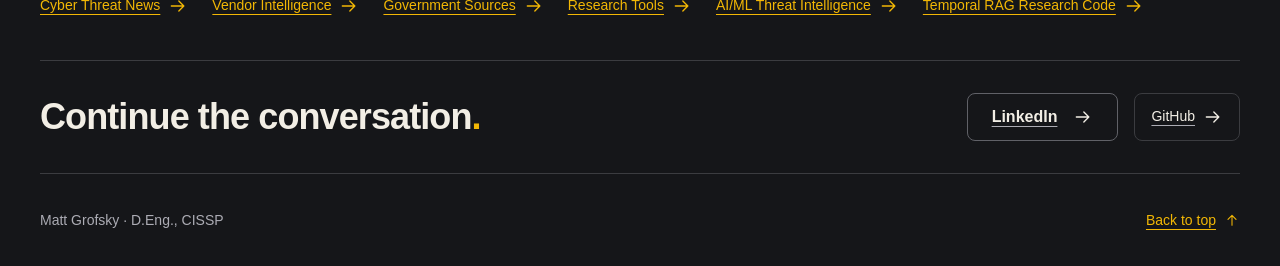
<file: writing.html>
<!doctype html><html lang="en"><head><meta charset="utf-8"><meta name="viewport" content="width=device-width, initial-scale=1"><meta name="robots" content="noindex, nofollow"><title>Matt Grofsky</title><script>const target = location.hash === "#ai-security" ? "#selected-work" : location.hash; location.replace("index.html" + location.search + (target || "#writing"));</script><noscript><meta http-equiv="refresh" content="0;url=index.html#writing"></noscript></head><body><a href="index.html#writing">Continue to Matt Grofsky’s portfolio</a></body></html>
</file>
<file: style.css>
/* Portfolio UI: bold yellow identity and accessible responsive layout. */
:root {
 color-scheme:dark;
 --bg:#151619; --surface:#1d1e22; --surface-soft:#191a1d;
 --text:#f2eee5; --muted:#c2c2c6; --quiet:#acacb4; --line:#3b3c40;
 --gold:#f2b705; --link:var(--gold); --gold-line:#b88c0a; --gold-tint:#242114;
 --s1:4px; --s2:8px; --s3:16px; --s4:24px; --s5:32px;
 --radius:16px; --card-pad:24px; --inner-radius:max(0px,calc(var(--radius) - var(--card-pad)));
 --sans:-apple-system,BlinkMacSystemFont,"Segoe UI",Helvetica,Arial,sans-serif;
}
* {box-sizing:border-box}
html {scroll-behavior:smooth;scroll-padding-top:var(--s5)}
body {margin:0;background:var(--bg);color:var(--text);font:16px/1.6 var(--sans);-webkit-font-smoothing:antialiased}
::selection {background:var(--gold);color:var(--bg)}
p,h1,h2,h3,h4,dl {margin:0}
p {color:var(--muted)}
h1,h2,h3,h4 {font-weight:650;letter-spacing:-.025em;line-height:1.2;text-wrap:balance}
h1 {font-size:clamp(72px,7vw,96px);line-height:1.04;letter-spacing:-.02em}
h2 {font-size:40px}
h3 {font-size:28px}
h4 {font-size:16px;letter-spacing:0}
h1>span,h2>span {color:var(--gold)}
a {color:var(--link);text-decoration:underline;text-underline-offset:4px;text-decoration-thickness:1px;text-decoration-color:currentColor;min-height:44px;min-width:44px}
a:hover {color:var(--text);text-decoration-color:currentColor}
a:focus-visible,summary:focus-visible,button:focus-visible {outline:2px solid var(--gold);outline-offset:4px}
svg {display:block;flex-shrink:0;width:20px;height:20px}
.shell {width:min(1200px,calc(100% - 64px));margin-inline:auto}
.section {padding-block:var(--s5);margin-top:var(--s5);border-top:1px solid var(--line)}
.section-heading {display:flex;align-items:baseline;justify-content:space-between;gap:var(--s4);margin-bottom:var(--s5)}
.section-heading>p {font-size:14px;color:var(--quiet)}
.site-header {display:flex;align-items:center;justify-content:space-between;gap:var(--s5);min-height:80px;padding-block:var(--s3);border-bottom:1px solid var(--line)}
.brand {display:inline-flex;align-items:center;font-size:24px;font-weight:700;letter-spacing:-.025em;white-space:nowrap;text-decoration-color:var(--line);color:var(--text)}
.brand span {color:var(--gold)}
.site-header nav {display:flex;gap:var(--s4);align-items:center;font-size:14px}
.site-header nav a {display:inline-flex;align-items:center;gap:var(--s2);padding-block:var(--s2)}
.nav-contact {padding-inline:var(--s3);border:1px solid var(--line);border-radius:8px;color:var(--text);text-decoration-color:var(--quiet)}
.nav-contact svg {width:16px;height:16px}
.skip-link {display:flex;align-items:center;position:fixed;top:-100px;left:var(--s3);z-index:50;padding:var(--s2) var(--s3);background:var(--gold);color:var(--bg)}
.skip-link:focus {top:var(--s3)}
.skip-link:hover {color:var(--bg)}
.hero {display:grid;grid-template-columns:minmax(0,1fr) 288px;gap:var(--s5);align-items:center;padding-block:var(--s5);margin-top:var(--s5)}
.hero-intro {font-size:20px;line-height:1.6;max-width:680px;margin-top:var(--s4);text-wrap:pretty}
.actions {display:flex;align-items:center;flex-wrap:wrap;gap:var(--s3);margin-top:var(--s5)}
.button {display:inline-flex;align-items:center;justify-content:center;gap:var(--s3);min-height:48px;padding:var(--s2) var(--s4);background:var(--gold);border:1px solid var(--gold);border-radius:8px;color:var(--bg);font-size:16px;font-weight:650;text-decoration-color:#15161988}
.button:hover {background:#ffd047;color:var(--bg);text-decoration-color:var(--bg)}
.button-neutral,.contact .button {background:transparent;border:1px solid #606167;color:var(--text);text-decoration-color:var(--quiet)}
.button-neutral:hover,.contact .button:hover {background:#292a30;color:var(--text);border-color:var(--quiet)}
.text-link {display:inline-flex;align-items:center;gap:var(--s2);padding-block:var(--s2);font-size:14px;line-height:1.5}
.actions>.text-link {padding-inline:var(--s3);border:1px solid var(--line);border-radius:8px;min-height:48px;color:var(--text);text-decoration-color:var(--quiet)}
.identity {padding-left:var(--s5);border-left:1px solid var(--line)}
.identity-shield {display:block;width:128px;height:128px;margin-bottom:var(--s3)}
.identity-name {color:var(--text);font-size:24px;font-weight:650;letter-spacing:-.025em}
.identity-credentials {font-size:14px;color:var(--gold);margin-top:var(--s1)}
.identity-role {margin-top:var(--s4);font-size:15px;line-height:1.5}
.identity-role strong,.identity-role span {display:block}
.identity-role strong {font-weight:600}
.identity-role span {font-size:14px;color:var(--quiet);margin-top:var(--s1)}
.featured-grid {display:grid;grid-template-columns:repeat(2,minmax(0,1fr));gap:var(--s4);align-items:stretch}
.project-card {min-width:0;scroll-margin-top:var(--s5)}
.featured-card {display:flex;flex-direction:column;background:var(--surface);border:1px solid var(--line);border-radius:var(--radius);overflow:hidden}
.project-copy {padding:var(--card-pad)}
.featured-card .project-copy {display:flex;flex-direction:column;flex:1}
.featured-card .project-detail {margin-top:auto}
.featured-card .project-outcome {margin-bottom:var(--s4)}
.featured-card .project-links {margin-top:0;margin-bottom:var(--s4)}
.category {color:var(--gold);font-size:12px;font-weight:600;letter-spacing:.08em;line-height:1.6;text-transform:uppercase;margin-bottom:var(--s2)}
.project-summary {font-size:16px;line-height:1.6;margin-top:var(--s3);text-wrap:pretty}
.project-outcome {margin-top:var(--s3);padding-left:var(--s3);border-left:2px solid var(--gold);color:var(--text);font-size:16px;line-height:1.6;text-wrap:pretty}
.project-outcome strong {color:var(--gold);font-weight:650}
.project-links {display:flex;align-items:center;flex-wrap:wrap;gap:var(--s2) var(--s4);margin-top:var(--s3)}
.project-links .text-link {font-size:14px}
.project-links svg {width:16px;height:16px}
.project-visual {flex-shrink:0;height:224px;padding:var(--s4);background:var(--surface-soft);border-bottom:1px solid var(--line);display:flex;flex-direction:column;justify-content:center;font-size:13px}
.diagram-inputs,.diagram-outputs {display:flex;gap:var(--s2);justify-content:center;text-align:center}
.threat-visual .diagram-inputs {display:grid;grid-template-columns:repeat(2,minmax(0,1fr));gap:0;width:100%;max-width:360px;margin-inline:auto}
.threat-visual .diagram-inputs span+span {margin-left:var(--s2)}
.diagram-inputs span {border:1px solid #62636a;padding:var(--s2) var(--s3);border-radius:var(--inner-radius);color:var(--muted)}
.diagram-inputs span:first-child {border-color:var(--gold-line);color:var(--gold)}
.diagram-engine {text-align:center;border:1px solid var(--gold-line);padding:var(--s2);color:var(--gold);background:var(--gold-tint);font-weight:600;border-radius:var(--inner-radius)}
.flow-connector {display:block;width:100%;height:24px;overflow:visible}
.flow-connector path {vector-effect:non-scaling-stroke;stroke-linejoin:round;stroke-linecap:round}
.flow-tracks,.flow-arrows {stroke:#85868e;stroke-width:1;opacity:.55}
.flow-packet {stroke:var(--gold);stroke-width:2.5;stroke-dasharray:5 95;animation:diagram-flow 4s linear infinite}
.threat-visual .input-flow {max-width:360px;margin-inline:auto}
@keyframes diagram-flow {from {stroke-dashoffset:100} to {stroke-dashoffset:0}}
.diagram-outputs {display:grid;grid-template-columns:repeat(3,minmax(0,1fr));gap:0;font-size:12px;color:var(--muted);padding-top:var(--s1)}
.mcp-flow {display:flex;align-items:center;justify-content:space-between;color:var(--text);gap:var(--s2)}
.mcp-flow strong {display:grid;place-items:center;width:64px;height:64px;border:1px solid var(--gold);background:var(--gold-tint);color:var(--gold);font-size:20px;font-weight:600}
.mcp-flow>span,.mcp-flow>strong {flex-shrink:0}
.mcp-flow>.mcp-connector {flex:1;min-width:8px;width:0;height:16px}
.control-boundary {margin:var(--s3) 0 var(--s2);display:flex;flex-direction:column;text-align:center;font-size:12px}
.control-boundary span:first-child {color:var(--gold)}
.control-boundary span+span {color:var(--quiet);margin-top:var(--s1)}
.diagram-caption {text-align:center;font-size:12px;color:var(--quiet);line-height:1.5}
.project-visual.boundary-visual {display:grid;grid-template-columns:repeat(3,minmax(0,1fr));align-items:center;gap:var(--s3)}
.boundary-path {min-width:0}
.boundary-result {min-height:40px;text-align:center;color:var(--muted);font-size:12px;line-height:1.5}
.winnie-visual {align-items:center;position:relative;gap:var(--s2)}
.winnie-visual>.honeypot-scene {display:block;width:100%;height:auto;max-width:560px;flex:1;min-height:0}
.winnie-flow {display:grid;grid-template-columns:repeat(3,minmax(0,1fr));gap:var(--s3);width:100%;max-width:480px;padding:0;margin:0;list-style:none;font-size:13px;line-height:1.4}
.winnie-flow li {position:relative;display:flex;align-items:center;justify-content:center;min-height:40px;padding:var(--s1) var(--s2);border:1px solid var(--gold-line);border-radius:var(--inner-radius);color:var(--gold);background:var(--gold-tint);text-align:center}
.winnie-flow li:not(:last-child)::after {content:"→";position:absolute;left:100%;width:var(--s3);color:var(--gold);text-align:center}
.winnie-visual .stream-packet {animation:packet-flow 4s linear infinite}
.winnie-visual .packet-two {animation-delay:-1s}
.winnie-visual .packet-three {animation-delay:-2s}
.winnie-visual .packet-four {animation-delay:-3s}
@keyframes packet-flow {from {stroke-dashoffset:50} to {stroke-dashoffset:0}}
.boundary-input {display:grid;place-items:center;height:48px;min-height:48px;width:100%;max-width:100%;margin-inline:auto;padding:var(--s1) var(--s2);border:1px solid #62636a;text-align:center;color:var(--muted);font-size:12px;line-height:1.4}
.boundary-branch::after {display:none}
.boundary-outcomes {position:relative;display:grid;grid-template-columns:repeat(3,minmax(0,1fr));min-height:44px;text-align:center;color:var(--muted);font-size:12px;line-height:1.4}
.boundary-outcomes::before {content:"";position:absolute;top:0;left:16.6667%;right:16.6667%;border-top:1px solid #85868e}
.boundary-outcomes span {position:relative;padding-top:var(--s3)}
.boundary-outcomes span::before {content:"";position:absolute;top:0;left:50%;width:1px;height:8px;background:#85868e}
.boundary-outcomes span::after {content:"";position:absolute;top:4px;left:calc(50% - 2px);width:5px;height:5px;border-right:1px solid #85868e;border-bottom:1px solid #85868e;transform:rotate(45deg)}
.function-grid {display:grid;grid-template-columns:repeat(3,minmax(0,1fr));border-left:1px solid #62636a;border-top:1px solid #62636a;margin-bottom:var(--s3)}
.function-grid span {display:grid;place-items:center;min-height:56px;border-right:1px solid #62636a;border-bottom:1px solid #62636a;color:var(--muted);font-size:12px}
.function-grid span:nth-child(2),.function-grid span:nth-child(5) {background:var(--gold-tint);color:var(--gold)}
summary {list-style:none;cursor:pointer;min-height:44px;min-width:44px}
summary::-webkit-details-marker {display:none}
.project-detail {margin-top:var(--s4);border-top:1px solid var(--line)}
.project-detail>summary {display:flex;align-items:center;justify-content:space-between;gap:var(--s3);padding-block:var(--s3);color:var(--gold);font-size:14px;font-weight:550}
.disclosure-icon {width:20px;height:20px;color:var(--gold)}
details[open]>summary .plus-stem {display:none}
.detail-copy {padding-bottom:0;font-size:16px;line-height:1.6}
.detail-copy h4 {font-size:16px;margin-bottom:var(--s2)}
.detail-copy>div+div,.detail-copy>p+p {margin-top:var(--s4)}
.detail-copy p {font-size:16px;line-height:1.6}
.project-detail.build-approach {margin-top:var(--s4);max-width:720px;border-top:0}
.build-approach>summary {justify-content:flex-start;gap:var(--s3);padding-block:var(--s2)}
.build-approach .detail-copy {padding-top:var(--s2)}
.leadership-grid {display:grid;grid-template-columns:minmax(0,1fr) minmax(0,1.2fr);gap:var(--s5);align-items:start}
.leadership-practice h3 {font-size:32px;line-height:1.25;margin-bottom:var(--s3)}
.leadership-opening {font-size:18px}
.leadership-notes {display:grid;grid-template-columns:1fr 1fr;gap:var(--s4);padding-left:var(--s5);border-left:1px solid var(--line)}
.leadership-notes h4 {margin-bottom:var(--s2)}
.leadership-notes p {font-size:16px;line-height:1.6}
.experience {margin-top:var(--s5);border-top:1px solid var(--line)}
.experience>h3 {font-size:20px;padding-block:var(--s4)}
.role {display:grid;grid-template-columns:160px minmax(0,1fr) minmax(0,1.3fr);gap:var(--s5);padding-block:var(--s4);border-top:1px solid var(--line)}
.role-dates {font-size:14px;color:var(--quiet)}
.role-identity h4 {font-size:18px;line-height:1.4}
.role-identity>p {font-size:14px;color:var(--quiet);margin-top:var(--s1)}
.role-description>p {font-size:16px}
.role-detail {margin-top:var(--s2)}
.role-detail>summary {display:inline-flex;align-items:center;gap:var(--s3);padding-block:var(--s2);color:var(--gold);font-size:14px}
.role-detail .detail-copy {padding-top:var(--s3)}
.work-grid {display:grid;grid-template-columns:repeat(2,minmax(0,1fr));gap:var(--s4);align-items:start}
.work-card {background:var(--surface-soft);padding:var(--card-pad);border:1px solid var(--line);border-radius:var(--radius)}
.work-card h3 {font-size:24px;line-height:1.25;max-width:24ch}
.work-card .project-summary {margin-top:var(--s3)}
.work-card .project-detail {margin-top:var(--s4)}
.writing-group+.writing-group {margin-top:var(--s5)}
.writing-group>h3 {font-size:24px;margin-bottom:var(--s3)}
.writing-grid {display:grid;grid-template-columns:1fr 1fr;gap:0 var(--s5)}
.publication {border-top:1px solid var(--line);padding-block:var(--s4)}
.publication-meta {font-size:12px;color:var(--quiet);margin-bottom:var(--s2);line-height:1.6}
.publication-meta span {display:inline-block;margin-left:var(--s2);color:var(--muted)}
.publication h4 {font-size:22px;line-height:1.4;letter-spacing:-.015em}
.publication-link {display:flex;align-items:flex-start;gap:var(--s3);justify-content:space-between;font-weight:550}
.publication-link svg {width:20px;height:20px;margin-top:var(--s1)}
.publication>p:last-child {font-size:16px;margin-top:var(--s3)}
.profile-links {display:flex;flex-wrap:wrap;gap:var(--s4);margin-top:var(--s3)}
.foundation {display:grid;grid-template-columns:1.2fr 1fr;gap:var(--s5)}
.foundation h2,.foundation h3 {font-size:28px}
.plain-list {list-style:none;margin:var(--s3) 0 0;padding:0}
.plain-list li {font-size:16px;padding-block:var(--s3);border-bottom:1px solid var(--line);color:var(--muted)}
.plain-list li:last-child {border-bottom:0}
.frameworks {margin-top:var(--s5)}
.frameworks h3 {font-size:20px}
.frameworks p {font-size:16px;margin-top:var(--s2)}
.resources {border-top:1px solid var(--line);padding-block:var(--s5);margin-top:var(--s5)}
.resources h2 {font-size:24px}
.resource-links {display:flex;flex-wrap:wrap;gap:var(--s2) var(--s4);margin-top:var(--s3)}
.resource-links .text-link {font-size:14px}
.contact {border-top:1px solid var(--line);padding-block:var(--s5);display:flex;justify-content:space-between;align-items:center;gap:var(--s5)}
.contact h2 {font-size:36px}
.contact .actions {margin-top:0;flex-shrink:0}
.site-footer {display:flex;justify-content:space-between;align-items:center;border-top:1px solid var(--line);padding-block:var(--s4);gap:var(--s3);font-size:14px}
.site-footer p {color:var(--quiet)}
.back-top {display:inline-flex;align-items:center;gap:var(--s2)}
.back-top svg {transform:rotate(-90deg);width:16px;height:16px}
.mobile-actions {display:none}
@media (max-width:1000px) {
 .hero {grid-template-columns:minmax(0,1fr) 248px}
 h1 {font-size:72px}
 .hero-intro {font-size:18px}
 .identity {padding-left:var(--s4)}
 .identity-shield {width:112px;height:112px}
 .identity-name {font-size:22px}
 .identity-role {font-size:14px}
 .identity-role span {font-size:13px}
 .project-visual.boundary-visual {gap:var(--s3)}
 .boundary-input,.boundary-outcomes {font-size:12px}
 .leadership-grid {grid-template-columns:1fr}
 .leadership-notes {padding:var(--s4) 0 0;border-left:0;border-top:1px solid var(--line)}
 .role {grid-template-columns:128px 1fr;gap:var(--s2) var(--s4)}
 .role-description {grid-column:2}
 .section-heading {align-items:flex-start}
 .section-heading h2 {font-size:36px}
 .section-heading>p {max-width:180px}
 .contact h2 {font-size:28px}
}
@media (max-width:760px) {
 .hero {grid-template-columns:1fr;gap:var(--s5)}
 .hero-intro {max-width:640px}
 .identity {display:grid;grid-template-columns:96px 1fr 1fr;column-gap:var(--s4);align-items:start;padding:var(--s4) 0 0;border-left:0;border-top:1px solid var(--line)}
 .identity-shield {grid-column:1;grid-row:1 / span 3;width:96px;height:96px;margin:0}
 .identity-name {grid-column:2 / span 2}
 .identity-credentials {grid-column:2 / span 2}
 .identity-role {margin-top:var(--s3);grid-column:2}
 .identity-role:last-child {grid-column:3;grid-row:3}
 .featured-grid,.work-grid {grid-template-columns:1fr}
 .project-visual {height:224px}
 .foundation {grid-template-columns:1fr;gap:var(--s5)}
 .contact {flex-direction:column;align-items:flex-start;gap:var(--s4)}
}
@media (max-width:600px) {
 .shell {width:calc(100% - 32px)}
 body {padding-bottom:calc(96px + env(safe-area-inset-bottom,0px))}
 html {scroll-padding-top:var(--s3)}
 .site-header {flex-direction:column;align-items:flex-start;gap:var(--s2);padding-block:var(--s3)}
 .brand {font-size:24px}
 .site-header nav {width:100%;gap:var(--s2);justify-content:space-between;font-size:14px}
 .site-header nav a {min-height:44px}
 .nav-contact {padding-inline:var(--s2)}
 .nav-contact svg {width:16px;height:16px}
 .hero {margin-top:0;padding-block:var(--s5);gap:var(--s4)}
 h1 {font-size:clamp(48px,12.6vw,72px);line-height:1.1}
 .hero-intro {font-size:18px;line-height:1.6;margin-top:var(--s4)}
 .hero .actions {margin-top:var(--s4)}
 .hero .actions>.button {display:none}
 .hero .actions>.text-link {padding-inline:var(--s3)}
 .identity {grid-template-columns:64px minmax(0,1fr);gap:var(--s1) var(--s3);padding-top:var(--s4)}
 .identity-shield {width:64px;height:64px;grid-row:1 / span 2}
 .identity-name {grid-column:2;font-size:22px}
 .identity-credentials {grid-column:2;font-size:14px;margin-top:0}
 .identity-role,.identity-role:last-child {grid-column:1 / -1;grid-row:auto;font-size:15px;margin-top:var(--s3)}
 .identity-role span {font-size:14px}
 .section {margin-top:var(--s3);padding-block:var(--s5)}
 .section-heading {display:block;margin-bottom:var(--s4)}
 .section-heading h2 {font-size:32px;line-height:1.25}
 .section-heading>p {max-width:none;font-size:14px;margin-top:var(--s2)}
 .section-heading>.text-link {margin-top:var(--s2)}
 .project-copy,.work-card {padding:var(--s4)}
 .project-copy h3 {font-size:28px}
 .project-visual {height:208px;padding:var(--s3)}
 .project-summary,.detail-copy p,.detail-copy {font-size:16px}
 .project-links {gap:var(--s2) var(--s3)}
 .project-links .text-link {font-size:14px}
 .project-detail>summary {padding-block:var(--s3)}
 .project-visual.boundary-visual {gap:var(--s3)}
 .boundary-input {font-size:12px;padding:var(--s1) var(--s2)}
 .boundary-outcomes {font-size:12px}
 .diagram-inputs span {padding:var(--s2);font-size:12px}
 .diagram-engine {font-size:13px}
 .diagram-outputs {font-size:12px}
 .function-grid span {font-size:12px;min-height:48px}
 .leadership-practice h3 {font-size:28px}
 .leadership-opening {font-size:16px}
 .leadership-notes {grid-template-columns:1fr;gap:var(--s4)}
 .role {grid-template-columns:1fr;gap:var(--s2);padding-block:var(--s4)}
 .role-description {grid-column:1}
 .role-dates {font-size:14px}
 .role-identity h4 {font-size:20px}
 .role-identity>p {font-size:14px}
 .work-card h3 {font-size:24px;max-width:none}
 .writing-grid {grid-template-columns:1fr}
 .publication h4 {font-size:21px}
 .publication-meta {font-size:12px}
 .publication-meta span {margin-left:var(--s2)}
 .foundation h2,.foundation h3 {font-size:26px}
 .frameworks h3 {font-size:20px}
 .resources {margin-top:var(--s3)}
 .resource-links {display:grid;grid-template-columns:1fr;gap:var(--s2)}
 .contact h2 {font-size:30px}
 .site-footer {align-items:flex-start;flex-direction:column;font-size:14px}
 .mobile-actions {display:flex;position:fixed;bottom:0;left:0;right:0;gap:var(--s2);z-index:30;padding:var(--s3);padding-bottom:calc(var(--s3) + env(safe-area-inset-bottom,0px));background:var(--surface);border-top:1px solid #62636a;box-shadow:0 -4px 16px #0003}
 .mobile-actions>.button {flex:1;font-size:14px;padding-inline:var(--s3);white-space:nowrap}
 .mobile-actions>.button-neutral {flex:0 0 auto;min-width:96px}
}
@media (max-width:360px) {
 .site-header nav {font-size:13px;gap:var(--s1)}
 .site-header .nav-contact svg {display:none}
 .project-copy,.work-card {padding:var(--s3)}
 .project-visual.boundary-visual {gap:var(--s2);padding:var(--s3)}
 .mobile-actions>.button {padding-inline:var(--s2)}
 .mobile-actions>.button-neutral {min-width:80px}
}
@media (prefers-reduced-motion:reduce) {
 html {scroll-behavior:auto}
 .flow-packet,.winnie-visual .stream-packet {animation:none!important}
 .flow-packet {display:none}
}
@media print {
 body {background:white;color:black;padding:0}
 .project-visual,.identity,.actions,.disclosure-icon,.mobile-actions {display:none}
 .shell {width:100%}
 .project-card {break-inside:avoid}
 a,p {color:inherit}
}
</file>
